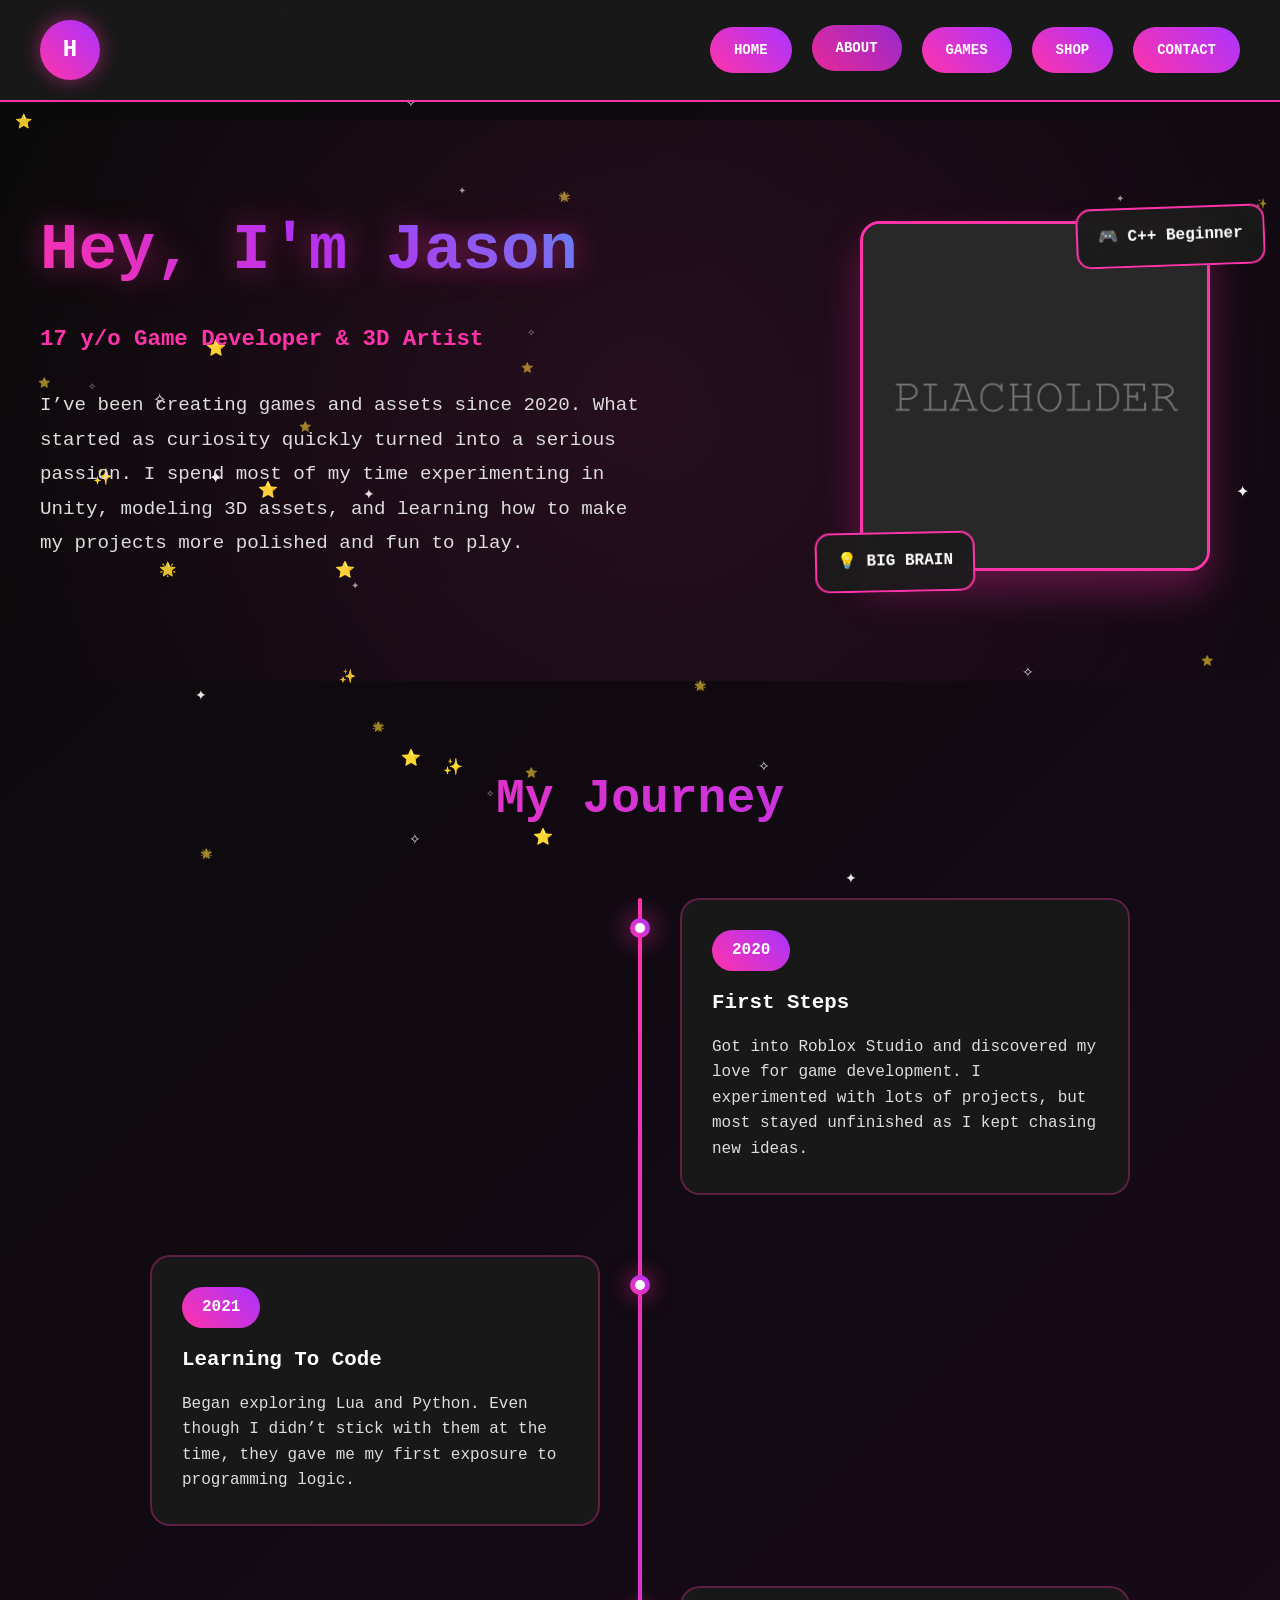
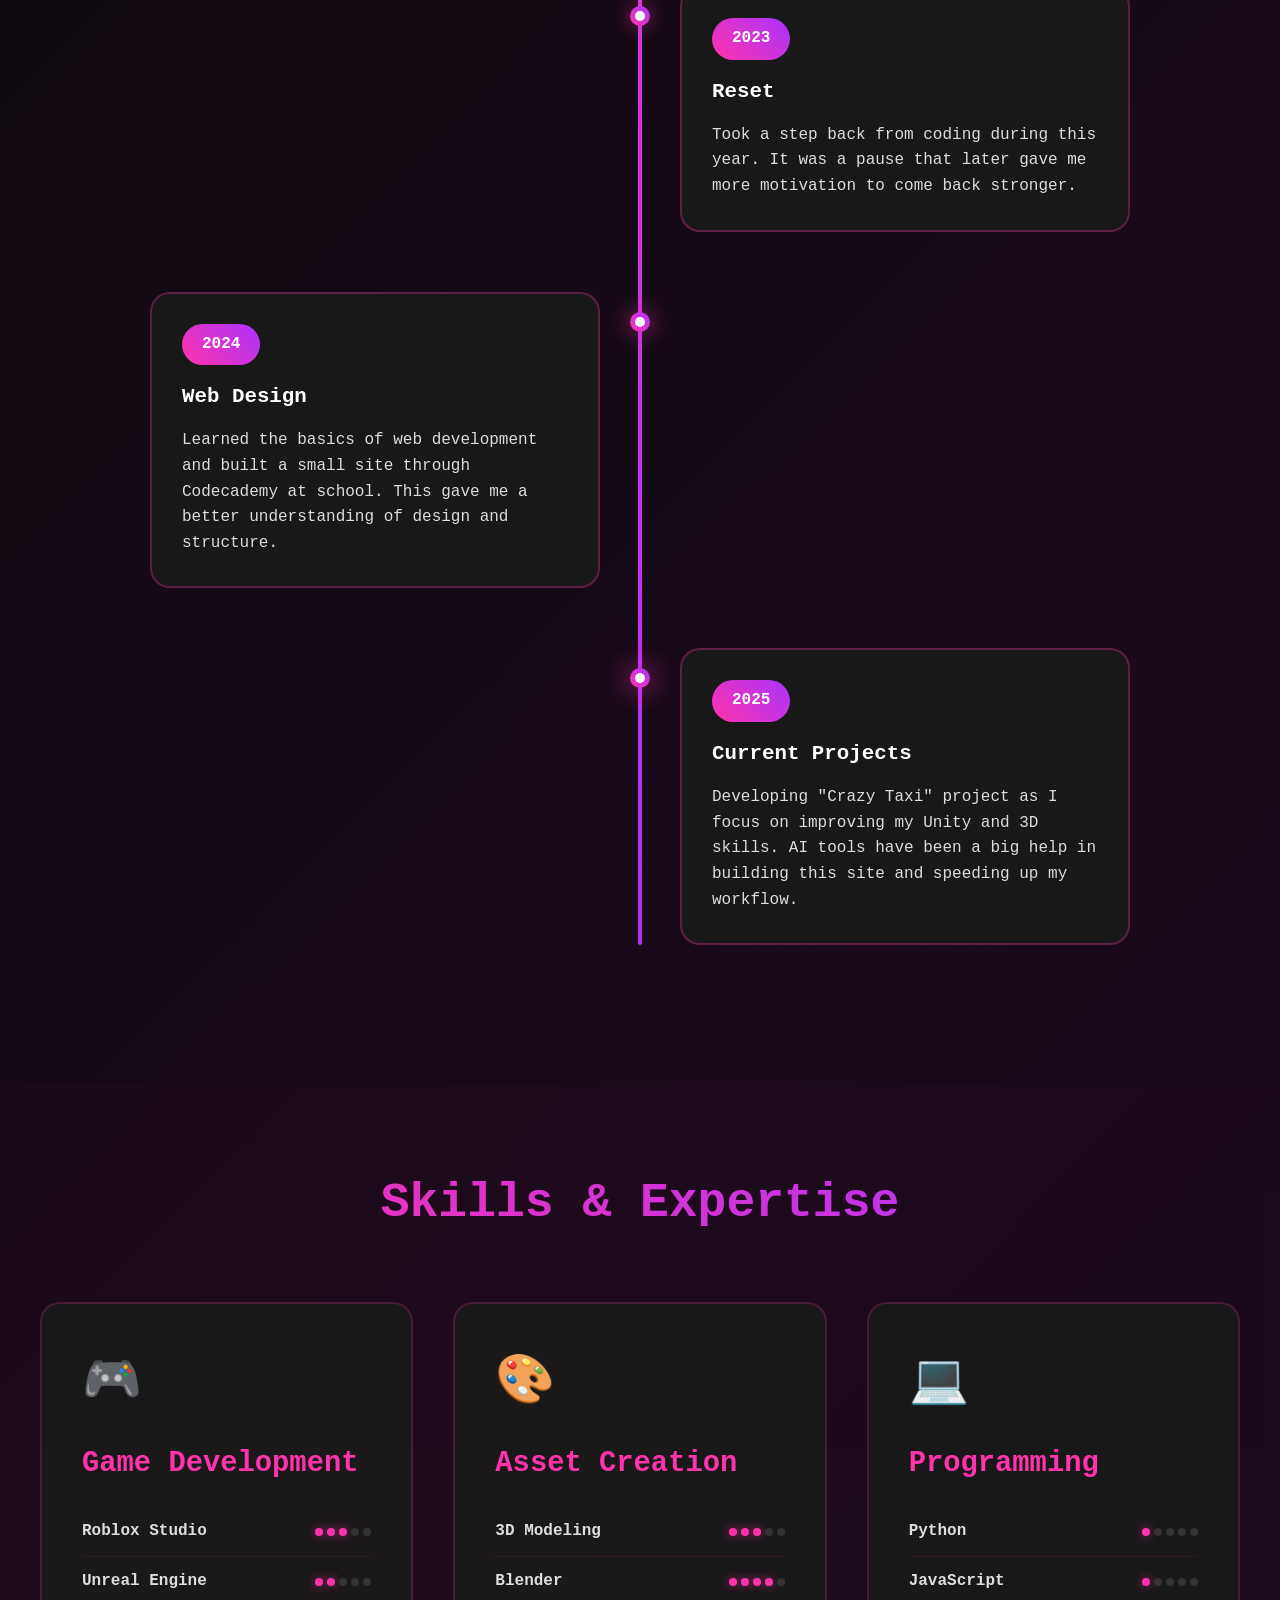
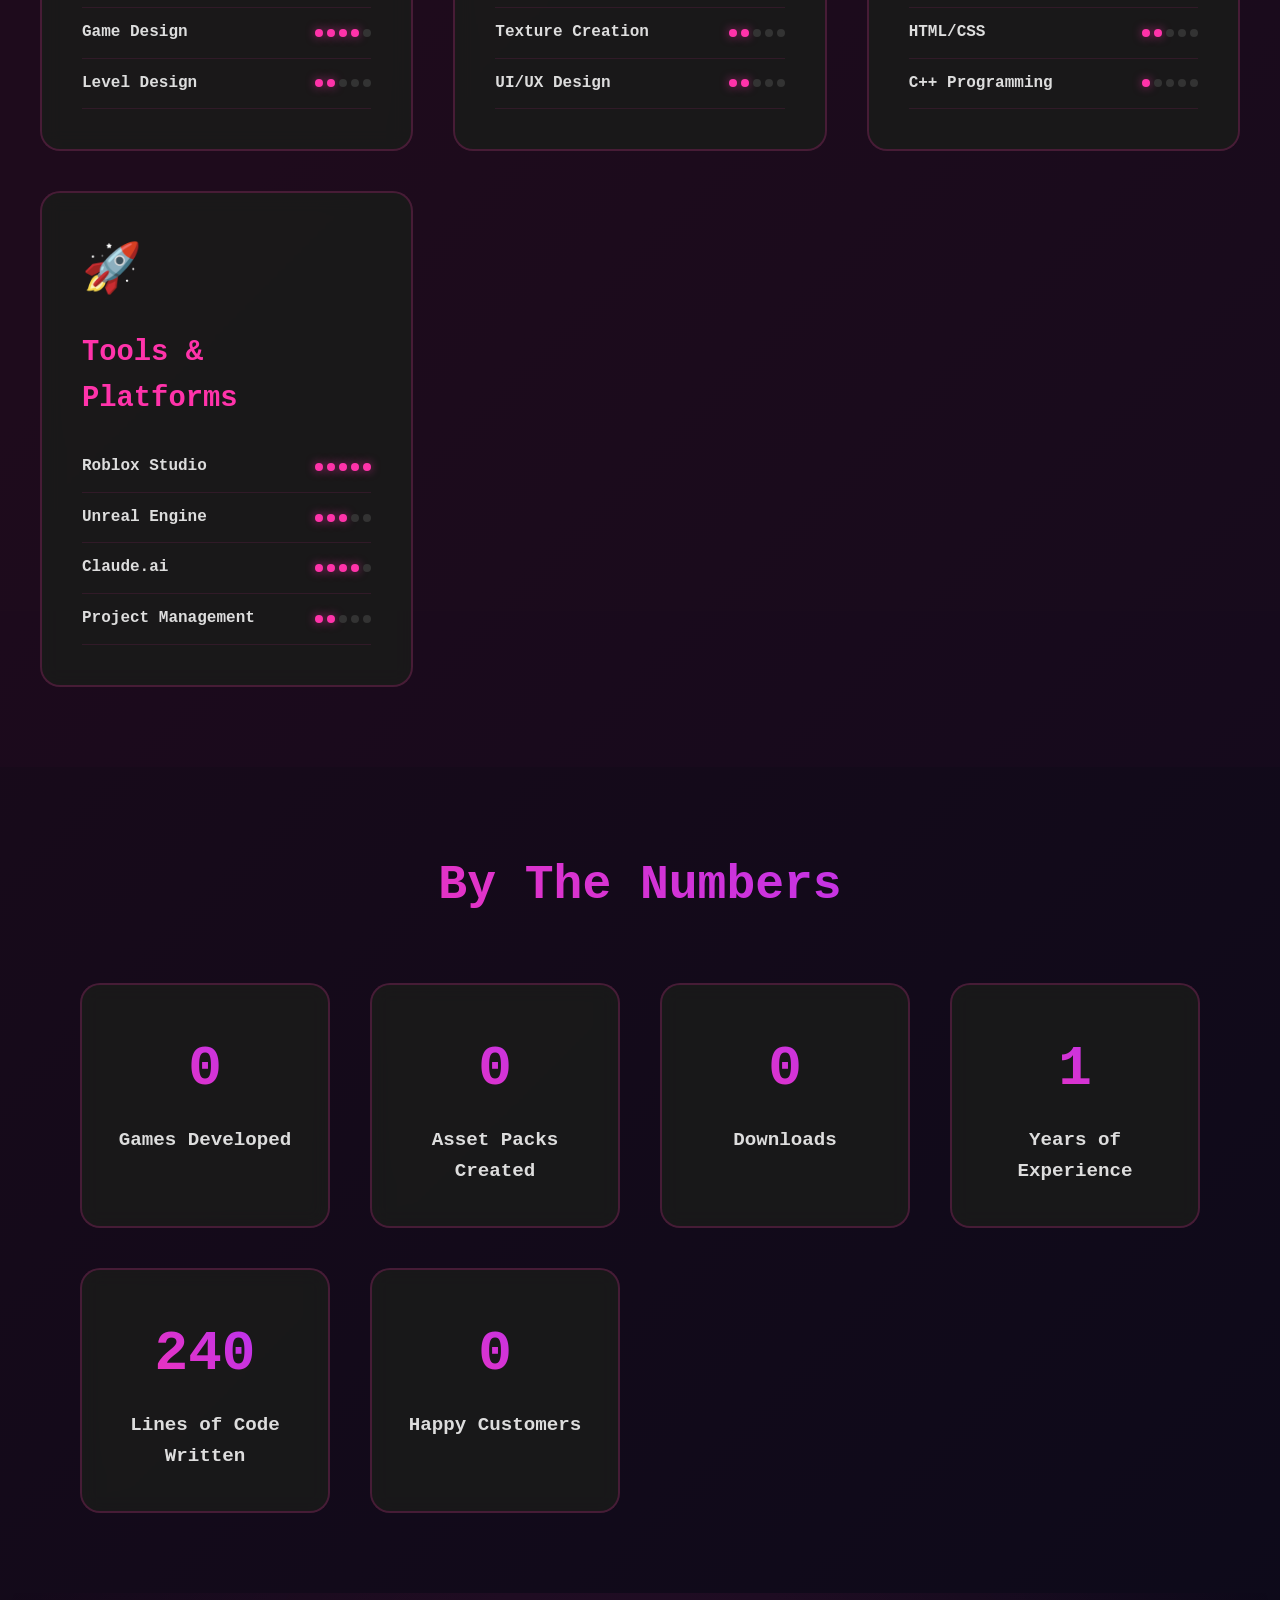
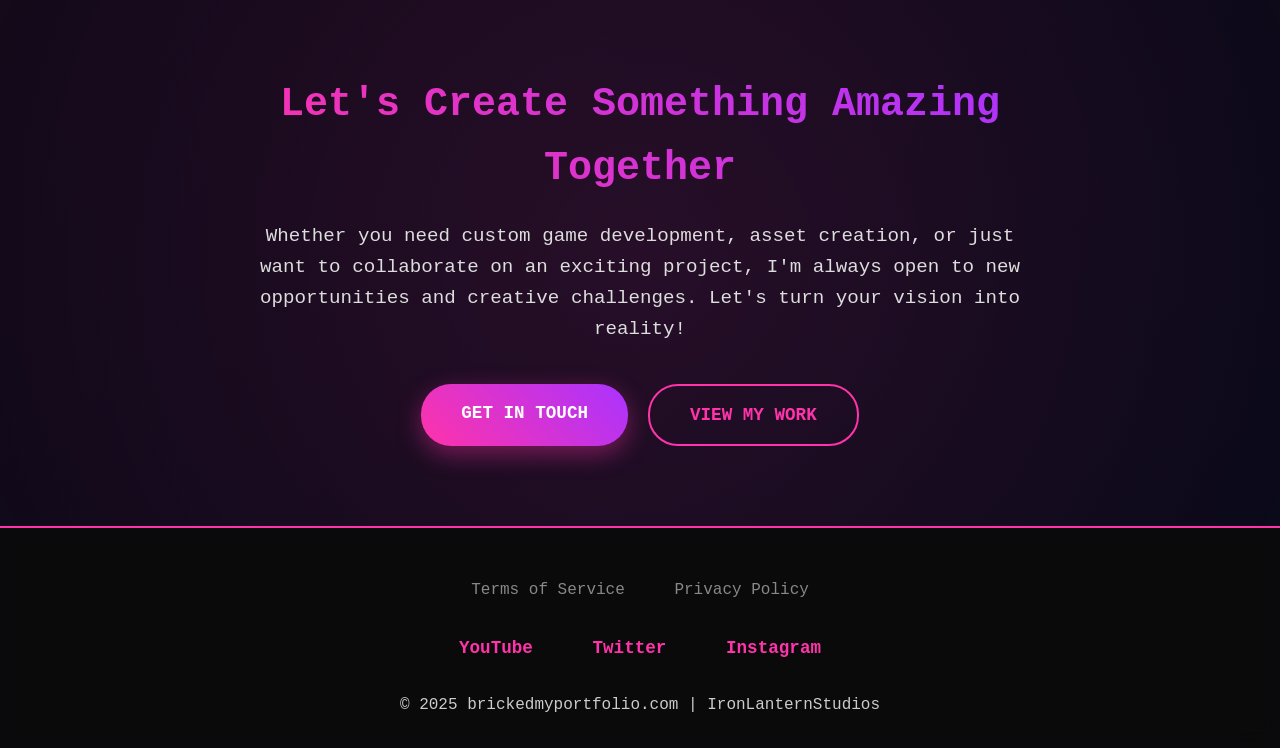
<file: about.html>
<!DOCTYPE html>
<html lang="en">
<head>
    <meta charset="UTF-8">
    <meta name="viewport" content="width=device-width, initial-scale=1.0">
    <title>About - brickedmyportfolio.com</title>
    <style>
        /* ===== BASE RESET & TYPOGRAPHY ===== */
        * {
            margin: 0;
            padding: 0;
            box-sizing: border-box;
        }

        body {
            background: linear-gradient(135deg, #0a0a0a 0%, #1a0a1a 50%, #0a0a1a 100%);
            color: #eee;
            font-family: "Courier New", monospace;
            line-height: 1.6;
            overflow-x: hidden;
            min-height: 100vh;
        }

        /* ===== ANIMATED STARFIELD BACKGROUND ===== */
        .bg-animation {
            position: fixed;
            top: 0;
            left: 0;
            width: 100%;
            height: 100%;
            z-index: -1;
            pointer-events: none;
        }

        .floating-star {
            position: absolute;
            color: #ffffff;
            font-size: 12px;
            opacity: 0.8;
            animation: float 10s infinite linear;
            pointer-events: none;
        }

        .floating-star.large {
            font-size: 16px;
            opacity: 1;
        }

        .floating-star.medium {
            font-size: 14px;
            opacity: 0.9;
        }

        .floating-star.small {
            font-size: 10px;
            opacity: 0.6;
        }

        @keyframes float {
            0% {
                transform: translateY(-10px) translateX(0) rotate(0deg);
                opacity: 0;
            }
            10% {
                opacity: 0.8;
            }
            90% {
                opacity: 0.8;
            }
            100% {
                transform: translateY(100vh) translateX(20px) rotate(360deg);
                opacity: 0;
            }
        }

        /* ===== HEADER & NAVIGATION ===== */
        header {
            display: flex;
            align-items: center;
            justify-content: space-between;
            padding: 20px 40px;
            background: rgba(26, 26, 26, 0.95);
            backdrop-filter: blur(15px);
            border-bottom: 2px solid #ff33aa;
            position: fixed;
            top: 0;
            left: 0;
            right: 0;
            z-index: 1000;
        }

        .logo-circle {
            width: 60px;
            height: 60px;
            border-radius: 50%;
            background: linear-gradient(45deg, #ff33aa, #aa33ff);
            display: flex;
            align-items: center;
            justify-content: center;
            text-decoration: none;
            color: white;
            font-weight: bold;
            font-size: 24px;
            transition: all 0.4s cubic-bezier(0.68, -0.55, 0.265, 1.55);
            box-shadow: 0 0 20px rgba(255, 51, 170, 0.5);
        }

        .logo-circle:hover {
            transform: scale(1.2) rotate(360deg);
            box-shadow: 0 0 30px rgba(255, 51, 170, 0.8);
        }

        nav {
            display: flex;
            gap: 20px;
        }

        nav a {
            background: linear-gradient(45deg, #ff33aa, #aa33ff);
            color: white;
            padding: 12px 24px;
            font-family: "Courier New", monospace;
            font-weight: bold;
            font-size: 14px;
            text-transform: uppercase;
            text-decoration: none;
            border-radius: 25px;
            transition: all 0.3s ease;
            position: relative;
            overflow: hidden;
        }

        nav a::before {
            content: '';
            position: absolute;
            top: 0;
            left: -100%;
            width: 100%;
            height: 100%;
            background: linear-gradient(90deg, transparent, rgba(255, 255, 255, 0.2), transparent);
            transition: left 0.5s;
        }

        nav a:hover::before {
            left: 100%;
        }

        nav a:hover {
            transform: translateY(-3px);
            box-shadow: 0 10px 20px rgba(255, 51, 170, 0.4);
        }

        nav a.current {
            background: linear-gradient(45deg, #e62999, #9929cc);
            transform: translateY(-2px);
        }

        /* ===== MAIN CONTENT WRAPPER ===== */
        .main-content {
            padding-top: 120px;
        }

        /* ===== HERO SECTION ===== */
        .about-hero {
            display: flex;
            align-items: center;
            justify-content: space-between;
            padding: 80px 40px;
            max-width: 1400px;
            margin: 0 auto;
            gap: 60px;
            background: radial-gradient(circle at center, rgba(255, 51, 170, 0.1), transparent);
        }

        .hero-text {
            flex: 1;
            max-width: 600px;
        }

        .hero-title {
            font-size: 4rem;
            font-weight: bold;
            margin-bottom: 20px;
            background: linear-gradient(45deg, #ff33aa, #aa33ff, #33aaff);
            -webkit-background-clip: text;
            -webkit-text-fill-color: transparent;
            background-clip: text;
            animation: glow 3s ease-in-out infinite alternate;
            text-shadow: 0 0 30px rgba(255, 51, 170, 0.5);
        }

        @keyframes glow {
            from { filter: brightness(1) hue-rotate(0deg); }
            to { filter: brightness(1.2) hue-rotate(10deg); }
        }

        .hero-subtitle {
            font-size: 1.4rem;
            color: #ff33aa;
            margin-bottom: 30px;
            font-weight: bold;
        }

        .hero-description {
            font-size: 1.2rem;
            color: #ddd;
            line-height: 1.8;
            margin-bottom: 40px;
        }

        .hero-image {
            flex: 0 0 400px;
            position: relative;
        }

        .profile-container {
            position: relative;
            width: 350px;
            height: 350px;
            margin: 0 auto;
        }

        .profile-image {
            width: 100%;
            height: 100%;
            border-radius: 20px;
            object-fit: cover;
            background: linear-gradient(45deg, #333, #555);
            border: 3px solid #ff33aa;
            transition: all 0.4s ease;
            box-shadow: 0 20px 40px rgba(255, 51, 170, 0.3);
        }

        .profile-image:hover {
            transform: scale(1.05) rotate(2deg);
            box-shadow: 0 25px 50px rgba(255, 51, 170, 0.5);
        }

        .floating-info {
            position: absolute;
            background: rgba(26, 26, 26, 0.9);
            backdrop-filter: blur(10px);
            border: 2px solid #ff33aa;
            border-radius: 15px;
            padding: 15px 20px;
            color: #fff;
            font-weight: bold;
            animation: floatInfo 4s ease-in-out infinite;
        }

        .floating-info.info1 {
            top: -20px;
            right: -50px;
            animation-delay: 0s;
        }

        .floating-info.info2 {
            bottom: -20px;
            left: -50px;
            animation-delay: 2s;
        }

        @keyframes floatInfo {
            0%, 100% { transform: translateY(0px) rotate(0deg); }
            50% { transform: translateY(-10px) rotate(1deg); }
        }

        /* ===== STORY SECTION ===== */
        .story-section {
            padding: 80px 40px;
            max-width: 1200px;
            margin: 0 auto;
        }

        .section-title {
            font-size: 3rem;
            text-align: center;
            margin-bottom: 60px;
            background: linear-gradient(45deg, #ff33aa, #aa33ff);
            -webkit-background-clip: text;
            -webkit-text-fill-color: transparent;
            background-clip: text;
        }

        .story-timeline {
            position: relative;
            margin: 60px 0;
        }

        .timeline-line {
            position: absolute;
            left: 50%;
            top: 0;
            bottom: 0;
            width: 4px;
            background: linear-gradient(to bottom, #ff33aa, #aa33ff);
            transform: translateX(-50%);
            border-radius: 2px;
        }

        .timeline-item {
            display: flex;
            justify-content: flex-end;
            padding-right: calc(50% + 40px);
            position: relative;
            margin-bottom: 60px;
            opacity: 0;
            animation: slideInLeft 0.8s ease-out forwards;
        }

        .timeline-item:nth-child(even) {
            justify-content: flex-start;
            padding-right: 0;
            padding-left: calc(50% + 40px);
        }

        .timeline-item:nth-child(1) { animation-delay: 0.2s; }
        .timeline-item:nth-child(2) { animation-delay: 0.4s; }
        .timeline-item:nth-child(3) { animation-delay: 0.6s; }
        .timeline-item:nth-child(4) { animation-delay: 0.8s; }
        .timeline-item:nth-child(5) { animation-delay: 1.0s; }

        @keyframes slideInLeft {
            from { opacity: 0; transform: translateX(-50px); }
            to { opacity: 1; transform: translateX(0); }
        }

        .timeline-content {
            background: rgba(26, 26, 26, 0.9);
            border: 2px solid rgba(255, 51, 170, 0.3);
            border-radius: 20px;
            padding: 30px;
            max-width: 450px;
            backdrop-filter: blur(10px);
            position: relative;
            transition: all 0.3s ease;
        }

        .timeline-content:hover {
            border-color: #ff33aa;
            transform: translateY(-5px);
            box-shadow: 0 20px 40px rgba(255, 51, 170, 0.3);
        }

        .timeline-year {
            background: linear-gradient(45deg, #ff33aa, #aa33ff);
            color: white;
            padding: 8px 20px;
            border-radius: 25px;
            font-weight: bold;
            display: inline-block;
            margin-bottom: 15px;
        }

        .timeline-title {
            color: #fff;
            font-size: 1.3rem;
            margin-bottom: 15px;
            font-weight: bold;
        }

        .timeline-description {
            color: #ddd;
            line-height: 1.6;
        }

        .timeline-dot {
            position: absolute;
            left: 50%;
            top: 20px;
            width: 20px;
            height: 20px;
            background: linear-gradient(45deg, #ff33aa, #aa33ff);
            border-radius: 50%;
            transform: translateX(-50%);
            box-shadow: 0 0 20px rgba(255, 51, 170, 0.6);
            z-index: 2;
        }

        .timeline-dot::after {
            content: '';
            position: absolute;
            top: 50%;
            left: 50%;
            width: 10px;
            height: 10px;
            background: white;
            border-radius: 50%;
            transform: translate(-50%, -50%);
        }

        /* ===== SKILLS SECTION ===== */
        .skills-section {
            padding: 80px 40px;
            background: rgba(255, 51, 170, 0.02);
        }

        .skills-container {
            max-width: 1200px;
            margin: 0 auto;
        }

        .skills-grid {
            display: grid;
            grid-template-columns: repeat(auto-fit, minmax(300px, 1fr));
            gap: 40px;
            margin-top: 60px;
        }

        .skill-category {
            background: rgba(26, 26, 26, 0.9);
            border-radius: 20px;
            padding: 40px;
            border: 2px solid rgba(255, 51, 170, 0.2);
            backdrop-filter: blur(10px);
            transition: all 0.4s ease;
            position: relative;
            overflow: hidden;
        }

        .skill-category:hover {
            border-color: #ff33aa;
            transform: translateY(-10px);
            box-shadow: 0 30px 60px rgba(255, 51, 170, 0.2);
        }

        .skill-category::before {
            content: '';
            position: absolute;
            top: 0;
            left: -100%;
            width: 100%;
            height: 100%;
            background: linear-gradient(90deg, transparent, rgba(255, 51, 170, 0.05), transparent);
            transition: left 0.6s;
        }

        .skill-category:hover::before {
            left: 100%;
        }

        .skill-icon {
            font-size: 3rem;
            margin-bottom: 20px;
            display: block;
        }

        .skill-title {
            font-size: 1.8rem;
            color: #ff33aa;
            margin-bottom: 20px;
            font-weight: bold;
        }

        .skill-list {
            list-style: none;
        }

        .skill-item {
            display: flex;
            justify-content: space-between;
            align-items: center;
            padding: 12px 0;
            border-bottom: 1px solid rgba(255, 51, 170, 0.1);
        }

        .skill-name {
            color: #ddd;
            font-weight: bold;
        }

        .skill-level {
            display: flex;
            gap: 4px;
        }

        .skill-dot {
            width: 8px;
            height: 8px;
            border-radius: 50%;
            background: #333;
            transition: all 0.3s ease;
        }

        .skill-dot.active {
            background: #ff33aa;
            box-shadow: 0 0 10px rgba(255, 51, 170, 0.6);
        }

        /* ===== STATS SECTION ===== */
        .stats-section {
            padding: 80px 40px;
            max-width: 1200px;
            margin: 0 auto;
        }

        .stats-grid {
            display: grid;
            grid-template-columns: repeat(auto-fit, minmax(250px, 1fr));
            gap: 40px;
            margin-top: 60px;
        }

        .stat-card {
            text-align: center;
            background: rgba(26, 26, 26, 0.9);
            border-radius: 20px;
            padding: 40px 30px;
            border: 2px solid rgba(255, 51, 170, 0.2);
            backdrop-filter: blur(10px);
            transition: all 0.3s ease;
            position: relative;
            overflow: hidden;
        }

        .stat-card:hover {
            border-color: #ff33aa;
            transform: translateY(-10px);
            box-shadow: 0 20px 40px rgba(255, 51, 170, 0.3);
        }

        .stat-number {
            font-size: 3.5rem;
            font-weight: bold;
            background: linear-gradient(45deg, #ff33aa, #aa33ff);
            -webkit-background-clip: text;
            -webkit-text-fill-color: transparent;
            background-clip: text;
            margin-bottom: 10px;
            display: block;
        }

        .stat-label {
            color: #ddd;
            font-size: 1.2rem;
            font-weight: bold;
        }

        /* ===== CONTACT CTA SECTION ===== */
        .contact-cta {
            padding: 80px 40px;
            text-align: center;
            background: radial-gradient(circle at center, rgba(255, 51, 170, 0.1), transparent);
        }

        .cta-content {
            max-width: 800px;
            margin: 0 auto;
        }

        .cta-title {
            font-size: 2.5rem;
            color: #fff;
            margin-bottom: 20px;
            background: linear-gradient(45deg, #ff33aa, #aa33ff);
            -webkit-background-clip: text;
            -webkit-text-fill-color: transparent;
            background-clip: text;
        }

        .cta-description {
            font-size: 1.2rem;
            color: #ddd;
            margin-bottom: 40px;
            line-height: 1.6;
        }

        .cta-buttons {
            display: flex;
            gap: 20px;
            justify-content: center;
            flex-wrap: wrap;
        }

        .cta-button {
            padding: 15px 40px;
            font-size: 1.1rem;
            font-weight: bold;
            text-transform: uppercase;
            text-decoration: none;
            border-radius: 30px;
            transition: all 0.4s ease;
            position: relative;
            overflow: hidden;
        }

        .cta-primary {
            background: linear-gradient(45deg, #ff33aa, #aa33ff);
            color: white;
            box-shadow: 0 8px 25px rgba(255, 51, 170, 0.4);
        }

        .cta-secondary {
            background: transparent;
            color: #ff33aa;
            border: 2px solid #ff33aa;
        }

        .cta-button:hover {
            transform: translateY(-5px) scale(1.05);
        }

        .cta-primary:hover {
            box-shadow: 0 15px 35px rgba(255, 51, 170, 0.6);
        }

        .cta-secondary:hover {
            background: rgba(255, 51, 170, 0.1);
        }

        /* ===== FOOTER ===== */
        footer {
            background: rgba(10, 10, 10, 0.9);
            padding: 50px 20px 30px;
            text-align: center;
            border-top: 2px solid #ff33aa;
            backdrop-filter: blur(10px);
        }

        .footer-content {
            max-width: 800px;
            margin: 0 auto;
        }

        .footer-links {
            margin-bottom: 30px;
        }

        .footer-links a {
            color: #888;
            text-decoration: none;
            margin: 0 20px;
            font-size: 1rem;
            transition: all 0.3s ease;
        }

        .footer-links a:hover {
            color: #ff33aa;
            transform: translateY(-2px);
        }

        .footer-social {
            margin-bottom: 30px;
        }

        .footer-social a {
            color: #ff33aa;
            text-decoration: none;
            margin: 0 25px;
            font-weight: bold;
            font-size: 1.1rem;
            transition: all 0.3s ease;
        }

        .footer-social a:hover {
            color: #aa33ff;
            transform: scale(1.1);
        }

        .copyright {
            color: #ccc;
            font-size: 1rem;
        }

        /* ===== RESPONSIVE DESIGN ===== */
        @media (max-width: 1024px) {
            .about-hero {
                flex-direction: column;
                text-align: center;
                gap: 40px;
            }

            .hero-image {
                flex: none;
            }

            .profile-container {
                width: 300px;
                height: 300px;
            }

            .floating-info {
                position: static;
                display: inline-block;
                margin: 10px;
            }
        }

        @media (max-width: 768px) {
            header {
                flex-direction: column;
                gap: 20px;
                padding: 20px;
            }

            .main-content {
                padding-top: 160px;
            }

            nav {
                flex-wrap: wrap;
                justify-content: center;
            }

            nav a {
                font-size: 12px;
                padding: 10px 16px;
            }

            .hero-title {
                font-size: 2.5rem;
            }

            .section-title {
                font-size: 2.2rem;
            }

            .about-hero {
                padding: 60px 20px;
            }

            .story-section,
            .skills-section,
            .stats-section,
            .contact-cta {
                padding: 60px 20px;
            }

            .timeline-line {
                left: 30px;
            }

            .timeline-item {
                padding-left: 80px;
                padding-right: 0;
                justify-content: flex-start;
            }

            .timeline-item:nth-child(even) {
                padding-left: 80px;
                padding-right: 0;
            }

            .timeline-dot {
                left: 30px;
            }

            .skills-grid {
                grid-template-columns: 1fr;
                gap: 30px;
            }

            .stats-grid {
                grid-template-columns: repeat(2, 1fr);
                gap: 30px;
            }

            .cta-buttons {
                flex-direction: column;
                align-items: center;
            }
        }

        @media (max-width: 480px) {
            .hero-title {
                font-size: 2rem;
            }

            .section-title {
                font-size: 1.8rem;
            }

            .about-hero {
                padding: 40px 15px;
            }

            .story-section,
            .skills-section,
            .stats-section,
            .contact-cta {
                padding: 50px 15px;
            }

            .profile-container {
                width: 250px;
                height: 250px;
            }

            .timeline-content {
                padding: 20px;
            }

            .skill-category {
                padding: 30px 20px;
            }

            .stats-grid {
                grid-template-columns: 1fr;
            }

            .stat-number {
                font-size: 2.5rem;
            }
        }
    </style>
</head>
<body>
    <!-- Animated Starfield Background -->
    <div class="bg-animation" id="bg-animation"></div>

    <!-- Header -->
    <header>
        <a href="index.html" class="logo-circle">
            H
        </a>
        <nav>
            <a href="index.html">Home</a>
            <a href="about.html" class="current">About</a>
            <a href="games.html">Games</a>
            <a href="shop.html">Shop</a>
            <a href="contact.html">Contact</a>
        </nav>
    </header>

    <!-- Main Content Wrapper -->
    <div class="main-content">
        <!-- Hero Section -->
        <section class="about-hero">
            <div class="hero-text">
                <h1 class="hero-title">Hey, I'm Jason</h1>
                <p class="hero-subtitle">17 y/o Game Developer & 3D Artist</p>
                <p class="hero-description">
                    I’ve been creating games and assets since 2020. What started as curiosity quickly turned 
                    into a serious passion. I spend most of my time experimenting in Unity, modeling 3D assets, 
                    and learning how to make my projects more polished and fun to play.
                </p>
            </div>
            <div class="hero-image">
                <div class="profile-container">
                    <img src="media/PLACEHOLDER.jpg" alt="Jason - Game Developer" class="profile-image">
                    <div class="floating-info info1">🎮 C++ Beginner</div>
                    <div class="floating-info info2">💡 BIG BRAIN</div>
                </div>
            </div>
        </section>

        <!-- My Story Timeline -->
        <section class="story-section">
            <h2 class="section-title">My Journey</h2>
            <div class="story-timeline">
                <div class="timeline-line"></div>
                
                <div class="timeline-item">
                    <div class="timeline-content">
                        <span class="timeline-year">2020</span>
                        <h3 class="timeline-title">First Steps</h3>
                        <p class="timeline-description">
                            Got into Roblox Studio and discovered my love for game development. I experimented 
                            with lots of projects, but most stayed unfinished as I kept chasing new ideas.
                        </p>
                    </div>
                    <div class="timeline-dot"></div>
                </div>

                <div class="timeline-item">
                    <div class="timeline-content">
                        <span class="timeline-year">2021</span>
                        <h3 class="timeline-title">Learning To Code</h3>
                        <p class="timeline-description">
                            Began exploring Lua and Python. Even though I didn’t stick with them at 
                            the time, they gave me my first exposure to programming logic.
                        </p>
                    </div>
                    <div class="timeline-dot"></div>
                </div>

                <div class="timeline-item">
                    <div class="timeline-content">
                        <span class="timeline-year">2023</span>
                        <h3 class="timeline-title">Reset</h3>
                        <p class="timeline-description">
                            Took a step back from coding during this year. It was a 
                            pause that later gave me more motivation to come back stronger.
                        </p>
                    </div>
                    <div class="timeline-dot"></div>
                </div>

                <div class="timeline-item">
                    <div class="timeline-content">
                        <span class="timeline-year">2024</span>
                        <h3 class="timeline-title">Web Design</h3>
                        <p class="timeline-description">
                            Learned the basics of web development and built a small site through Codecademy 
                            at school. This gave me a better understanding of design and structure.
                        </p>
                    </div>
                    <div class="timeline-dot"></div>
                </div>

                <div class="timeline-item">
                    <div class="timeline-content">
                        <span class="timeline-year">2025</span>
                        <h3 class="timeline-title">Current Projects</h3>
                        <p class="timeline-description">
                            Developing "Crazy Taxi" project as I focus on improving my Unity and 3D skills. 
                            AI tools have been a big help in building this site and speeding up my workflow.
                        </p>
                    </div>
                    <div class="timeline-dot"></div>
                </div>
            </div>
        </section>

        <!-- Skills Section -->
        <section class="skills-section">
            <div class="skills-container">
                <h2 class="section-title">Skills & Expertise</h2>
                <div class="skills-grid">
                    <div class="skill-category">
                        <span class="skill-icon">🎮</span>
                        <h3 class="skill-title">Game Development</h3>
                        <ul class="skill-list">
                            <li class="skill-item">
                                <span class="skill-name">Roblox Studio</span>
                                <div class="skill-level">
                                    <span class="skill-dot active"></span>
                                    <span class="skill-dot active"></span>
                                    <span class="skill-dot active"></span>
                                    <span class="skill-dot"></span>
                                    <span class="skill-dot"></span>
                                </div>
                            </li>
                            <li class="skill-item">
                                <span class="skill-name">Unreal Engine</span>
                                <div class="skill-level">
                                    <span class="skill-dot active"></span>
                                    <span class="skill-dot active"></span>
                                    <span class="skill-dot"></span>
                                    <span class="skill-dot"></span>
                                    <span class="skill-dot"></span>
                                </div>
                            </li>
                            <li class="skill-item">
                                <span class="skill-name">Game Design</span>
                                <div class="skill-level">
                                    <span class="skill-dot active"></span>
                                    <span class="skill-dot active"></span>
                                    <span class="skill-dot active"></span>
                                    <span class="skill-dot active"></span>
                                    <span class="skill-dot"></span>
                                </div>
                            </li>
                            <li class="skill-item">
                                <span class="skill-name">Level Design</span>
                                <div class="skill-level">
                                    <span class="skill-dot active"></span>
                                    <span class="skill-dot active"></span>
                                    <span class="skill-dot"></span>
                                    <span class="skill-dot"></span>
                                    <span class="skill-dot"></span>
                                </div>
                            </li>
                        </ul>
                    </div>

                    <div class="skill-category">
                        <span class="skill-icon">🎨</span>
                        <h3 class="skill-title">Asset Creation</h3>
                        <ul class="skill-list">
                            <li class="skill-item">
                                <span class="skill-name">3D Modeling</span>
                                <div class="skill-level">
                                    <span class="skill-dot active"></span>
                                    <span class="skill-dot active"></span>
                                    <span class="skill-dot active"></span>
                                    <span class="skill-dot"></span>
                                    <span class="skill-dot"></span>
                                </div>
                            </li>
                            <li class="skill-item">
                                <span class="skill-name">Blender</span>
                                <div class="skill-level">
                                    <span class="skill-dot active"></span>
                                    <span class="skill-dot active"></span>
                                    <span class="skill-dot active"></span>
                                    <span class="skill-dot active"></span>
                                    <span class="skill-dot"></span>
                                </div>
                            </li>
                            <li class="skill-item">
                                <span class="skill-name">Texture Creation</span>
                                <div class="skill-level">
                                    <span class="skill-dot active"></span>
                                    <span class="skill-dot active"></span>
                                    <span class="skill-dot"></span>
                                    <span class="skill-dot"></span>
                                    <span class="skill-dot"></span>
                                </div>
                            </li>
                            <li class="skill-item">
                                <span class="skill-name">UI/UX Design</span>
                                <div class="skill-level">
                                    <span class="skill-dot active"></span>
                                    <span class="skill-dot active"></span>
                                    <span class="skill-dot active"></span>
                                    <span class="skill-dot"></span>
                                    <span class="skill-dot"></span>
                                </div>
                            </li>
                        </ul>
                    </div>

                    <div class="skill-category">
                        <span class="skill-icon">💻</span>
                        <h3 class="skill-title">Programming</h3>
                        <ul class="skill-list">
                            <li class="skill-item">
                                <span class="skill-name">Python</span>
                                <div class="skill-level">
                                    <span class="skill-dot active"></span>
                                    <span class="skill-dot"></span>
                                    <span class="skill-dot"></span>
                                    <span class="skill-dot"></span>
                                    <span class="skill-dot"></span>
                                </div>
                            </li>
                            <li class="skill-item">
                                <span class="skill-name">JavaScript</span>
                                <div class="skill-level">
                                    <span class="skill-dot active"></span>
                                    <span class="skill-dot"></span>
                                    <span class="skill-dot"></span>
                                    <span class="skill-dot"></span>
                                    <span class="skill-dot"></span>
                                </div>
                            </li>
                            <li class="skill-item">
                                <span class="skill-name">HTML/CSS</span>
                                <div class="skill-level">
                                    <span class="skill-dot active"></span>
                                    <span class="skill-dot active"></span>
                                    <span class="skill-dot"></span>
                                    <span class="skill-dot"></span>
                                    <span class="skill-dot"></span>
                                </div>
                            </li>
                            <li class="skill-item">
                                <span class="skill-name">C++ Programming</span>
                                <div class="skill-level">
                                    <span class="skill-dot active"></span>
                                    <span class="skill-dot"></span>
                                    <span class="skill-dot"></span>
                                    <span class="skill-dot"></span>
                                    <span class="skill-dot"></span>
                                </div>
                            </li>
                        </ul>
                    </div>

                    <div class="skill-category">
                        <span class="skill-icon">🚀</span>
                        <h3 class="skill-title">Tools & Platforms</h3>
                        <ul class="skill-list">
                            <li class="skill-item">
                                <span class="skill-name">Roblox Studio</span>
                                <div class="skill-level">
                                    <span class="skill-dot active"></span>
                                    <span class="skill-dot active"></span>
                                    <span class="skill-dot active"></span>
                                    <span class="skill-dot active"></span>
                                    <span class="skill-dot active"></span>
                                </div>
                            </li>
                            <li class="skill-item">
                                <span class="skill-name">Unreal Engine</span>
                                <div class="skill-level">
                                    <span class="skill-dot active"></span>
                                    <span class="skill-dot active"></span>
                                    <span class="skill-dot active"></span>
                                    <span class="skill-dot"></span>
                                    <span class="skill-dot"></span>
                                </div>
                            </li>
                            <li class="skill-item">
                                <span class="skill-name">Claude.ai</span>
                                <div class="skill-level">
                                    <span class="skill-dot active"></span>
                                    <span class="skill-dot active"></span>
                                    <span class="skill-dot active"></span>
                                    <span class="skill-dot active"></span>
                                    <span class="skill-dot"></span>
                                </div>
                            </li>
                            <li class="skill-item">
                                <span class="skill-name">Project Management</span>
                                <div class="skill-level">
                                    <span class="skill-dot active"></span>
                                    <span class="skill-dot active"></span>
                                    <span class="skill-dot"></span>
                                    <span class="skill-dot"></span>
                                    <span class="skill-dot"></span>
                                </div>
                            </li>
                        </ul>
                    </div>
                </div>
            </div>
        </section>

        <!-- Stats Section -->
        <section class="stats-section">
            <h2 class="section-title">By The Numbers</h2>
            <div class="stats-grid">
                <div class="stat-card">
                    <span class="stat-number" data-target="0">0</span>
                    <div class="stat-label">Games Developed</div>
                </div>
                <div class="stat-card">
                    <span class="stat-number" data-target="0">0</span>
                    <div class="stat-label">Asset Packs Created</div>
                </div>
                <div class="stat-card">
                    <span class="stat-number" data-target="0">0</span>
                    <div class="stat-label">Downloads</div>
                </div>
                <div class="stat-card">
                    <span class="stat-number" data-target="5">0</span>
                    <div class="stat-label">Years of Experience</div>
                </div>
                <div class="stat-card">
                    <span class="stat-number" data-target="1200">0</span>
                    <div class="stat-label">Lines of Code Written</div>
                </div>
                <div class="stat-card">
                    <span class="stat-number" data-target="1">0</span>
                    <div class="stat-label">Happy Customers</div>
                </div>
            </div>
        </section>

        <!-- Contact CTA -->
        <section class="contact-cta">
            <div class="cta-content">
                <h2 class="cta-title">Let's Create Something Amazing Together</h2>
                <p class="cta-description">
                    Whether you need custom game development, asset creation, or just want to collaborate on 
                    an exciting project, I'm always open to new opportunities and creative challenges. 
                    Let's turn your vision into reality!
                </p>
                <div class="cta-buttons">
                    <a href="contact.html" class="cta-button cta-primary">Get In Touch</a>
                    <a href="games.html" class="cta-button cta-secondary">View My Work</a>
                </div>
            </div>
        </section>
    </div>

    <!-- Footer -->
    <footer>
        <div class="footer-content">
            <div class="footer-links">
                <a href="terms.html">Terms of Service</a>
                <a href="privacy.html">Privacy Policy</a>
            </div>
            <div class="footer-social">
                <a href="https://youtube.com" target="_blank">YouTube</a>
                <a href="#" target="_blank">Twitter</a>
                <a href="#" target="_blank">Instagram</a>
            </div>
            <div class="copyright">© 2025 brickedmyportfolio.com | IronLanternStudios</div>
        </div>
    </footer>

    <script>
        // ===== STARFIELD ANIMATION =====
        function createFloatingStars() {
            const bgAnimation = document.getElementById('bg-animation');
            const starCount = 50;
            const starTypes = ['⭐', '✨', '🌟', '⭐', '✦', '✧'];
            
            for (let i = 0; i < starCount; i++) {
                const star = document.createElement('div');
                star.className = 'floating-star';
                
                star.innerHTML = starTypes[Math.floor(Math.random() * starTypes.length)];
                
                const sizes = ['small', 'medium', 'large'];
                const randomSize = sizes[Math.floor(Math.random() * sizes.length)];
                star.classList.add(randomSize);
                
                star.style.left = Math.random() * 100 + '%';
                star.style.top = Math.random() * 100 + '%';
                star.style.animationDelay = Math.random() * 10 + 's';
                star.style.animationDuration = (8 + Math.random() * 6) + 's';
                
                bgAnimation.appendChild(star);
            }
        }

        // ===== COUNTER ANIMATION =====
        function animateCounters() {
            const statNumbers = document.querySelectorAll('.stat-number');
            const observerOptions = {
                threshold: 0.5,
                rootMargin: '0px 0px -100px 0px'
            };

            const observer = new IntersectionObserver((entries) => {
                entries.forEach(entry => {
                    if (entry.isIntersecting) {
                        const target = entry.target;
                        const finalValue = parseInt(target.getAttribute('data-target'));
                        
                        animateCounter(target, finalValue);
                        observer.unobserve(target);
                    }
                });
            }, observerOptions);

            statNumbers.forEach(stat => {
                observer.observe(stat);
            });
        }

        function animateCounter(element, target) {
            let current = 0;
            const increment = target / 100;
            const duration = 2000; // 2 seconds
            const stepTime = duration / 100;

            const timer = setInterval(() => {
                current += increment;
                if (current >= target) {
                    element.textContent = target >= 1000 ? (target / 1000) + 'k' : target;
                    clearInterval(timer);
                } else {
                    const displayValue = Math.floor(current);
                    element.textContent = displayValue >= 1000 ? Math.floor(displayValue / 1000) + 'k' : displayValue;
                }
            }, stepTime);
        }

        // ===== SKILL LEVEL ANIMATION =====
        function animateSkills() {
            const skillCategories = document.querySelectorAll('.skill-category');
            const observerOptions = {
                threshold: 0.3,
                rootMargin: '0px 0px -50px 0px'
            };

            const observer = new IntersectionObserver((entries) => {
                entries.forEach(entry => {
                    if (entry.isIntersecting) {
                        const skillItems = entry.target.querySelectorAll('.skill-item');
                        
                        skillItems.forEach((item, index) => {
                            setTimeout(() => {
                                const dots = item.querySelectorAll('.skill-dot');
                                const activeDots = item.querySelectorAll('.skill-dot.active');
                                
                                dots.forEach(dot => dot.classList.remove('active'));
                                
                                activeDots.forEach((dot, dotIndex) => {
                                    setTimeout(() => {
                                        dots[dotIndex].classList.add('active');
                                    }, dotIndex * 100);
                                });
                            }, index * 200);
                        });
                        
                        observer.unobserve(entry.target);
                    }
                });
            }, observerOptions);

            skillCategories.forEach(category => {
                observer.observe(category);
            });
        }

        // ===== TIMELINE ANIMATION =====
        function setupTimelineObserver() {
            const timelineItems = document.querySelectorAll('.timeline-item');
            const observerOptions = {
                threshold: 0.1,
                rootMargin: '0px 0px -50px 0px'
            };

            const observer = new IntersectionObserver((entries) => {
                entries.forEach(entry => {
                    if (entry.isIntersecting) {
                        entry.target.style.animationPlayState = 'running';
                    }
                });
            }, observerOptions);

            timelineItems.forEach(item => {
                observer.observe(item);
            });
        }

        // ===== PARALLAX SCROLLING =====
        function addParallaxEffect() {
            window.addEventListener('scroll', () => {
                const scrolled = window.pageYOffset;
                const heroSection = document.querySelector('.about-hero');
                const profileImage = document.querySelector('.profile-image');
                
                if (heroSection) {
                    heroSection.style.transform = `translateY(${scrolled * 0.3}px)`;
                }
                
                if (profileImage) {
                    profileImage.style.transform = `translateY(${scrolled * 0.1}px) scale(${1 + scrolled * 0.0001})`;
                }
                
                const stars = document.querySelectorAll('.floating-star');
                stars.forEach((star, index) => {
                    const speed = (index % 3 + 1) * 0.05;
                    star.style.transform = `translateY(${scrolled * speed}px) rotate(${scrolled * 0.02}deg)`;
                });
            });
        }

        // ===== FLOATING INFO ANIMATION =====
        function enhanceFloatingInfo() {
            const floatingInfos = document.querySelectorAll('.floating-info');
            
            floatingInfos.forEach((info, index) => {
                setInterval(() => {
                    info.style.transform = `translateY(${Math.sin(Date.now() * 0.001 + index) * 5}px) rotate(${Math.sin(Date.now() * 0.0005 + index) * 2}deg)`;
                }, 16); // ~60fps
            });
        }

        // ===== SKILL CATEGORY HOVER EFFECTS =====
        function addSkillCategoryEffects() {
            const skillCategories = document.querySelectorAll('.skill-category');
            
            skillCategories.forEach(category => {
                category.addEventListener('mouseenter', function() {
                    this.style.transform = 'translateY(-10px) rotateX(2deg) rotateY(1deg)';
                });
                
                category.addEventListener('mouseleave', function() {
                    this.style.transform = 'translateY(0) rotateX(0) rotateY(0)';
                });
            });
        }

        // ===== STAT CARD INTERACTIONS =====
        function addStatCardEffects() {
            const statCards = document.querySelectorAll('.stat-card');
            
            statCards.forEach(card => {
                card.addEventListener('mouseenter', function() {
                    this.style.transform = 'translateY(-10px) scale(1.02)';
                });
                
                card.addEventListener('mouseleave', function() {
                    this.style.transform = 'translateY(0) scale(1)';
                });
            });
        }

        // ===== TIMELINE DOT GLOW EFFECT =====
        function addTimelineDotEffects() {
            const timelineDots = document.querySelectorAll('.timeline-dot');
            
            timelineDots.forEach((dot, index) => {
                setInterval(() => {
                    const intensity = Math.sin(Date.now() * 0.003 + index) * 0.5 + 0.5;
                    dot.style.boxShadow = `0 0 ${20 + intensity * 10}px rgba(255, 51, 170, ${0.6 + intensity * 0.4})`;
                }, 50);
            });
        }

        // ===== EASTER EGG - KONAMI CODE =====
        let konamiCode = [];
        const konamiSequence = [38, 38, 40, 40, 37, 39, 37, 39, 66, 65]; // Up, Up, Down, Down, Left, Right, Left, Right, B, A
        
        function initKonamiCode() {
            document.addEventListener('keydown', function(e) {
                konamiCode.push(e.keyCode);
                if (konamiCode.length > konamiSequence.length) {
                    konamiCode.shift();
                }
                
                if (JSON.stringify(konamiCode) === JSON.stringify(konamiSequence)) {
                    // Activate special effect
                    document.body.style.filter = 'hue-rotate(180deg) brightness(1.3) saturate(1.5)';
                    
                    // Make all skill dots max level
                    const skillDots = document.querySelectorAll('.skill-dot');
                    skillDots.forEach(dot => {
                        dot.classList.add('active');
                        dot.style.background = 'linear-gradient(45deg, #ff33aa, #aa33ff)';
                        dot.style.boxShadow = '0 0 15px rgba(255, 51, 170, 0.8)';
                    });
                    
                    // Create temporary message
                    const message = document.createElement('div');
                    message.innerHTML = '🎉 DEVELOPER MODE ACTIVATED! 🎉';
                    message.style.cssText = `
                        position: fixed;
                        top: 50%;
                        left: 50%;
                        transform: translate(-50%, -50%);
                        background: linear-gradient(45deg, #ff33aa, #aa33ff);
                        color: white;
                        padding: 20px 40px;
                        border-radius: 20px;
                        font-size: 2rem;
                        font-weight: bold;
                        z-index: 10000;
                        animation: pulse 1s ease-in-out infinite alternate;
                        box-shadow: 0 20px 40px rgba(255, 51, 170, 0.5);
                    `;
                    document.body.appendChild(message);
                    
                    setTimeout(() => {
                        document.body.style.filter = 'none';
                        document.body.removeChild(message);
                        // Reset skill dots
                        skillDots.forEach(dot => {
                            if (!dot.classList.contains('active')) {
                                dot.style.background = '#333';
                                dot.style.boxShadow = 'none';
                            }
                        });
                    }, 5000);
                    
                    konamiCode = [];
                }
            });
        }

        // ===== PROFILE IMAGE INTERACTIONS =====
        function addProfileImageEffects() {
            const profileImage = document.querySelector('.profile-image');
            let mouseX = 0, mouseY = 0;
            
            document.addEventListener('mousemove', (e) => {
                mouseX = e.clientX / window.innerWidth;
                mouseY = e.clientY / window.innerHeight;
            });
            
            setInterval(() => {
                if (profileImage) {
                    const offsetX = (mouseX - 0.5) * 10;
                    const offsetY = (mouseY - 0.5) * 10;
                    profileImage.style.transform = `translateX(${offsetX}px) translateY(${offsetY}px)`;
                }
            }, 50);
        }

        // ===== INITIALIZATION =====
        document.addEventListener('DOMContentLoaded', function() {
            // Initialize all features
            createFloatingStars();
            animateCounters();
            animateSkills();
            setupTimelineObserver();
            addParallaxEffect();
            enhanceFloatingInfo();
            addSkillCategoryEffects();
            addStatCardEffects();
            addTimelineDotEffects();
            initKonamiCode();
            addProfileImageEffects();
            
            // Add loading animation
            document.body.style.opacity = '0';
            setTimeout(() => {
                document.body.style.transition = 'opacity 1s ease-in-out';
                document.body.style.opacity = '1';
            }, 100);

            // Smooth scrolling for internal links
            document.querySelectorAll('a[href^="#"]').forEach(anchor => {
                anchor.addEventListener('click', function (e) {
                    e.preventDefault();
                    const target = document.querySelector(this.getAttribute('href'));
                    if (target) {
                        target.scrollIntoView({
                            behavior: 'smooth',
                            block: 'start'
                        });
                    }
                });
            });
        });

        // ===== ADD PULSE ANIMATION =====
        const style = document.createElement('style');
        style.textContent = `
            @keyframes pulse {
                from { transform: translate(-50%, -50%) scale(1); }
                to { transform: translate(-50%, -50%) scale(1.05); }
            }
        `;
        document.head.appendChild(style);
    </script>
</body>
</html>
</file>
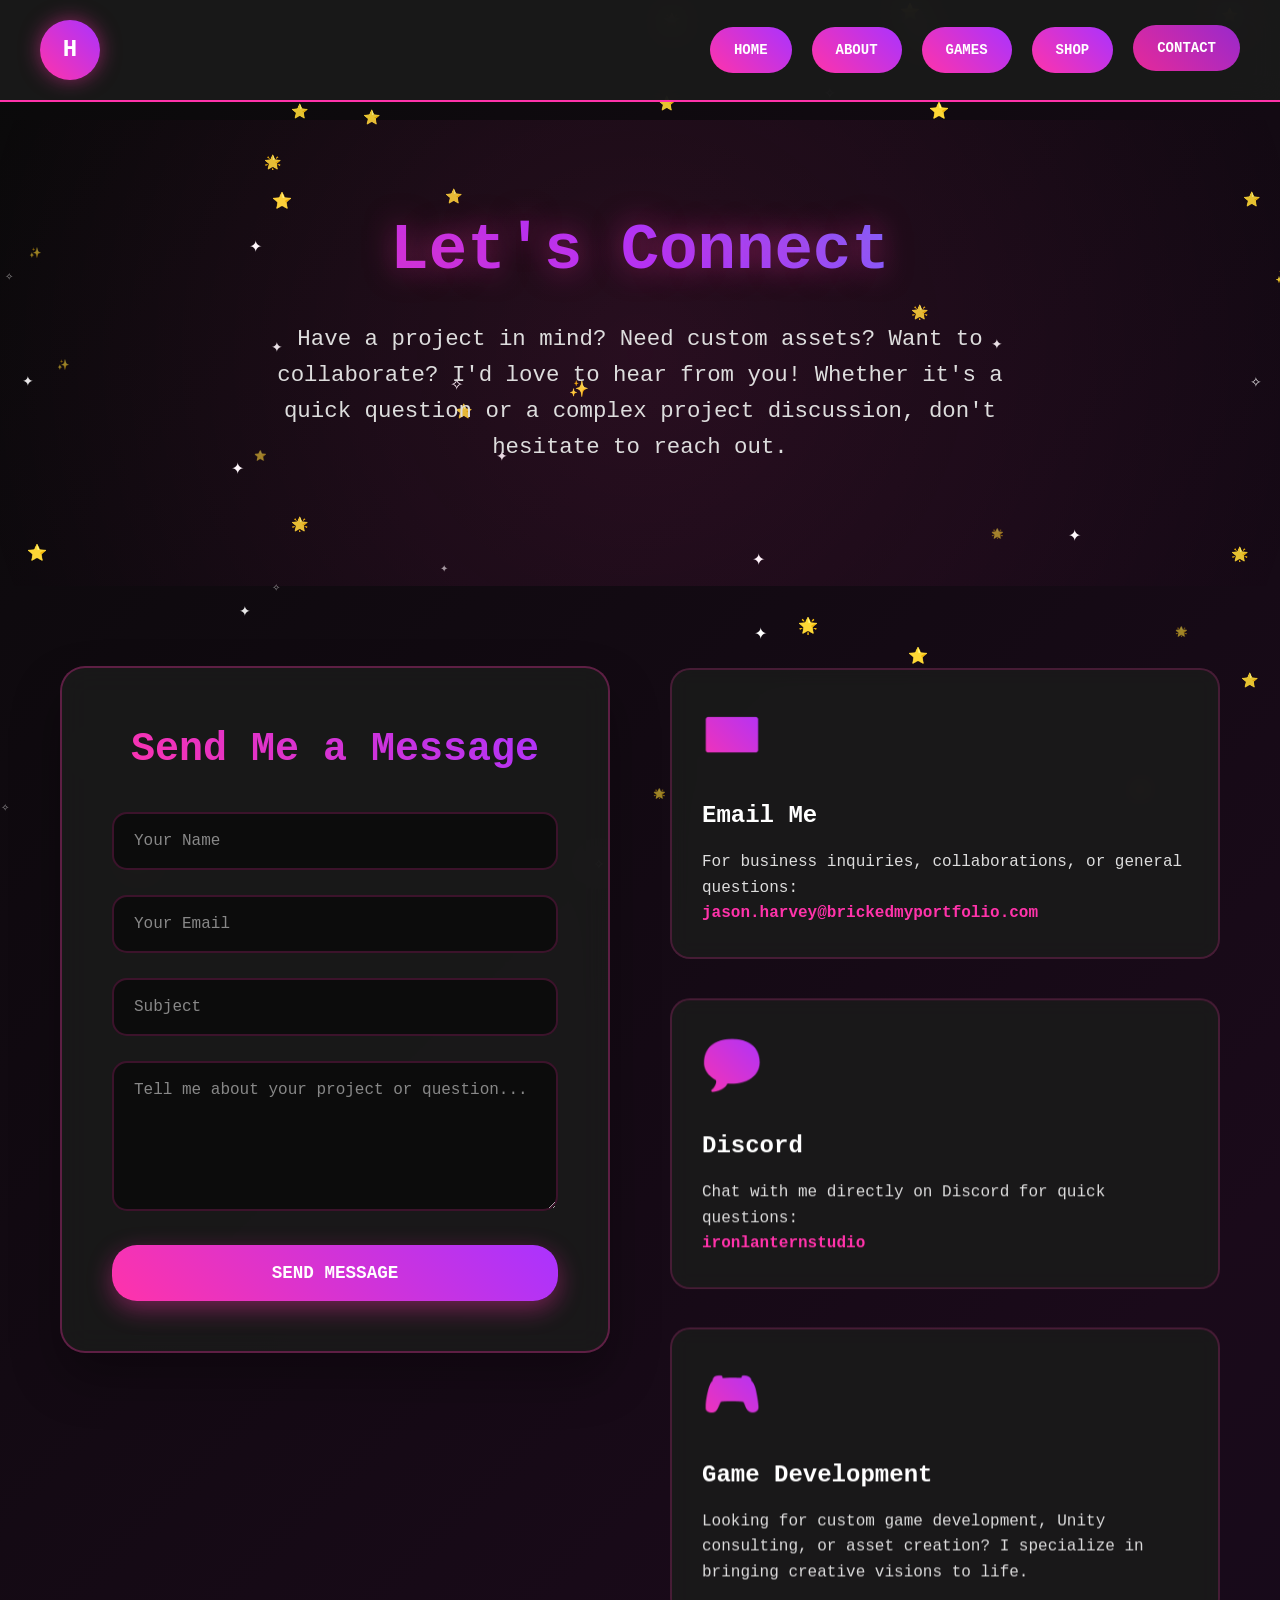
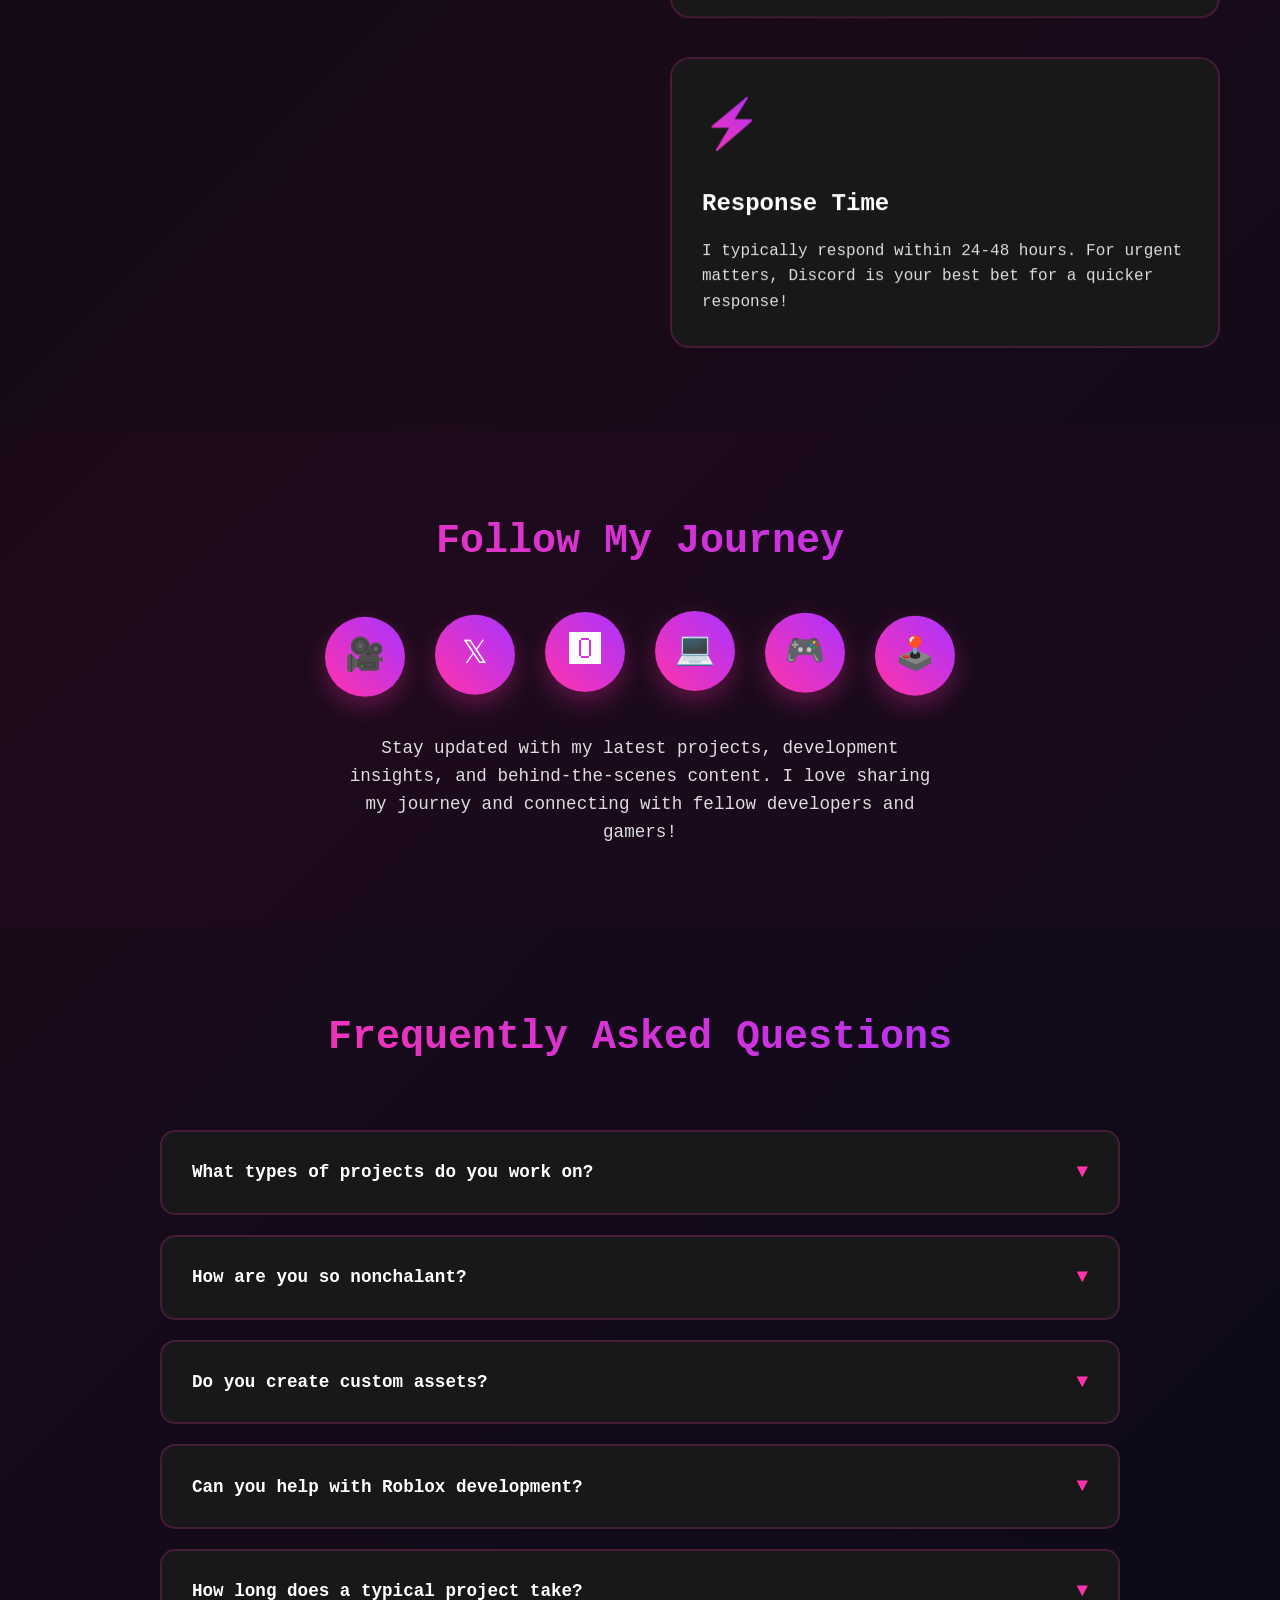
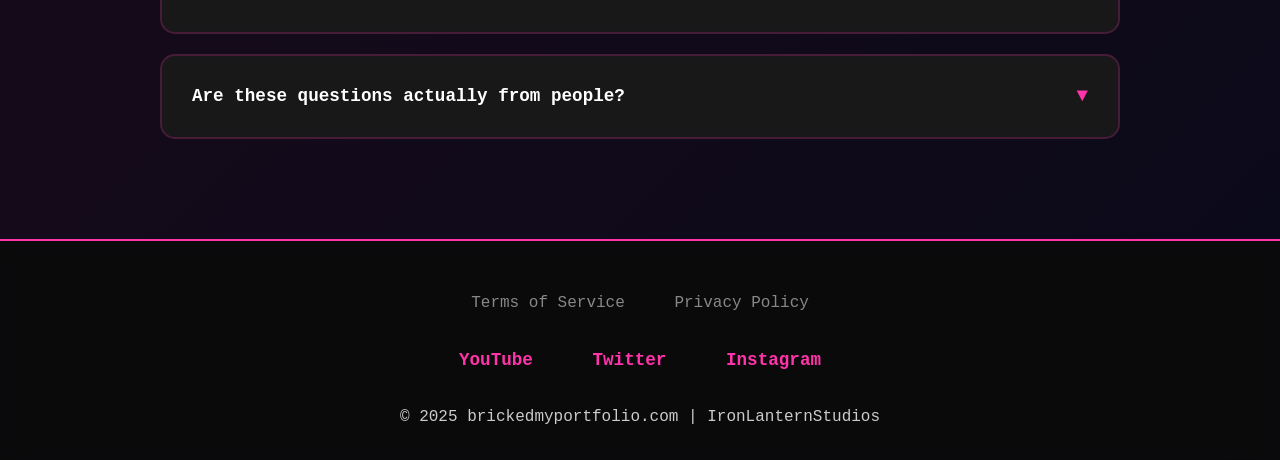
<file: contact.html>
<!DOCTYPE html>
<html lang="en">
<head>
    <meta charset="UTF-8">
    <meta name="viewport" content="width=device-width, initial-scale=1.0">
    <title>Contact - brickedmyportfolio.com</title>
    <style>
        /* ===== BASE RESET & TYPOGRAPHY ===== */
        * {
            margin: 0;
            padding: 0;
            box-sizing: border-box;
        }

        body {
            background: linear-gradient(135deg, #0a0a0a 0%, #1a0a1a 50%, #0a0a1a 100%);
            color: #eee;
            font-family: "Courier New", monospace;
            line-height: 1.6;
            overflow-x: hidden;
            min-height: 100vh;
        }

        /* ===== ANIMATED STARFIELD BACKGROUND ===== */
        .bg-animation {
            position: fixed;
            top: 0;
            left: 0;
            width: 100%;
            height: 100%;
            z-index: -1;
            pointer-events: none;
        }

        .floating-star {
            position: absolute;
            color: #ffffff;
            font-size: 12px;
            opacity: 0.8;
            animation: float 10s infinite linear;
            pointer-events: none;
        }

        .floating-star.large {
            font-size: 16px;
            opacity: 1;
        }

        .floating-star.medium {
            font-size: 14px;
            opacity: 0.9;
        }

        .floating-star.small {
            font-size: 10px;
            opacity: 0.6;
        }

        @keyframes float {
            0% {
                transform: translateY(-10px) translateX(0) rotate(0deg);
                opacity: 0;
            }
            10% {
                opacity: 0.8;
            }
            90% {
                opacity: 0.8;
            }
            100% {
                transform: translateY(100vh) translateX(20px) rotate(360deg);
                opacity: 0;
            }
        }

        /* ===== HEADER & NAVIGATION ===== */
        header {
            display: flex;
            align-items: center;
            justify-content: space-between;
            padding: 20px 40px;
            background: rgba(26, 26, 26, 0.95);
            backdrop-filter: blur(15px);
            border-bottom: 2px solid #ff33aa;
            position: fixed;
            top: 0;
            left: 0;
            right: 0;
            z-index: 1000;
        }

        .logo-circle {
            width: 60px;
            height: 60px;
            border-radius: 50%;
            background: linear-gradient(45deg, #ff33aa, #aa33ff);
            display: flex;
            align-items: center;
            justify-content: center;
            text-decoration: none;
            color: white;
            font-weight: bold;
            font-size: 24px;
            transition: all 0.4s cubic-bezier(0.68, -0.55, 0.265, 1.55);
            box-shadow: 0 0 20px rgba(255, 51, 170, 0.5);
        }

        .logo-circle:hover {
            transform: scale(1.2) rotate(360deg);
            box-shadow: 0 0 30px rgba(255, 51, 170, 0.8);
        }

        nav {
            display: flex;
            gap: 20px;
        }

        nav a {
            background: linear-gradient(45deg, #ff33aa, #aa33ff);
            color: white;
            padding: 12px 24px;
            font-family: "Courier New", monospace;
            font-weight: bold;
            font-size: 14px;
            text-transform: uppercase;
            text-decoration: none;
            border-radius: 25px;
            transition: all 0.3s ease;
            position: relative;
            overflow: hidden;
        }

        nav a::before {
            content: '';
            position: absolute;
            top: 0;
            left: -100%;
            width: 100%;
            height: 100%;
            background: linear-gradient(90deg, transparent, rgba(255, 255, 255, 0.2), transparent);
            transition: left 0.5s;
        }

        nav a:hover::before {
            left: 100%;
        }

        nav a:hover {
            transform: translateY(-3px);
            box-shadow: 0 10px 20px rgba(255, 51, 170, 0.4);
        }

        nav a.current {
            background: linear-gradient(45deg, #e62999, #9929cc);
            transform: translateY(-2px);
        }

        /* ===== MAIN CONTENT WRAPPER ===== */
        .main-content {
            padding-top: 120px;
        }

        /* ===== HERO SECTION ===== */
        .contact-hero {
            text-align: center;
            padding: 80px 20px;
            background: radial-gradient(circle at center, rgba(255, 51, 170, 0.1), transparent);
        }

        .hero-title {
            font-size: 4rem;
            font-weight: bold;
            margin-bottom: 20px;
            background: linear-gradient(45deg, #ff33aa, #aa33ff, #33aaff);
            -webkit-background-clip: text;
            -webkit-text-fill-color: transparent;
            background-clip: text;
            animation: glow 3s ease-in-out infinite alternate;
            text-shadow: 0 0 30px rgba(255, 51, 170, 0.5);
        }

        @keyframes glow {
            from { filter: brightness(1) hue-rotate(0deg); }
            to { filter: brightness(1.2) hue-rotate(10deg); }
        }

        .hero-subtitle {
            font-size: 1.4rem;
            color: #ddd;
            margin-bottom: 40px;
            max-width: 800px;
            margin-left: auto;
            margin-right: auto;
            line-height: 1.6;
        }

        /* ===== CONTACT FORM SECTION ===== */
        .contact-section {
            padding: 80px 20px;
            max-width: 1200px;
            margin: 0 auto;
        }

        .contact-container {
            display: grid;
            grid-template-columns: 1fr 1fr;
            gap: 60px;
            align-items: start;
        }

        .contact-form-wrapper {
            background: rgba(26, 26, 26, 0.9);
            border-radius: 25px;
            padding: 50px;
            border: 2px solid rgba(255, 51, 170, 0.3);
            backdrop-filter: blur(15px);
            box-shadow: 0 25px 50px rgba(0, 0, 0, 0.3);
            transition: all 0.3s ease;
        }

        .contact-form-wrapper:hover {
            border-color: rgba(255, 51, 170, 0.5);
            transform: translateY(-5px);
            box-shadow: 0 30px 60px rgba(255, 51, 170, 0.1);
        }

        .form-title {
            font-size: 2.5rem;
            color: #fff;
            margin-bottom: 30px;
            background: linear-gradient(45deg, #ff33aa, #aa33ff);
            -webkit-background-clip: text;
            -webkit-text-fill-color: transparent;
            background-clip: text;
            text-align: center;
        }

        .contact-form {
            display: flex;
            flex-direction: column;
            gap: 25px;
        }

        .form-group {
            position: relative;
        }

        .form-input,
        .form-textarea {
            width: 100%;
            padding: 18px 20px;
            background: rgba(10, 10, 10, 0.8);
            border: 2px solid rgba(255, 51, 170, 0.2);
            border-radius: 15px;
            color: #fff;
            font-family: "Courier New", monospace;
            font-size: 1rem;
            transition: all 0.3s ease;
            outline: none;
            resize: vertical;
        }

        .form-input:focus,
        .form-textarea:focus {
            border-color: #ff33aa;
            box-shadow: 0 0 20px rgba(255, 51, 170, 0.3);
            background: rgba(10, 10, 10, 0.9);
        }

        .form-input::placeholder,
        .form-textarea::placeholder {
            color: #888;
            transition: opacity 0.3s ease;
        }

        .form-input:focus::placeholder,
        .form-textarea:focus::placeholder {
            opacity: 0;
        }

        .form-textarea {
            min-height: 150px;
            max-height: 300px;
        }

        .form-submit {
            background: linear-gradient(45deg, #ff33aa, #aa33ff);
            color: white;
            border: none;
            padding: 18px 40px;
            border-radius: 25px;
            font-family: "Courier New", monospace;
            font-weight: bold;
            font-size: 1.1rem;
            text-transform: uppercase;
            cursor: pointer;
            transition: all 0.4s ease;
            position: relative;
            overflow: hidden;
            box-shadow: 0 8px 25px rgba(255, 51, 170, 0.4);
        }

        .form-submit::before {
            content: '';
            position: absolute;
            top: 0;
            left: -100%;
            width: 100%;
            height: 100%;
            background: linear-gradient(90deg, transparent, rgba(255, 255, 255, 0.2), transparent);
            transition: left 0.5s;
        }

        .form-submit:hover::before {
            left: 100%;
        }

        .form-submit:hover {
            transform: translateY(-3px) scale(1.02);
            box-shadow: 0 15px 35px rgba(255, 51, 170, 0.6);
        }

        .form-submit:active {
            transform: translateY(-1px) scale(0.98);
        }

        /* ===== CONTACT INFO SECTION ===== */
        .contact-info {
            display: flex;
            flex-direction: column;
            gap: 40px;
        }

        .contact-card {
            background: rgba(26, 26, 26, 0.9);
            border-radius: 20px;
            padding: 30px;
            border: 2px solid rgba(255, 51, 170, 0.2);
            backdrop-filter: blur(10px);
            transition: all 0.3s ease;
            position: relative;
            overflow: hidden;
        }

        .contact-card:hover {
            border-color: #ff33aa;
            transform: translateY(-5px);
            box-shadow: 0 20px 40px rgba(255, 51, 170, 0.2);
        }

        .contact-card::before {
            content: '';
            position: absolute;
            top: 0;
            left: -100%;
            width: 100%;
            height: 100%;
            background: linear-gradient(90deg, transparent, rgba(255, 51, 170, 0.05), transparent);
            transition: left 0.6s;
        }

        .contact-card:hover::before {
            left: 100%;
        }

        .contact-icon {
            font-size: 3rem;
            margin-bottom: 20px;
            display: inline-block;
            background: linear-gradient(45deg, #ff33aa, #aa33ff);
            -webkit-background-clip: text;
            -webkit-text-fill-color: transparent;
            background-clip: text;
        }

        .contact-card-title {
            font-size: 1.5rem;
            color: #fff;
            margin-bottom: 15px;
            font-weight: bold;
        }

        .contact-card-content {
            color: #ddd;
            line-height: 1.6;
        }

        .contact-card a {
            color: #ff33aa;
            text-decoration: none;
            transition: all 0.3s ease;
            font-weight: bold;
        }

        .contact-card a:hover {
            color: #aa33ff;
            transform: scale(1.05);
        }

        /* ===== SOCIAL LINKS SECTION ===== */
        .social-section {
            padding: 80px 20px;
            text-align: center;
            background: rgba(255, 51, 170, 0.02);
        }

        .social-title {
            font-size: 2.5rem;
            margin-bottom: 40px;
            background: linear-gradient(45deg, #ff33aa, #aa33ff);
            -webkit-background-clip: text;
            -webkit-text-fill-color: transparent;
            background-clip: text;
        }

        .social-links {
            display: flex;
            justify-content: center;
            gap: 30px;
            flex-wrap: wrap;
            margin-bottom: 40px;
        }

        .social-link {
            display: flex;
            align-items: center;
            justify-content: center;
            width: 80px;
            height: 80px;
            background: linear-gradient(45deg, #ff33aa, #aa33ff);
            border-radius: 50%;
            color: white;
            text-decoration: none;
            font-size: 2rem;
            transition: all 0.4s cubic-bezier(0.68, -0.55, 0.265, 1.55);
            box-shadow: 0 10px 25px rgba(255, 51, 170, 0.3);
            position: relative;
            overflow: hidden;
        }

        .social-link::before {
            content: '';
            position: absolute;
            top: 0;
            left: 0;
            width: 100%;
            height: 100%;
            background: linear-gradient(45deg, #aa33ff, #33aaff);
            opacity: 0;
            transition: opacity 0.3s ease;
        }

        .social-link:hover::before {
            opacity: 1;
        }

        .social-link:hover {
            transform: scale(1.2) rotate(10deg);
            box-shadow: 0 20px 40px rgba(255, 51, 170, 0.5);
        }

        .social-link span {
            position: relative;
            z-index: 1;
        }

        .social-description {
            color: #ddd;
            font-size: 1.1rem;
            max-width: 600px;
            margin: 0 auto;
        }

        /* ===== FAQ SECTION ===== */
        .faq-section {
            padding: 80px 20px;
            max-width: 1000px;
            margin: 0 auto;
        }

        .faq-title {
            font-size: 2.5rem;
            text-align: center;
            margin-bottom: 60px;
            background: linear-gradient(45deg, #ff33aa, #aa33ff);
            -webkit-background-clip: text;
            -webkit-text-fill-color: transparent;
            background-clip: text;
        }

        .faq-item {
            background: rgba(26, 26, 26, 0.9);
            border-radius: 15px;
            margin-bottom: 20px;
            border: 2px solid rgba(255, 51, 170, 0.2);
            backdrop-filter: blur(10px);
            overflow: hidden;
            transition: all 0.3s ease;
        }

        .faq-item:hover {
            border-color: rgba(255, 51, 170, 0.4);
            transform: translateY(-2px);
        }

        .faq-question {
            padding: 25px 30px;
            cursor: pointer;
            display: flex;
            justify-content: space-between;
            align-items: center;
            color: #fff;
            font-weight: bold;
            font-size: 1.1rem;
            transition: all 0.3s ease;
            user-select: none;
        }

        .faq-question:hover {
            color: #ff33aa;
        }

        .faq-icon {
            font-size: 1.2rem;
            transition: transform 0.3s ease;
            color: #ff33aa;
        }

        .faq-item.active .faq-icon {
            transform: rotate(180deg);
        }

        .faq-answer {
            max-height: 0;
            overflow: hidden;
            transition: max-height 0.3s ease, padding 0.3s ease;
            background: rgba(10, 10, 10, 0.3);
        }

        .faq-item.active .faq-answer {
            max-height: 300px;
            padding: 25px 30px;
        }

        .faq-answer-content {
            color: #ddd;
            line-height: 1.6;
        }

        /* ===== SUCCESS MESSAGE ===== */
        .success-message {
            position: fixed;
            top: 50%;
            left: 50%;
            transform: translate(-50%, -50%);
            background: linear-gradient(45deg, #00ff88, #00cc66);
            color: white;
            padding: 30px 50px;
            border-radius: 20px;
            font-size: 1.2rem;
            font-weight: bold;
            text-align: center;
            z-index: 10000;
            box-shadow: 0 20px 40px rgba(0, 255, 136, 0.3);
            opacity: 0;
            visibility: hidden;
            transition: all 0.3s ease;
        }

        .success-message.show {
            opacity: 1;
            visibility: visible;
            animation: successPulse 0.6s ease-out;
        }

        @keyframes successPulse {
            0% { transform: translate(-50%, -50%) scale(0.8); }
            50% { transform: translate(-50%, -50%) scale(1.1); }
            100% { transform: translate(-50%, -50%) scale(1); }
        }

        /* ===== FOOTER ===== */
        footer {
            background: rgba(10, 10, 10, 0.9);
            padding: 50px 20px 30px;
            text-align: center;
            border-top: 2px solid #ff33aa;
            backdrop-filter: blur(10px);
        }

        .footer-content {
            max-width: 800px;
            margin: 0 auto;
        }

        .footer-links {
            margin-bottom: 30px;
        }

        .footer-links a {
            color: #888;
            text-decoration: none;
            margin: 0 20px;
            font-size: 1rem;
            transition: all 0.3s ease;
        }

        .footer-links a:hover {
            color: #ff33aa;
            transform: translateY(-2px);
        }

        .footer-social {
            margin-bottom: 30px;
        }

        .footer-social a {
            color: #ff33aa;
            text-decoration: none;
            margin: 0 25px;
            font-weight: bold;
            font-size: 1.1rem;
            transition: all 0.3s ease;
        }

        .footer-social a:hover {
            color: #aa33ff;
            transform: scale(1.1);
        }

        .copyright {
            color: #ccc;
            font-size: 1rem;
        }

        /* ===== RESPONSIVE DESIGN ===== */
        @media (max-width: 1024px) {
            .contact-container {
                grid-template-columns: 1fr;
                gap: 40px;
            }

            .contact-form-wrapper {
                padding: 40px;
            }
        }

        @media (max-width: 768px) {
            header {
                flex-direction: column;
                gap: 20px;
                padding: 20px;
            }

            .main-content {
                padding-top: 160px;
            }

            nav {
                flex-wrap: wrap;
                justify-content: center;
            }

            nav a {
                font-size: 12px;
                padding: 10px 16px;
            }

            .hero-title {
                font-size: 2.5rem;
            }

            .contact-hero {
                padding: 60px 20px;
            }

            .contact-section,
            .social-section,
            .faq-section {
                padding: 60px 20px;
            }

            .contact-form-wrapper {
                padding: 30px 25px;
            }

            .form-title {
                font-size: 2rem;
            }

            .social-links {
                gap: 20px;
            }

            .social-link {
                width: 70px;
                height: 70px;
                font-size: 1.8rem;
            }

            .faq-question {
                padding: 20px 25px;
                font-size: 1rem;
            }

            .faq-item.active .faq-answer {
                padding: 20px 25px;
            }
        }

        @media (max-width: 480px) {
            .hero-title {
                font-size: 2rem;
            }

            .contact-hero {
                padding: 40px 15px;
            }

            .contact-section,
            .social-section,
            .faq-section {
                padding: 50px 15px;
            }

            .contact-form-wrapper {
                padding: 25px 20px;
            }

            .form-title {
                font-size: 1.8rem;
            }

            .contact-card {
                padding: 25px 20px;
            }

            .social-links {
                gap: 15px;
            }

            .social-link {
                width: 60px;
                height: 60px;
                font-size: 1.5rem;
            }
        }
    </style>
</head>
<body>
    <!-- Animated Starfield Background -->
    <div class="bg-animation" id="bg-animation"></div>

    <!-- Header -->
    <header>
        <a href="index.html" class="logo-circle">
            H
        </a>
        <nav>
            <a href="index.html">Home</a>
            <a href="about.html">About</a>
            <a href="games.html">Games</a>
            <a href="shop.html">Shop</a>
            <a href="contact.html" class="current">Contact</a>
        </nav>
    </header>

    <!-- Main Content Wrapper -->
    <div class="main-content">
        <!-- Hero Section -->
        <section class="contact-hero">
            <h1 class="hero-title">Let's Connect</h1>
            <p class="hero-subtitle">
                Have a project in mind? Need custom assets? Want to collaborate? I'd love to hear from you! 
                Whether it's a quick question or a complex project discussion, don't hesitate to reach out.
            </p>
        </section>

        <!-- Contact Form & Info -->
        <section class="contact-section">
            <div class="contact-container">
                <!-- Contact Form -->
                <div class="contact-form-wrapper">
                    <h2 class="form-title">Send Me a Message</h2>
                    <form class="contact-form" id="contact-form">
                        <div class="form-group">
                            <input 
                                type="text" 
                                class="form-input" 
                                name="name" 
                                placeholder="Your Name" 
                                required
                            >
                        </div>
                        <div class="form-group">
                            <input 
                                type="email" 
                                class="form-input" 
                                name="email" 
                                placeholder="Your Email" 
                                required
                            >
                        </div>
                        <div class="form-group">
                            <input 
                                type="text" 
                                class="form-input" 
                                name="subject" 
                                placeholder="Subject" 
                                required
                            >
                        </div>
                        <div class="form-group">
                            <textarea 
                                class="form-textarea" 
                                name="message" 
                                placeholder="Tell me about your project or question..." 
                                required
                            ></textarea>
                        </div>
                        <button type="submit" class="form-submit">
                            Send Message
                        </button>
                    </form>
                </div>

                <!-- Contact Info -->
                <div class="contact-info">
                    <div class="contact-card">
                        <div class="contact-icon">📧</div>
                        <h3 class="contact-card-title">Email Me</h3>
                        <div class="contact-card-content">
                            For business inquiries, collaborations, or general questions:<br>
                            <a href="mailto:jason.harvey@brickedmyportfolio.com">jason.harvey@brickedmyportfolio.com</a>
                        </div>
                    </div>

                    <div class="contact-card">
                        <div class="contact-icon">💬</div>
                        <h3 class="contact-card-title">Discord</h3>
                        <div class="contact-card-content">
                            Chat with me directly on Discord for quick questions:<br>
                            <a href="#" onclick="copyToClipboard('ironlanternstudio')">ironlanternstudio</a>
                        </div>
                    </div>

                    <div class="contact-card">
                        <div class="contact-icon">🎮</div>
                        <h3 class="contact-card-title">Game Development</h3>
                        <div class="contact-card-content">
                            Looking for custom game development, Unity consulting, or asset creation? 
                            I specialize in bringing creative visions to life.
                        </div>
                    </div>

                    <div class="contact-card">
                        <div class="contact-icon">⚡</div>
                        <h3 class="contact-card-title">Response Time</h3>
                        <div class="contact-card-content">
                            I typically respond within 24-48 hours. For urgent matters, 
                            Discord is your best bet for a quicker response!
                        </div>
                    </div>
                </div>
            </div>
        </section>

        <!-- Social Links -->
        <section class="social-section">
            <h2 class="social-title">Follow My Journey</h2>
            <div class="social-links">
                <a href="https://youtube.com" target="_blank" class="social-link" title="YouTube">
                    <span>🎥</span>
                </a>
                <a href="#" target="_blank" class="social-link" title="Twitter">
                    <span>𝕏</span>
                </a>
                <a href="#" target="_blank" class="social-link" title="Instagram">
                    <span>🅾</span>
                </a>
                <a href="#" target="_blank" class="social-link" title="GitHub">
                    <span>💻</span>
                </a>
                <a href="#" target="_blank" class="social-link" title="Steam">
                    <span>🎮</span>
                </a>
                <a href="#" target="_blank" class="social-link" title="Itch.io">
                    <span>🕹️</span>
                </a>
            </div>
            <p class="social-description">
                Stay updated with my latest projects, development insights, and behind-the-scenes content. 
                I love sharing my journey and connecting with fellow developers and gamers!
            </p>
        </section>

        <!-- FAQ Section -->
        <section class="faq-section">
            <h2 class="faq-title">Frequently Asked Questions</h2>
            
            <div class="faq-item">
                <div class="faq-question">
                    <span>What types of projects do you work on?</span>
                    <span class="faq-icon">▼</span>
                </div>
                <div class="faq-answer">
                    <div class="faq-answer-content">
                        I specialize in Unity game development, custom asset creation, Roblox development, 
                        and interactive experiences. From mobile games to PC titles, I love bringing 
                        creative ideas to life through code and design.
                    </div>
                </div>
            </div>

            <div class="faq-item">
                <div class="faq-question">
                    <span>How are you so nonchalant?</span>
                    <span class="faq-icon">▼</span>
                </div>
                <div class="faq-answer">
                    <div class="faq-answer-content">
                        Being 6'8" makes me nonchalant and my dreads 
                        are just amazing.
                    </div>
                </div>
            </div>

            <div class="faq-item">
                <div class="faq-question">
                    <span>Do you create custom assets?</span>
                    <span class="faq-icon">▼</span>
                </div>
                <div class="faq-answer">
                    <div class="faq-answer-content">
                        Probably, It depends on the type of assets you want
                        , I can only do Low Poly right now or some low tier
                        scripts.
                    </div>
                </div>
            </div>

            <div class="faq-item">
                <div class="faq-question">
                    <span>Can you help with Roblox development?</span>
                    <span class="faq-icon">▼</span>
                </div>
                <div class="faq-answer">
                    <div class="faq-answer-content">
                        Yes, If my schedule isn't filled up since I'm currently
                        starting my last year of High School.
                    </div>
                </div>
            </div>

            <div class="faq-item">
                <div class="faq-question">
                    <span>How long does a typical project take?</span>
                    <span class="faq-icon">▼</span>
                </div>
                <div class="faq-answer">
                    <div class="faq-answer-content">
                        I'm not sure as I havent completed a single project yet.
                    </div>
                </div>
            </div>

            <div class="faq-item">
                <div class="faq-question">
                    <span>Are these questions actually from people?</span>
                    <span class="faq-icon">▼</span>
                </div>
                <div class="faq-answer">
                    <div class="faq-answer-content">
                        100%🙄
                    </div>
                </div>
            </div>
        </section>
    </div>

    <!-- Success Message -->
    <div class="success-message" id="success-message">
        ✅ Message sent successfully! I'll get back to you soon.
    </div>

    <!-- Footer -->
    <footer>
        <div class="footer-content">
            <div class="footer-links">
                <a href="terms.html">Terms of Service</a>
                <a href="privacy.html">Privacy Policy</a>
            </div>
            <div class="footer-social">
                <a href="https://youtube.com" target="_blank">YouTube</a>
                <a href="#" target="_blank">Twitter</a>
                <a href="#" target="_blank">Instagram</a>
            </div>
            <div class="copyright">© 2025 brickedmyportfolio.com | IronLanternStudios</div>
        </div>
    </footer>

    <script>
        // ===== STARFIELD ANIMATION =====
        function createFloatingStars() {
            const bgAnimation = document.getElementById('bg-animation');
            const starCount = 50;
            const starTypes = ['⭐', '✨', '🌟', '⭐', '✦', '✧'];
            
            for (let i = 0; i < starCount; i++) {
                const star = document.createElement('div');
                star.className = 'floating-star';
                
                star.innerHTML = starTypes[Math.floor(Math.random() * starTypes.length)];
                
                const sizes = ['small', 'medium', 'large'];
                const randomSize = sizes[Math.floor(Math.random() * sizes.length)];
                star.classList.add(randomSize);
                
                star.style.left = Math.random() * 100 + '%';
                star.style.top = Math.random() * 100 + '%';
                star.style.animationDelay = Math.random() * 10 + 's';
                star.style.animationDuration = (8 + Math.random() * 6) + 's';
                
                bgAnimation.appendChild(star);
            }
        }

        // ===== FORM HANDLING =====
        function handleFormSubmission() {
            const form = document.getElementById('contact-form');
            const successMessage = document.getElementById('success-message');
            
            form.addEventListener('submit', function(e) {
                e.preventDefault();
                
                // Get form data
                const formData = new FormData(form);
                const name = formData.get('name');
                const email = formData.get('email');
                const subject = formData.get('subject');
                const message = formData.get('message');
                
                // Simulate form submission (replace with actual form handling)
                setTimeout(() => {
                    // Show success message
                    successMessage.classList.add('show');
                    
                    // Hide success message after 3 seconds
                    setTimeout(() => {
                        successMessage.classList.remove('show');
                    }, 3000);
                    
                    // Reset form
                    form.reset();
                }, 1000);
                
                // Add loading state to submit button
                const submitButton = form.querySelector('.form-submit');
                const originalText = submitButton.textContent;
                submitButton.textContent = 'Sending...';
                submitButton.disabled = true;
                
                setTimeout(() => {
                    submitButton.textContent = originalText;
                    submitButton.disabled = false;
                }, 1000);
            });
        }

        // ===== FAQ FUNCTIONALITY =====
        function initializeFAQ() {
            const faqItems = document.querySelectorAll('.faq-item');
            
            faqItems.forEach(item => {
                const question = item.querySelector('.faq-question');
                
                question.addEventListener('click', () => {
                    const isActive = item.classList.contains('active');
                    
                    // Close all other FAQ items
                    faqItems.forEach(otherItem => {
                        if (otherItem !== item) {
                            otherItem.classList.remove('active');
                        }
                    });
                    
                    // Toggle current item
                    item.classList.toggle('active', !isActive);
                });
            });
        }

        // ===== COPY TO CLIPBOARD =====
        function copyToClipboard(text) {
            navigator.clipboard.writeText(text).then(() => {
                // Show temporary success indicator
                const tempMessage = document.createElement('div');
                tempMessage.textContent = 'Copied to clipboard!';
                tempMessage.style.cssText = `
                    position: fixed;
                    top: 20px;
                    right: 20px;
                    background: linear-gradient(45deg, #00ff88, #00cc66);
                    color: white;
                    padding: 15px 25px;
                    border-radius: 10px;
                    font-weight: bold;
                    z-index: 10000;
                    animation: slideInRight 0.3s ease-out;
                `;
                
                document.body.appendChild(tempMessage);
                
                setTimeout(() => {
                    tempMessage.style.animation = 'slideOutRight 0.3s ease-in';
                    setTimeout(() => {
                        document.body.removeChild(tempMessage);
                    }, 300);
                }, 2000);
            }).catch(() => {
                // Fallback for older browsers
                const tempInput = document.createElement('input');
                tempInput.value = text;
                document.body.appendChild(tempInput);
                tempInput.select();
                document.execCommand('copy');
                document.body.removeChild(tempInput);
            });
        }

        // ===== FORM INPUT ANIMATIONS =====
        function addFormAnimations() {
            const formInputs = document.querySelectorAll('.form-input, .form-textarea');
            
            formInputs.forEach(input => {
                input.addEventListener('focus', function() {
                    this.style.transform = 'scale(1.02)';
                    this.parentElement.style.transform = 'translateY(-2px)';
                });
                
                input.addEventListener('blur', function() {
                    this.style.transform = 'scale(1)';
                    this.parentElement.style.transform = 'translateY(0)';
                });
                
                // Add typing effect
                input.addEventListener('input', function() {
                    if (this.value.length > 0) {
                        this.style.borderColor = '#ff33aa';
                        this.style.boxShadow = '0 0 15px rgba(255, 51, 170, 0.2)';
                    } else {
                        this.style.borderColor = 'rgba(255, 51, 170, 0.2)';
                        this.style.boxShadow = 'none';
                    }
                });
            });
        }

        // ===== SOCIAL LINK ANIMATIONS =====
        function addSocialAnimations() {
            const socialLinks = document.querySelectorAll('.social-link');
            
            socialLinks.forEach((link, index) => {
                // Staggered hover effect
                link.addEventListener('mouseenter', function() {
                    setTimeout(() => {
                        this.style.transform = 'scale(1.2) rotate(10deg) translateY(-5px)';
                    }, index * 50);
                });
                
                link.addEventListener('mouseleave', function() {
                    this.style.transform = 'scale(1) rotate(0deg) translateY(0)';
                });
                
                // Add floating animation
                setInterval(() => {
                    const offset = Math.sin(Date.now() * 0.001 + index) * 3;
                    if (!link.matches(':hover')) {
                        link.style.transform = `translateY(${offset}px)`;
                    }
                }, 50);
            });
        }

        // ===== CONTACT CARD ANIMATIONS =====
        function addContactCardAnimations() {
            const contactCards = document.querySelectorAll('.contact-card');
            
            contactCards.forEach((card, index) => {
                card.addEventListener('mouseenter', function() {
                    this.style.transform = 'translateY(-5px) rotateX(5deg)';
                });
                
                card.addEventListener('mouseleave', function() {
                    this.style.transform = 'translateY(0) rotateX(0)';
                });
                
                // Add subtle floating animation
                setInterval(() => {
                    const offset = Math.sin(Date.now() * 0.0008 + index) * 2;
                    if (!card.matches(':hover')) {
                        card.style.transform = `translateY(${offset}px)`;
                    }
                }, 100);
            });
        }

        // ===== PARALLAX SCROLLING =====
        function addParallaxEffect() {
            window.addEventListener('scroll', () => {
                const scrolled = window.pageYOffset;
                const hero = document.querySelector('.contact-hero');
                
                if (hero) {
                    hero.style.transform = `translateY(${scrolled * 0.3}px)`;
                }
                
                // Animate floating stars on scroll
                const stars = document.querySelectorAll('.floating-star');
                stars.forEach((star, index) => {
                    const speed = (index % 3 + 1) * 0.05;
                    star.style.transform = `translateY(${scrolled * speed}px) rotate(${scrolled * 0.02}deg)`;
                });
            });
        }

        // ===== SCROLL ANIMATIONS =====
        function addScrollAnimations() {
            const observerOptions = {
                threshold: 0.1,
                rootMargin: '0px 0px -50px 0px'
            };

            const observer = new IntersectionObserver((entries) => {
                entries.forEach(entry => {
                    if (entry.isIntersecting) {
                        entry.target.style.opacity = '1';
                        entry.target.style.transform = 'translateY(0)';
                    }
                });
            }, observerOptions);

            // Add initial hidden state and observe elements
            const animatedElements = document.querySelectorAll('.contact-card, .faq-item, .social-link');
            animatedElements.forEach((el, index) => {
                el.style.opacity = '0';
                el.style.transform = 'translateY(30px)';
                el.style.transition = `opacity 0.6s ease ${index * 0.1}s, transform 0.6s ease ${index * 0.1}s`;
                observer.observe(el);
            });
        }

        // ===== FORM VALIDATION =====
        function addFormValidation() {
            const form = document.getElementById('contact-form');
            const inputs = form.querySelectorAll('.form-input, .form-textarea');
            
            inputs.forEach(input => {
                input.addEventListener('blur', function() {
                    if (this.hasAttribute('required') && !this.value.trim()) {
                        this.style.borderColor = '#ff3333';
                        this.style.boxShadow = '0 0 15px rgba(255, 51, 51, 0.3)';
                    } else if (this.type === 'email' && this.value && !isValidEmail(this.value)) {
                        this.style.borderColor = '#ff3333';
                        this.style.boxShadow = '0 0 15px rgba(255, 51, 51, 0.3)';
                    } else {
                        this.style.borderColor = '#ff33aa';
                        this.style.boxShadow = '0 0 15px rgba(255, 51, 170, 0.2)';
                    }
                });
            });
        }

        function isValidEmail(email) {
            const emailRegex = /^[^\s@]+@[^\s@]+\.[^\s@]+$/;
            return emailRegex.test(email);
        }

        // ===== TYPING EFFECT FOR PLACEHOLDERS =====
        function addTypingEffect() {
            const textarea = document.querySelector('.form-textarea');
            const originalPlaceholder = textarea.placeholder;
            const typingText = "Tell me about your project or question...";
            
            textarea.addEventListener('focus', function() {
                if (this.value === '') {
                    this.placeholder = '';
                    let i = 0;
                    const typeInterval = setInterval(() => {
                        this.placeholder = typingText.slice(0, i);
                        i++;
                        if (i > typingText.length) {
                            clearInterval(typeInterval);
                        }
                    }, 50);
                }
            });
            
            textarea.addEventListener('blur', function() {
                if (this.value === '') {
                    this.placeholder = originalPlaceholder;
                }
            });
        }

        // ===== EASTER EGG - KONAMI CODE =====
        let konamiCode = [];
        const konamiSequence = [38, 38, 40, 40, 37, 39, 37, 39, 66, 65]; // Up, Up, Down, Down, Left, Right, Left, Right, B, A
        
        function initKonamiCode() {
            document.addEventListener('keydown', function(e) {
                konamiCode.push(e.keyCode);
                if (konamiCode.length > konamiSequence.length) {
                    konamiCode.shift();
                }
                
                if (JSON.stringify(konamiCode) === JSON.stringify(konamiSequence)) {
                    // Activate rainbow mode
                    document.body.style.filter = 'hue-rotate(0deg)';
                    
                    let hue = 0;
                    const rainbowInterval = setInterval(() => {
                        document.body.style.filter = `hue-rotate(${hue}deg) brightness(1.1)`;
                        hue += 5;
                        if (hue >= 360) hue = 0;
                    }, 50);
                    
                    // Show rainbow message
                    const message = document.createElement('div');
                    message.innerHTML = '🌈 RAINBOW MODE ACTIVATED! 🌈';
                    message.style.cssText = `
                        position: fixed;
                        top: 50%;
                        left: 50%;
                        transform: translate(-50%, -50%);
                        background: linear-gradient(45deg, #ff0080, #00ff80, #8000ff);
                        color: white;
                        padding: 25px 50px;
                        border-radius: 20px;
                        font-size: 2rem;
                        font-weight: bold;
                        z-index: 10000;
                        animation: rainbowPulse 1s ease-in-out infinite alternate;
                        box-shadow: 0 20px 40px rgba(255, 0, 128, 0.5);
                        text-shadow: 2px 2px 4px rgba(0,0,0,0.5);
                    `;
                    document.body.appendChild(message);
                    
                    setTimeout(() => {
                        clearInterval(rainbowInterval);
                        document.body.style.filter = 'none';
                        document.body.removeChild(message);
                    }, 8000);
                    
                    konamiCode = [];
                }
            });
        }

        // ===== INITIALIZATION =====
        document.addEventListener('DOMContentLoaded', function() {
            // Initialize all features
            createFloatingStars();
            handleFormSubmission();
            initializeFAQ();
            addFormAnimations();
            addSocialAnimations();
            addContactCardAnimations();
            addParallaxEffect();
            addScrollAnimations();
            addFormValidation();
            addTypingEffect();
            initKonamiCode();
            
            // Add loading animation
            document.body.style.opacity = '0';
            setTimeout(() => {
                document.body.style.transition = 'opacity 1s ease-in-out';
                document.body.style.opacity = '1';
            }, 100);

            // Smooth scrolling for internal links
            document.querySelectorAll('a[href^="#"]').forEach(anchor => {
                anchor.addEventListener('click', function (e) {
                    e.preventDefault();
                    const target = document.querySelector(this.getAttribute('href'));
                    if (target) {
                        target.scrollIntoView({
                            behavior: 'smooth',
                            block: 'start'
                        });
                    }
                });
            });
        });

        // ===== ADD RAINBOW PULSE ANIMATION =====
        const style = document.createElement('style');
        style.textContent = `
            @keyframes rainbowPulse {
                from { transform: translate(-50%, -50%) scale(1); }
                to { transform: translate(-50%, -50%) scale(1.05); }
            }
            
            @keyframes slideInRight {
                from { transform: translateX(100%); }
                to { transform: translateX(0); }
            }
            
            @keyframes slideOutRight {
                from { transform: translateX(0); }
                to { transform: translateX(100%); }
            }
        `;
        document.head.appendChild(style);

        // Make copyToClipboard function globally accessible
        window.copyToClipboard = copyToClipboard;
    </script>
</body>
</html>
</file>
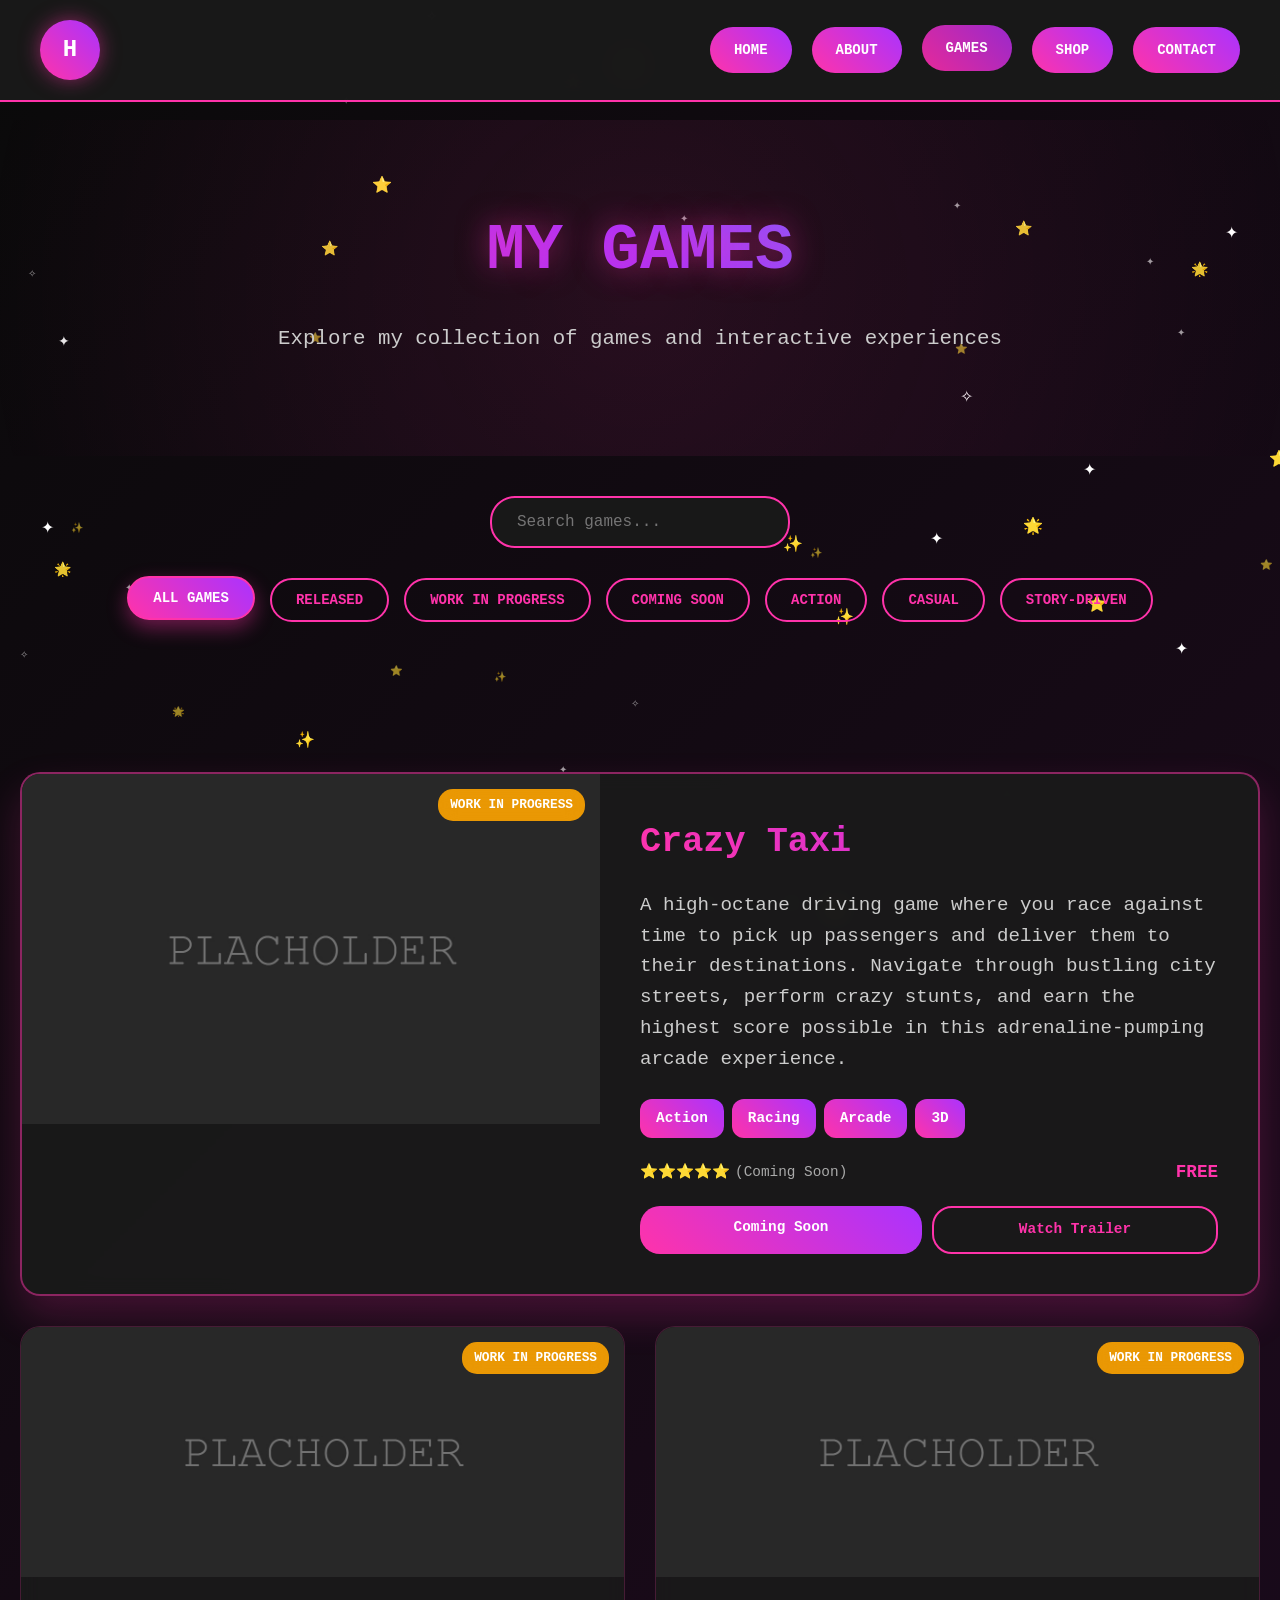
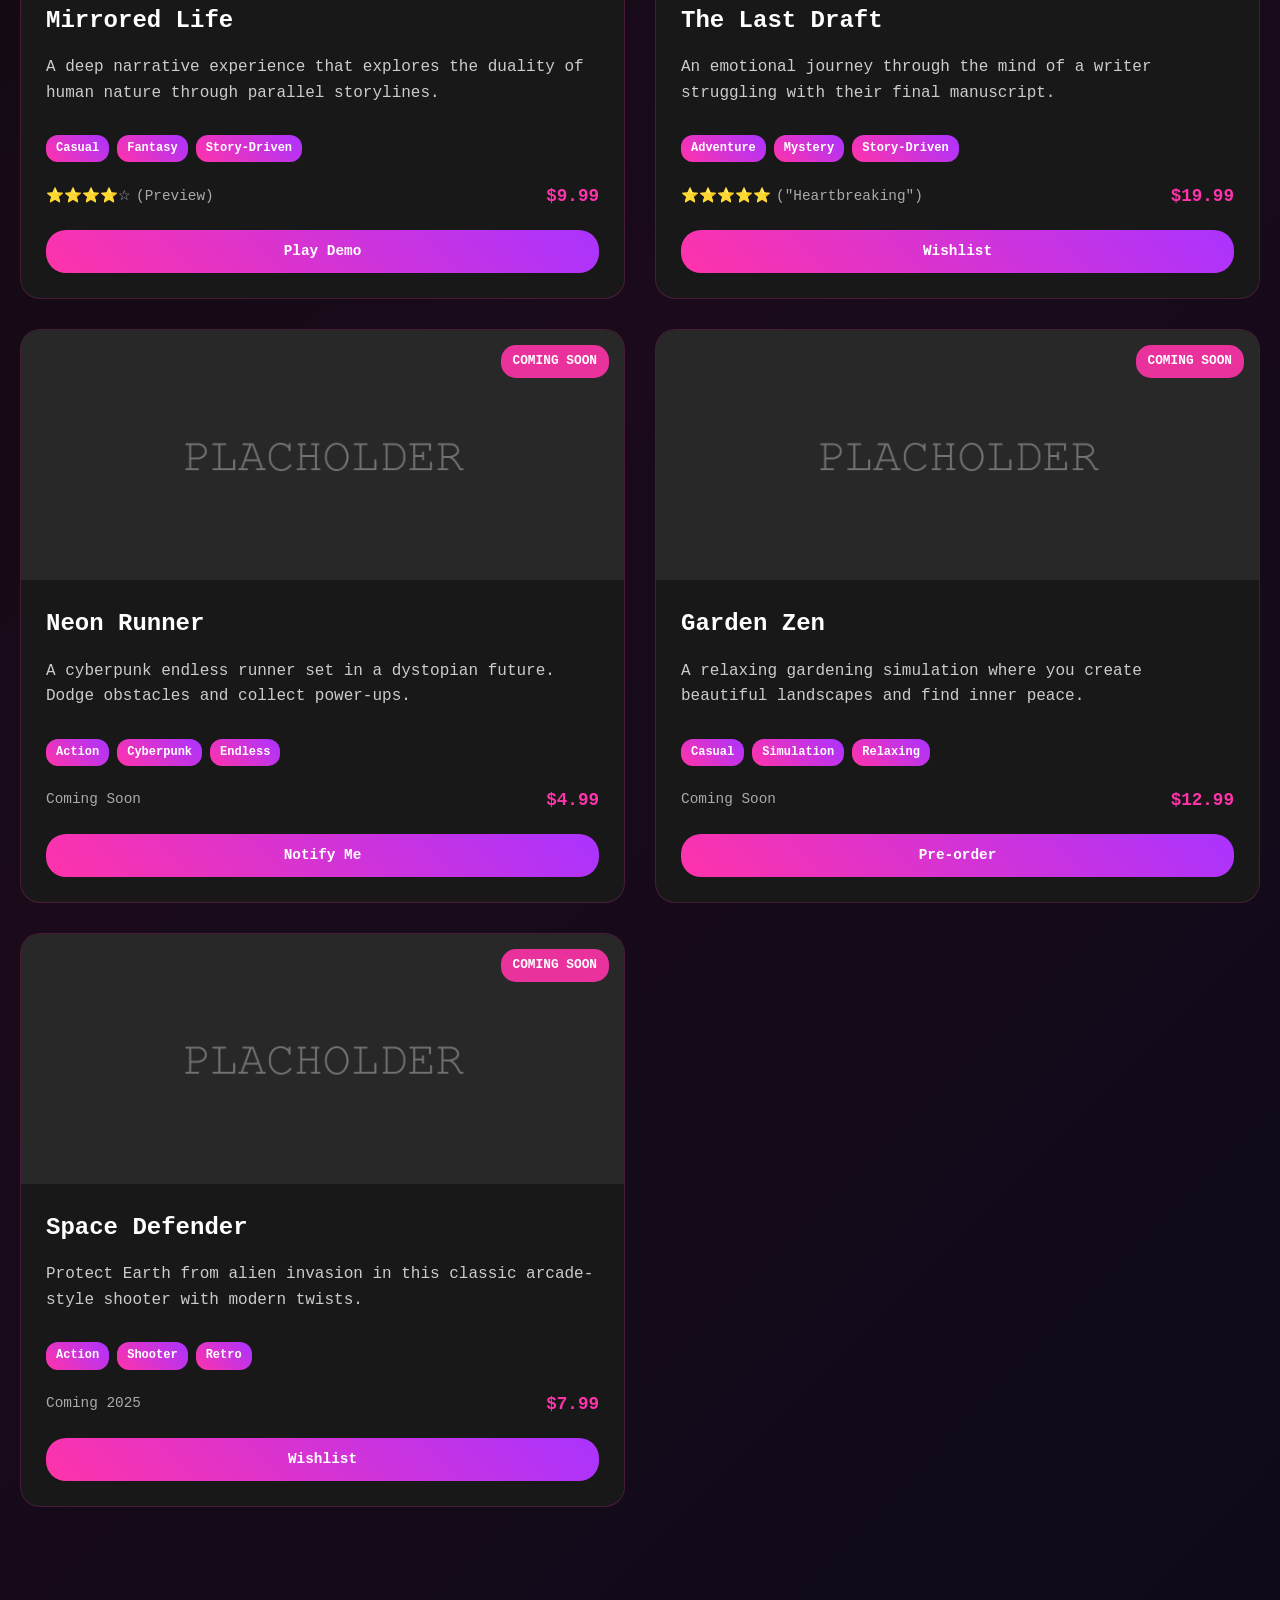
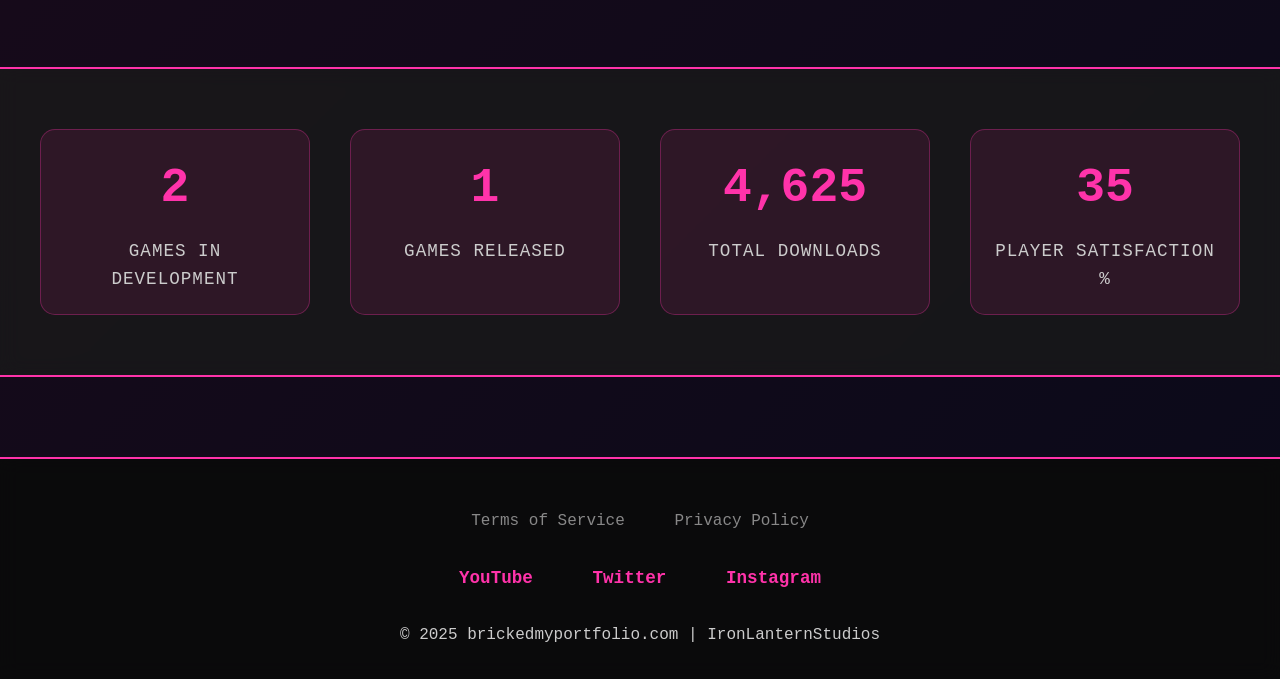
<file: games.html>
<!DOCTYPE html>
<html lang="en">
<head>
    <meta charset="UTF-8">
    <meta name="viewport" content="width=device-width, initial-scale=1.0">
    <title>Games - brickedmyportfolio.com</title>
    <style>
        /* ===== BASE RESET & TYPOGRAPHY ===== */
        * {
            margin: 0;
            padding: 0;
            box-sizing: border-box;
        }

        body {
            background: linear-gradient(135deg, #0a0a0a 0%, #1a0a1a 50%, #0a0a1a 100%);
            color: #eee;
            font-family: "Courier New", monospace;
            line-height: 1.6;
            overflow-x: hidden;
            min-height: 100vh;
        }

        /* ===== ANIMATED STARFIELD BACKGROUND ===== */
        .bg-animation {
            position: fixed;
            top: 0;
            left: 0;
            width: 100%;
            height: 100%;
            z-index: -1;
            pointer-events: none;
        }

        .floating-star {
            position: absolute;
            color: #ffffff;
            font-size: 12px;
            opacity: 0.8;
            animation: float 10s infinite linear;
            pointer-events: none;
        }

        .floating-star.large {
            font-size: 16px;
            opacity: 1;
        }

        .floating-star.medium {
            font-size: 14px;
            opacity: 0.9;
        }

        .floating-star.small {
            font-size: 10px;
            opacity: 0.6;
        }

        @keyframes float {
            0% {
                transform: translateY(-10px) translateX(0) rotate(0deg);
                opacity: 0;
            }
            10% {
                opacity: 0.8;
            }
            90% {
                opacity: 0.8;
            }
            100% {
                transform: translateY(100vh) translateX(20px) rotate(360deg);
                opacity: 0;
            }
        }

        /* ===== HEADER & NAVIGATION ===== */
        header {
            display: flex;
            align-items: center;
            justify-content: space-between;
            padding: 20px 40px;
            background: rgba(26, 26, 26, 0.95);
            backdrop-filter: blur(15px);
            border-bottom: 2px solid #ff33aa;
            position: fixed;
            top: 0;
            left: 0;
            right: 0;
            z-index: 1000;
        }

        .logo-circle {
            width: 60px;
            height: 60px;
            border-radius: 50%;
            background: linear-gradient(45deg, #ff33aa, #aa33ff);
            display: flex;
            align-items: center;
            justify-content: center;
            text-decoration: none;
            color: white;
            font-weight: bold;
            font-size: 24px;
            transition: all 0.4s cubic-bezier(0.68, -0.55, 0.265, 1.55);
            box-shadow: 0 0 20px rgba(255, 51, 170, 0.5);
        }

        .logo-circle:hover {
            transform: scale(1.2) rotate(360deg);
            box-shadow: 0 0 30px rgba(255, 51, 170, 0.8);
        }

        nav {
            display: flex;
            gap: 20px;
        }

        nav a {
            background: linear-gradient(45deg, #ff33aa, #aa33ff);
            color: white;
            padding: 12px 24px;
            font-family: "Courier New", monospace;
            font-weight: bold;
            font-size: 14px;
            text-transform: uppercase;
            text-decoration: none;
            border-radius: 25px;
            transition: all 0.3s ease;
            position: relative;
            overflow: hidden;
        }

        nav a::before {
            content: '';
            position: absolute;
            top: 0;
            left: -100%;
            width: 100%;
            height: 100%;
            background: linear-gradient(90deg, transparent, rgba(255, 255, 255, 0.2), transparent);
            transition: left 0.5s;
        }

        nav a:hover::before {
            left: 100%;
        }

        nav a:hover {
            transform: translateY(-3px);
            box-shadow: 0 10px 20px rgba(255, 51, 170, 0.4);
        }

        nav a.current {
            background: linear-gradient(45deg, #e62999, #9929cc);
            transform: translateY(-2px);
        }

        /* ===== MAIN CONTENT WRAPPER ===== */
        .main-content {
            padding-top: 120px;
        }

        /* ===== HERO SECTION ===== */
        .games-hero {
            text-align: center;
            padding: 80px 20px 60px;
            background: radial-gradient(circle at center, rgba(255, 51, 170, 0.1), transparent);
        }

        .games-title {
            font-size: 4rem;
            font-weight: bold;
            margin-bottom: 20px;
            background: linear-gradient(45deg, #ff33aa, #aa33ff, #33aaff);
            -webkit-background-clip: text;
            -webkit-text-fill-color: transparent;
            background-clip: text;
            animation: glow 3s ease-in-out infinite alternate;
            text-shadow: 0 0 30px rgba(255, 51, 170, 0.5);
        }

        @keyframes glow {
            from { filter: brightness(1) hue-rotate(0deg); }
            to { filter: brightness(1.2) hue-rotate(10deg); }
        }

        .games-subtitle {
            font-size: 1.3rem;
            color: #ccc;
            margin-bottom: 40px;
        }

        /* ===== FILTER BUTTONS ===== */
        .filter-section {
            padding: 40px 20px;
            max-width: 1200px;
            margin: 0 auto;
            text-align: center;
        }

        .filter-buttons {
            display: flex;
            flex-wrap: wrap;
            gap: 15px;
            justify-content: center;
            margin-bottom: 40px;
        }

        .filter-btn {
            background: transparent;
            border: 2px solid #ff33aa;
            color: #ff33aa;
            padding: 12px 24px;
            border-radius: 25px;
            font-family: "Courier New", monospace;
            font-weight: bold;
            font-size: 14px;
            text-transform: uppercase;
            cursor: pointer;
            transition: all 0.3s ease;
            position: relative;
            overflow: hidden;
        }

        .filter-btn.active,
        .filter-btn:hover {
            background: linear-gradient(45deg, #ff33aa, #aa33ff);
            color: white;
            transform: translateY(-2px);
            box-shadow: 0 8px 20px rgba(255, 51, 170, 0.4);
        }

        .filter-btn::before {
            content: '';
            position: absolute;
            top: 0;
            left: -100%;
            width: 100%;
            height: 100%;
            background: linear-gradient(90deg, transparent, rgba(255, 255, 255, 0.1), transparent);
            transition: left 0.5s;
        }

        .filter-btn:hover::before {
            left: 100%;
        }

        /* ===== GAMES GRID ===== */
        .games-section {
            padding: 40px 20px 80px;
            max-width: 1400px;
            margin: 0 auto;
        }

        .games-grid {
            display: grid;
            grid-template-columns: repeat(auto-fill, minmax(400px, 1fr));
            gap: 30px;
            margin-top: 30px;
        }

        .game-card {
            background: rgba(26, 26, 26, 0.9);
            border-radius: 20px;
            overflow: hidden;
            transition: all 0.5s cubic-bezier(0.175, 0.885, 0.32, 1.275);
            cursor: pointer;
            border: 1px solid rgba(255, 51, 170, 0.2);
            backdrop-filter: blur(10px);
            position: relative;
        }

        .game-card:hover {
            transform: translateY(-20px) rotateX(5deg);
            box-shadow: 0 30px 60px rgba(255, 51, 170, 0.3);
            border-color: rgba(255, 51, 170, 0.5);
        }

        .game-card.hidden {
            display: none;
        }

        .game-image-container {
            position: relative;
            height: 250px;
            overflow: hidden;
        }

        .game-image {
            width: 100%;
            height: 100%;
            object-fit: cover;
            background: linear-gradient(45deg, #333, #555);
            transition: all 0.3s ease;
        }

        .game-card:hover .game-image {
            transform: scale(1.05);
        }

        .game-status {
            position: absolute;
            top: 15px;
            right: 15px;
            padding: 6px 12px;
            border-radius: 15px;
            font-size: 0.8rem;
            font-weight: bold;
            text-transform: uppercase;
            backdrop-filter: blur(10px);
        }

        .status-wip {
            background: rgba(255, 165, 0, 0.9);
            color: white;
        }

        .status-released {
            background: rgba(0, 255, 0, 0.9);
            color: black;
        }

        .status-coming-soon {
            background: rgba(255, 51, 170, 0.9);
            color: white;
        }

        .play-overlay {
            position: absolute;
            top: 0;
            left: 0;
            right: 0;
            bottom: 0;
            background: rgba(0, 0, 0, 0.8);
            display: flex;
            align-items: center;
            justify-content: center;
            opacity: 0;
            transition: all 0.3s ease;
            backdrop-filter: blur(5px);
        }

        .game-card:hover .play-overlay {
            opacity: 1;
        }

        .play-button {
            background: linear-gradient(45deg, #ff33aa, #aa33ff);
            border: none;
            color: white;
            font-size: 3rem;
            width: 80px;
            height: 80px;
            border-radius: 50%;
            cursor: pointer;
            transition: all 0.3s ease;
            display: flex;
            align-items: center;
            justify-content: center;
            box-shadow: 0 10px 30px rgba(255, 51, 170, 0.5);
        }

        .play-button:hover {
            transform: scale(1.2);
            box-shadow: 0 15px 40px rgba(255, 51, 170, 0.7);
        }

        .game-content {
            padding: 25px;
        }

        .game-title {
            font-size: 1.5rem;
            margin-bottom: 15px;
            color: #fff;
            font-weight: bold;
        }

        .game-description {
            color: #ccc;
            margin-bottom: 20px;
            font-size: 1rem;
            line-height: 1.6;
            height: 60px;
            overflow: hidden;
        }

        .game-tags {
            display: flex;
            flex-wrap: wrap;
            gap: 8px;
            margin-bottom: 20px;
        }

        .tag {
            background: linear-gradient(45deg, #ff33aa, #aa33ff);
            color: white;
            padding: 4px 10px;
            border-radius: 12px;
            font-size: 0.75rem;
            font-weight: bold;
        }

        .game-meta {
            display: flex;
            justify-content: space-between;
            align-items: center;
            margin-bottom: 20px;
            color: #aaa;
            font-size: 0.9rem;
        }

        .game-rating {
            display: flex;
            align-items: center;
            gap: 5px;
        }

        .game-price {
            color: #ff33aa;
            font-weight: bold;
            font-size: 1.1rem;
        }

        .game-actions {
            display: flex;
            gap: 10px;
        }

        .game-button {
            background: linear-gradient(45deg, #ff33aa, #aa33ff);
            color: white;
            border: none;
            padding: 10px 20px;
            border-radius: 20px;
            font-weight: bold;
            cursor: pointer;
            transition: all 0.3s ease;
            text-decoration: none;
            display: inline-block;
            font-size: 0.9rem;
            flex: 1;
            text-align: center;
        }

        .game-button:hover {
            transform: translateY(-2px);
            box-shadow: 0 8px 20px rgba(255, 51, 170, 0.4);
        }

        .game-button.secondary {
            background: transparent;
            border: 2px solid #ff33aa;
            color: #ff33aa;
        }

        .game-button.secondary:hover {
            background: rgba(255, 51, 170, 0.1);
        }

        /* ===== GAME SHOWCASE CARDS (SPECIAL) ===== */
        .featured-game {
            grid-column: span 2;
            display: flex;
            background: rgba(26, 26, 26, 0.95);
            border: 2px solid rgba(255, 51, 170, 0.5);
            box-shadow: 0 20px 40px rgba(255, 51, 170, 0.2);
        }

        .featured-game .game-image-container {
            flex: 1;
            height: 350px;
        }

        .featured-game .game-content {
            flex: 1;
            padding: 40px;
            display: flex;
            flex-direction: column;
            justify-content: center;
        }

        .featured-game .game-title {
            font-size: 2.2rem;
            margin-bottom: 20px;
            background: linear-gradient(45deg, #ff33aa, #aa33ff);
            -webkit-background-clip: text;
            -webkit-text-fill-color: transparent;
            background-clip: text;
        }

        .featured-game .game-description {
            font-size: 1.2rem;
            height: auto;
            margin-bottom: 25px;
        }

        .featured-game .game-tags .tag {
            font-size: 0.9rem;
            padding: 8px 16px;
        }

        /* ===== STATS SECTION ===== */
        .stats-section {
            background: rgba(26, 26, 26, 0.8);
            padding: 60px 20px;
            margin: 80px 0;
            backdrop-filter: blur(10px);
            border-top: 2px solid #ff33aa;
            border-bottom: 2px solid #ff33aa;
        }

        .stats-container {
            max-width: 1200px;
            margin: 0 auto;
            display: grid;
            grid-template-columns: repeat(auto-fit, minmax(200px, 1fr));
            gap: 40px;
            text-align: center;
        }

        .stat-item {
            padding: 20px;
            background: rgba(255, 51, 170, 0.1);
            border-radius: 15px;
            border: 1px solid rgba(255, 51, 170, 0.3);
            transition: all 0.3s ease;
        }

        .stat-item:hover {
            transform: translateY(-5px);
            box-shadow: 0 15px 30px rgba(255, 51, 170, 0.2);
        }

        .stat-number {
            font-size: 3rem;
            font-weight: bold;
            color: #ff33aa;
            display: block;
            margin-bottom: 10px;
        }

        .stat-label {
            font-size: 1.1rem;
            color: #ccc;
            text-transform: uppercase;
            letter-spacing: 1px;
        }

        /* ===== FOOTER ===== */
        footer {
            background: rgba(10, 10, 10, 0.9);
            padding: 50px 20px 30px;
            text-align: center;
            border-top: 2px solid #ff33aa;
            backdrop-filter: blur(10px);
        }

        .footer-content {
            max-width: 800px;
            margin: 0 auto;
        }

        .footer-links {
            margin-bottom: 30px;
        }

        .footer-links a {
            color: #888;
            text-decoration: none;
            margin: 0 20px;
            font-size: 1rem;
            transition: all 0.3s ease;
        }

        .footer-links a:hover {
            color: #ff33aa;
            transform: translateY(-2px);
        }

        .footer-social {
            margin-bottom: 30px;
        }

        .footer-social a {
            color: #ff33aa;
            text-decoration: none;
            margin: 0 25px;
            font-weight: bold;
            font-size: 1.1rem;
            transition: all 0.3s ease;
        }

        .footer-social a:hover {
            color: #aa33ff;
            transform: scale(1.1);
        }

        .copyright {
            color: #ccc;
            font-size: 1rem;
        }

        /* ===== RESPONSIVE DESIGN ===== */
        @media (max-width: 1024px) {
            .games-grid {
                grid-template-columns: repeat(auto-fill, minmax(350px, 1fr));
            }

            .featured-game {
                grid-column: span 1;
                flex-direction: column;
            }
        }

        @media (max-width: 768px) {
            header {
                flex-direction: column;
                gap: 20px;
                padding: 20px;
            }

            .main-content {
                padding-top: 160px;
            }

            nav {
                flex-wrap: wrap;
                justify-content: center;
            }

            nav a {
                font-size: 12px;
                padding: 10px 16px;
            }

            .games-title {
                font-size: 2.5rem;
            }

            .games-grid {
                grid-template-columns: 1fr;
                gap: 20px;
            }

            .filter-buttons {
                gap: 10px;
            }

            .filter-btn {
                font-size: 12px;
                padding: 10px 16px;
            }

            .featured-game .game-content {
                padding: 30px 20px;
            }

            .featured-game .game-title {
                font-size: 1.8rem;
            }

            .stats-container {
                grid-template-columns: repeat(2, 1fr);
                gap: 20px;
            }
        }

        @media (max-width: 480px) {
            .games-title {
                font-size: 2rem;
            }

            .games-hero {
                padding: 60px 15px 40px;
            }

            .games-section, .filter-section {
                padding-left: 15px;
                padding-right: 15px;
            }

            .game-content {
                padding: 20px;
            }

            .stats-container {
                grid-template-columns: 1fr;
            }

            .stat-number {
                font-size: 2.5rem;
            }
        }

        /* ===== LOADING ANIMATIONS ===== */
        @keyframes fadeInUp {
            from { opacity: 0; transform: translateY(30px); }
            to { opacity: 1; transform: translateY(0); }
        }

        .game-card {
            animation: fadeInUp 0.6s ease-out forwards;
        }

        .game-card:nth-child(1) { animation-delay: 0.1s; }
        .game-card:nth-child(2) { animation-delay: 0.2s; }
        .game-card:nth-child(3) { animation-delay: 0.3s; }
        .game-card:nth-child(4) { animation-delay: 0.4s; }
        .game-card:nth-child(5) { animation-delay: 0.5s; }
        .game-card:nth-child(6) { animation-delay: 0.6s; }
    </style>
</head>
<body>
    <!-- Animated Starfield Background -->
    <div class="bg-animation" id="bg-animation"></div>

    <!-- Header -->
    <header>
        <a href="index.html" class="logo-circle">
            H
        </a>
        <nav>
            <a href="index.html">Home</a>
            <a href="about.html">About</a>
            <a href="games.html" class="current">Games</a>
            <a href="shop.html">Shop</a>
            <a href="contact.html">Contact</a>
        </nav>
    </header>

    <!-- Main Content Wrapper -->
    <div class="main-content">
        <!-- Hero Section -->
        <section class="games-hero">
            <h1 class="games-title">MY GAMES</h1>
            <p class="games-subtitle">Explore my collection of games and interactive experiences</p>
        </section>

        <!-- Filter Section -->
        <section class="filter-section">
            <div class="filter-buttons">
                <button class="filter-btn active" data-filter="all">All Games</button>
                <button class="filter-btn" data-filter="released">Released</button>
                <button class="filter-btn" data-filter="wip">Work in Progress</button>
                <button class="filter-btn" data-filter="coming-soon">Coming Soon</button>
                <button class="filter-btn" data-filter="action">Action</button>
                <button class="filter-btn" data-filter="casual">Casual</button>
                <button class="filter-btn" data-filter="story">Story-Driven</button>
            </div>
        </section>

        <!-- Games Grid -->
        <section class="games-section">
            <div class="games-grid">
                <!-- Featured Game -->
                <div class="game-card featured-game" data-category="wip action">
                    <div class="game-image-container">
                        <img src="media/PLACEHOLDER.jpg" alt="Crazy Taxi" class="game-image">
                        <div class="game-status status-wip">Work in Progress</div>
                        <div class="play-overlay">
                            <button class="play-button">▶</button>
                        </div>
                    </div>
                    <div class="game-content">
                        <h3 class="game-title">Crazy Taxi</h3>
                        <p class="game-description">A high-octane driving game where you race against time to pick up passengers and deliver them to their destinations. Navigate through bustling city streets, perform crazy stunts, and earn the highest score possible in this adrenaline-pumping arcade experience.</p>
                        <div class="game-tags">
                            <span class="tag">Action</span>
                            <span class="tag">Racing</span>
                            <span class="tag">Arcade</span>
                            <span class="tag">3D</span>
                        </div>
                        <div class="game-meta">
                            <div class="game-rating">
                                <span>⭐⭐⭐⭐⭐</span>
                                <span>(Coming Soon)</span>
                            </div>
                            <div class="game-price">FREE</div>
                        </div>
                        <div class="game-actions">
                            <a href="#" class="game-button">Coming Soon</a>
                            <a href="#" class="game-button secondary">Watch Trailer</a>
                        </div>
                    </div>
                </div>

                <!-- Regular Game Cards -->
                <div class="game-card" data-category="wip story casual">
                    <div class="game-image-container">
                        <img src="media/PLACEHOLDER.jpg" alt="Mirrored Life" class="game-image">
                        <div class="game-status status-wip">Work in Progress</div>
                        <div class="play-overlay">
                            <button class="play-button">▶</button>
                        </div>
                    </div>
                    <div class="game-content">
                        <h3 class="game-title">Mirrored Life</h3>
                        <p class="game-description">A deep narrative experience that explores the duality of human nature through parallel storylines.</p>
                        <div class="game-tags">
                            <span class="tag">Casual</span>
                            <span class="tag">Fantasy</span>
                            <span class="tag">Story-Driven</span>
                        </div>
                        <div class="game-meta">
                            <div class="game-rating">
                                <span>⭐⭐⭐⭐☆</span>
                                <span>(Preview)</span>
                            </div>
                            <div class="game-price">$9.99</div>
                        </div>
                        <div class="game-actions">
                            <a href="#" class="game-button">Play Demo</a>
                        </div>
                    </div>
                </div>

                <div class="game-card" data-category="wip story">
                    <div class="game-image-container">
                        <img src="media/PLACEHOLDER.jpg" alt="The Last Draft" class="game-image">
                        <div class="game-status status-wip">Work in Progress</div>
                        <div class="play-overlay">
                            <button class="play-button">▶</button>
                        </div>
                    </div>
                    <div class="game-content">
                        <h3 class="game-title">The Last Draft</h3>
                        <p class="game-description">An emotional journey through the mind of a writer struggling with their final manuscript.</p>
                        <div class="game-tags">
                            <span class="tag">Adventure</span>
                            <span class="tag">Mystery</span>
                            <span class="tag">Story-Driven</span>
                        </div>
                        <div class="game-meta">
                            <div class="game-rating">
                                <span>⭐⭐⭐⭐⭐</span>
                                <span>("Heartbreaking")</span>
                            </div>
                            <div class="game-price">$19.99</div>
                        </div>
                        <div class="game-actions">
                            <a href="#" class="game-button">Wishlist</a>
                        </div>
                    </div>
                </div>

                <div class="game-card" data-category="coming-soon action">
                    <div class="game-image-container">
                        <img src="media/PLACEHOLDER.jpg" alt="Neon Runner" class="game-image">
                        <div class="game-status status-coming-soon">Coming Soon</div>
                        <div class="play-overlay">
                            <button class="play-button">▶</button>
                        </div>
                    </div>
                    <div class="game-content">
                        <h3 class="game-title">Neon Runner</h3>
                        <p class="game-description">A cyberpunk endless runner set in a dystopian future. Dodge obstacles and collect power-ups.</p>
                        <div class="game-tags">
                            <span class="tag">Action</span>
                            <span class="tag">Cyberpunk</span>
                            <span class="tag">Endless</span>
                        </div>
                        <div class="game-meta">
                            <div class="game-rating">
                                <span>Coming Soon</span>
                            </div>
                            <div class="game-price">$4.99</div>
                        </div>
                        <div class="game-actions">
                            <a href="#" class="game-button">Notify Me</a>
                        </div>
                    </div>
                </div>

                <div class="game-card" data-category="coming-soon casual">
                    <div class="game-image-container">
                        <img src="media/PLACEHOLDER.jpg" alt="Garden Zen" class="game-image">
                        <div class="game-status status-coming-soon">Coming Soon</div>
                        <div class="play-overlay">
                            <button class="play-button">▶</button>
                        </div>
                    </div>
                    <div class="game-content">
                        <h3 class="game-title">Garden Zen</h3>
                        <p class="game-description">A relaxing gardening simulation where you create beautiful landscapes and find inner peace.</p>
                        <div class="game-tags">
                            <span class="tag">Casual</span>
                            <span class="tag">Simulation</span>
                            <span class="tag">Relaxing</span>
                        </div>
                        <div class="game-meta">
                            <div class="game-rating">
                                <span>Coming Soon</span>
                            </div>
                            <div class="game-price">$12.99</div>
                        </div>
                        <div class="game-actions">
                            <a href="#" class="game-button">Pre-order</a>
                        </div>
                    </div>
                </div>

                <div class="game-card" data-category="coming-soon action">
                    <div class="game-image-container">
                        <img src="media/PLACEHOLDER.jpg" alt="Space Defender" class="game-image">
                        <div class="game-status status-coming-soon">Coming Soon</div>
                        <div class="play-overlay">
                            <button class="play-button">▶</button>
                        </div>
                    </div>
                    <div class="game-content">
                        <h3 class="game-title">Space Defender</h3>
                        <p class="game-description">Protect Earth from alien invasion in this classic arcade-style shooter with modern twists.</p>
                        <div class="game-tags">
                            <span class="tag">Action</span>
                            <span class="tag">Shooter</span>
                            <span class="tag">Retro</span>
                        </div>
                        <div class="game-meta">
                            <div class="game-rating">
                                <span>Coming 2025</span>
                            </div>
                            <div class="game-price">$7.99</div>
                        </div>
                        <div class="game-actions">
                            <a href="#" class="game-button">Wishlist</a>
                        </div>
                    </div>
                </div>
            </div>
        </section>

        <!-- Stats Section -->
        <section class="stats-section">
            <div class="stats-container">
                <div class="stat-item">
                    <span class="stat-number" data-target="6">0</span>
                    <span class="stat-label">Games in Development</span>
                </div>
                <div class="stat-item">
                    <span class="stat-number" data-target="3">0</span>
                    <span class="stat-label">Games Released</span>
                </div>
                <div class="stat-item">
                    <span class="stat-number" data-target="12500">0</span>
                    <span class="stat-label">Total Downloads</span>
                </div>
                <div class="stat-item">
                    <span class="stat-number" data-target="98">0</span>
                    <span class="stat-label">Player Satisfaction %</span>
                </div>
            </div>
        </section>
    </div>

    <!-- Footer -->
    <footer>
        <div class="footer-content">
            <div class="footer-links">
                <a href="terms.html">Terms of Service</a>
                <a href="privacy.html">Privacy Policy</a>
            </div>
            <div class="footer-social">
                <a href="https://youtube.com" target="_blank">YouTube</a>
                <a href="#" target="_blank">Twitter</a>
                <a href="#" target="_blank">Instagram</a>
            </div>
            <div class="copyright">© 2025 brickedmyportfolio.com | IronLanternStudios</div>
        </div>
    </footer>

    <script>
        // ===== STARFIELD ANIMATION =====
        function createFloatingStars() {
            const bgAnimation = document.getElementById('bg-animation');
            const starCount = 50;
            const starTypes = ['⭐', '✨', '🌟', '⭐', '✦', '✧'];
            
            for (let i = 0; i < starCount; i++) {
                const star = document.createElement('div');
                star.className = 'floating-star';
                
                // Random star type
                star.innerHTML = starTypes[Math.floor(Math.random() * starTypes.length)];
                
                // Random size class
                const sizes = ['small', 'medium', 'large'];
                const randomSize = sizes[Math.floor(Math.random() * sizes.length)];
                star.classList.add(randomSize);
                
                // Random position
                star.style.left = Math.random() * 100 + '%';
                star.style.top = Math.random() * 100 + '%';
                
                // Random animation timing
                star.style.animationDelay = Math.random() * 10 + 's';
                star.style.animationDuration = (8 + Math.random() * 6) + 's';
                
                bgAnimation.appendChild(star);
            }
        }

        // ===== FILTER FUNCTIONALITY =====
        function initializeFilters() {
            const filterButtons = document.querySelectorAll('.filter-btn');
            const gameCards = document.querySelectorAll('.game-card');
            
            filterButtons.forEach(button => {
                button.addEventListener('click', () => {
                    // Remove active class from all buttons
                    filterButtons.forEach(btn => btn.classList.remove('active'));
                    // Add active class to clicked button
                    button.classList.add('active');
                    
                    const filter = button.getAttribute('data-filter');
                    
                    gameCards.forEach(card => {
                        const categories = card.getAttribute('data-category');
                        
                        if (filter === 'all' || categories.includes(filter)) {
                            card.classList.remove('hidden');
                            card.style.animation = 'fadeInUp 0.6s ease-out forwards';
                        } else {
                            card.classList.add('hidden');
                        }
                    });
                });
            });
        }

        // ===== ANIMATED COUNTERS =====
        function animateCounters() {
            const counters = document.querySelectorAll('.stat-number');
            
            const animateCounter = (counter) => {
                const target = parseInt(counter.getAttribute('data-target'));
                const increment = target / 100;
                let current = 0;
                
                const timer = setInterval(() => {
                    current += increment;
                    if (current >= target) {
                        counter.textContent = target.toLocaleString();
                        clearInterval(timer);
                    } else {
                        counter.textContent = Math.floor(current).toLocaleString();
                    }
                }, 20);
            };
            
            // Create intersection observer to trigger animation when in view
            const observer = new IntersectionObserver((entries) => {
                entries.forEach(entry => {
                    if (entry.isIntersecting) {
                        animateCounter(entry.target);
                        observer.unobserve(entry.target);
                    }
                });
            });
            
            counters.forEach(counter => {
                observer.observe(counter);
            });
        }

        // ===== CARD INTERACTIONS =====
        function addCardInteractions() {
            const gameCards = document.querySelectorAll('.game-card');
            
            gameCards.forEach(card => {
                const playButton = card.querySelector('.play-button');
                const gameButton = card.querySelector('.game-button');
                
                // Play button click
                if (playButton) {
                    playButton.addEventListener('click', (e) => {
                        e.stopPropagation();
                        
                        // Add ripple effect
                        playButton.style.transform = 'scale(1.3)';
                        setTimeout(() => {
                            playButton.style.transform = 'scale(1.2)';
                        }, 150);
                        
                        // Simulate game launch
                        const gameTitle = card.querySelector('.game-title').textContent;
                        console.log(`Launching ${gameTitle}...`);
                    });
                }
                
                // Enhanced hover effects
                card.addEventListener('mouseenter', () => {
                    card.style.transform = 'translateY(-20px) rotateX(5deg) rotateY(2deg)';
                });
                
                card.addEventListener('mouseleave', () => {
                    card.style.transform = 'translateY(0) rotateX(0) rotateY(0)';
                });
            });
        }

        // ===== PARALLAX SCROLLING =====
        function addParallaxEffect() {
            window.addEventListener('scroll', () => {
                const scrolled = window.pageYOffset;
                const heroSection = document.querySelector('.games-hero');
                
                if (heroSection) {
                    heroSection.style.transform = `translateY(${scrolled * 0.3}px)`;
                }
                
                // Animate floating stars on scroll
                const stars = document.querySelectorAll('.floating-star');
                stars.forEach((star, index) => {
                    const speed = (index % 3 + 1) * 0.05;
                    star.style.transform = `translateY(${scrolled * speed}px) rotate(${scrolled * 0.02}deg)`;
                });
            });
        }

        // ===== SEARCH FUNCTIONALITY =====
        function addSearchFunctionality() {
            // Create search input
            const filterSection = document.querySelector('.filter-section');
            const searchContainer = document.createElement('div');
            searchContainer.style.cssText = `
                margin-bottom: 30px;
                display: flex;
                justify-content: center;
            `;
            
            const searchInput = document.createElement('input');
            searchInput.type = 'text';
            searchInput.placeholder = 'Search games...';
            searchInput.style.cssText = `
                padding: 15px 25px;
                border: 2px solid #ff33aa;
                border-radius: 25px;
                background: rgba(26, 26, 26, 0.9);
                color: #fff;
                font-family: "Courier New", monospace;
                font-size: 16px;
                width: 300px;
                outline: none;
                transition: all 0.3s ease;
            `;
            
            searchInput.addEventListener('focus', () => {
                searchInput.style.boxShadow = '0 0 20px rgba(255, 51, 170, 0.5)';
                searchInput.style.transform = 'scale(1.05)';
            });
            
            searchInput.addEventListener('blur', () => {
                searchInput.style.boxShadow = 'none';
                searchInput.style.transform = 'scale(1)';
            });
            
            searchInput.addEventListener('input', (e) => {
                const searchTerm = e.target.value.toLowerCase();
                const gameCards = document.querySelectorAll('.game-card');
                
                gameCards.forEach(card => {
                    const title = card.querySelector('.game-title').textContent.toLowerCase();
                    const description = card.querySelector('.game-description').textContent.toLowerCase();
                    const tags = Array.from(card.querySelectorAll('.tag')).map(tag => tag.textContent.toLowerCase()).join(' ');
                    
                    if (title.includes(searchTerm) || description.includes(searchTerm) || tags.includes(searchTerm)) {
                        card.classList.remove('hidden');
                        card.style.animation = 'fadeInUp 0.6s ease-out forwards';
                    } else {
                        card.classList.add('hidden');
                    }
                });
            });
            
            searchContainer.appendChild(searchInput);
            filterSection.insertBefore(searchContainer, filterSection.firstChild);
        }

        // ===== GAME LAUNCH SIMULATION =====
        function simulateGameLaunch(gameTitle) {
            // Create loading overlay
            const overlay = document.createElement('div');
            overlay.style.cssText = `
                position: fixed;
                top: 0;
                left: 0;
                width: 100%;
                height: 100%;
                background: rgba(0, 0, 0, 0.9);
                display: flex;
                flex-direction: column;
                align-items: center;
                justify-content: center;
                z-index: 10000;
                backdrop-filter: blur(10px);
            `;
            
            const loadingText = document.createElement('div');
            loadingText.textContent = `Launching ${gameTitle}...`;
            loadingText.style.cssText = `
                color: #ff33aa;
                font-size: 2rem;
                font-weight: bold;
                margin-bottom: 30px;
                text-align: center;
            `;
            
            const progressBar = document.createElement('div');
            progressBar.style.cssText = `
                width: 300px;
                height: 10px;
                background: #333;
                border-radius: 5px;
                overflow: hidden;
            `;
            
            const progress = document.createElement('div');
            progress.style.cssText = `
                width: 0%;
                height: 100%;
                background: linear-gradient(45deg, #ff33aa, #aa33ff);
                transition: width 0.1s ease;
            `;
            
            progressBar.appendChild(progress);
            overlay.appendChild(loadingText);
            overlay.appendChild(progressBar);
            document.body.appendChild(overlay);
            
            // Animate progress bar
            let width = 0;
            const interval = setInterval(() => {
                width += Math.random() * 10;
                if (width >= 100) {
                    width = 100;
                    clearInterval(interval);
                    
                    setTimeout(() => {
                        loadingText.textContent = 'Game would launch here!';
                        setTimeout(() => {
                            document.body.removeChild(overlay);
                        }, 2000);
                    }, 500);
                }
                progress.style.width = width + '%';
            }, 100);
        }

        // ===== EASTER EGG - KONAMI CODE =====
        let konamiCode = [];
        const konamiSequence = [38, 38, 40, 40, 37, 39, 37, 39, 66, 65];
        
        function initKonamiCode() {
            document.addEventListener('keydown', function(e) {
                konamiCode.push(e.keyCode);
                if (konamiCode.length > konamiSequence.length) {
                    konamiCode.shift();
                }
                
                if (JSON.stringify(konamiCode) === JSON.stringify(konamiSequence)) {
                    // Unlock secret game
                    const secretGame = document.createElement('div');
                    secretGame.className = 'game-card';
                    secretGame.setAttribute('data-category', 'released action');
                    secretGame.innerHTML = `
                        <div class="game-image-container">
                            <img src="media/PLACEHOLDER.jpg" alt="Secret Game" class="game-image">
                            <div class="game-status status-released">SECRET</div>
                            <div class="play-overlay">
                                <button class="play-button">▶</button>
                            </div>
                        </div>
                        <div class="game-content">
                            <h3 class="game-title">🎮 KONAMI GAME</h3>
                            <p class="game-description">You found the secret! A special retro game unlocked by the Konami Code.</p>
                            <div class="game-tags">
                                <span class="tag">Secret</span>
                                <span class="tag">Retro</span>
                                <span class="tag">Easter Egg</span>
                            </div>
                            <div class="game-meta">
                                <div class="game-rating">
                                    <span>⭐⭐⭐⭐⭐</span>
                                    <span>("Hidden Gem!")</span>
                                </div>
                                <div class="game-price">FREE</div>
                            </div>
                            <div class="game-actions">
                                <a href="#" class="game-button">Play Secret Game</a>
                            </div>
                        </div>
                    `;
                    
                    const gamesGrid = document.querySelector('.games-grid');
                    gamesGrid.appendChild(secretGame);
                    
                    // Add sparkle effect
                    secretGame.style.animation = 'fadeInUp 0.6s ease-out forwards';
                    secretGame.style.border = '2px solid gold';
                    secretGame.style.boxShadow = '0 0 30px rgba(255, 215, 0, 0.5)';
                    
                    // Add interaction to secret game
                    addCardInteractions();
                    
                    konamiCode = [];
                }
            });
        }

        // ===== INITIALIZATION =====
        document.addEventListener('DOMContentLoaded', function() {
            // Initialize all features
            createFloatingStars();
            initializeFilters();
            animateCounters();
            addCardInteractions();
            addParallaxEffect();
            addSearchFunctionality();
            initKonamiCode();
            
            // Add game launch functionality to all play buttons
            const playButtons = document.querySelectorAll('.play-button');
            playButtons.forEach(button => {
                button.addEventListener('click', (e) => {
                    e.stopPropagation();
                    const gameTitle = button.closest('.game-card').querySelector('.game-title').textContent;
                    simulateGameLaunch(gameTitle);
                });
            });
            
            // Add loading animation
            document.body.style.opacity = '0';
            setTimeout(() => {
                document.body.style.transition = 'opacity 1s ease-in-out';
                document.body.style.opacity = '1';
            }, 100);
        });
    </script>
</body>
</html>
</file>
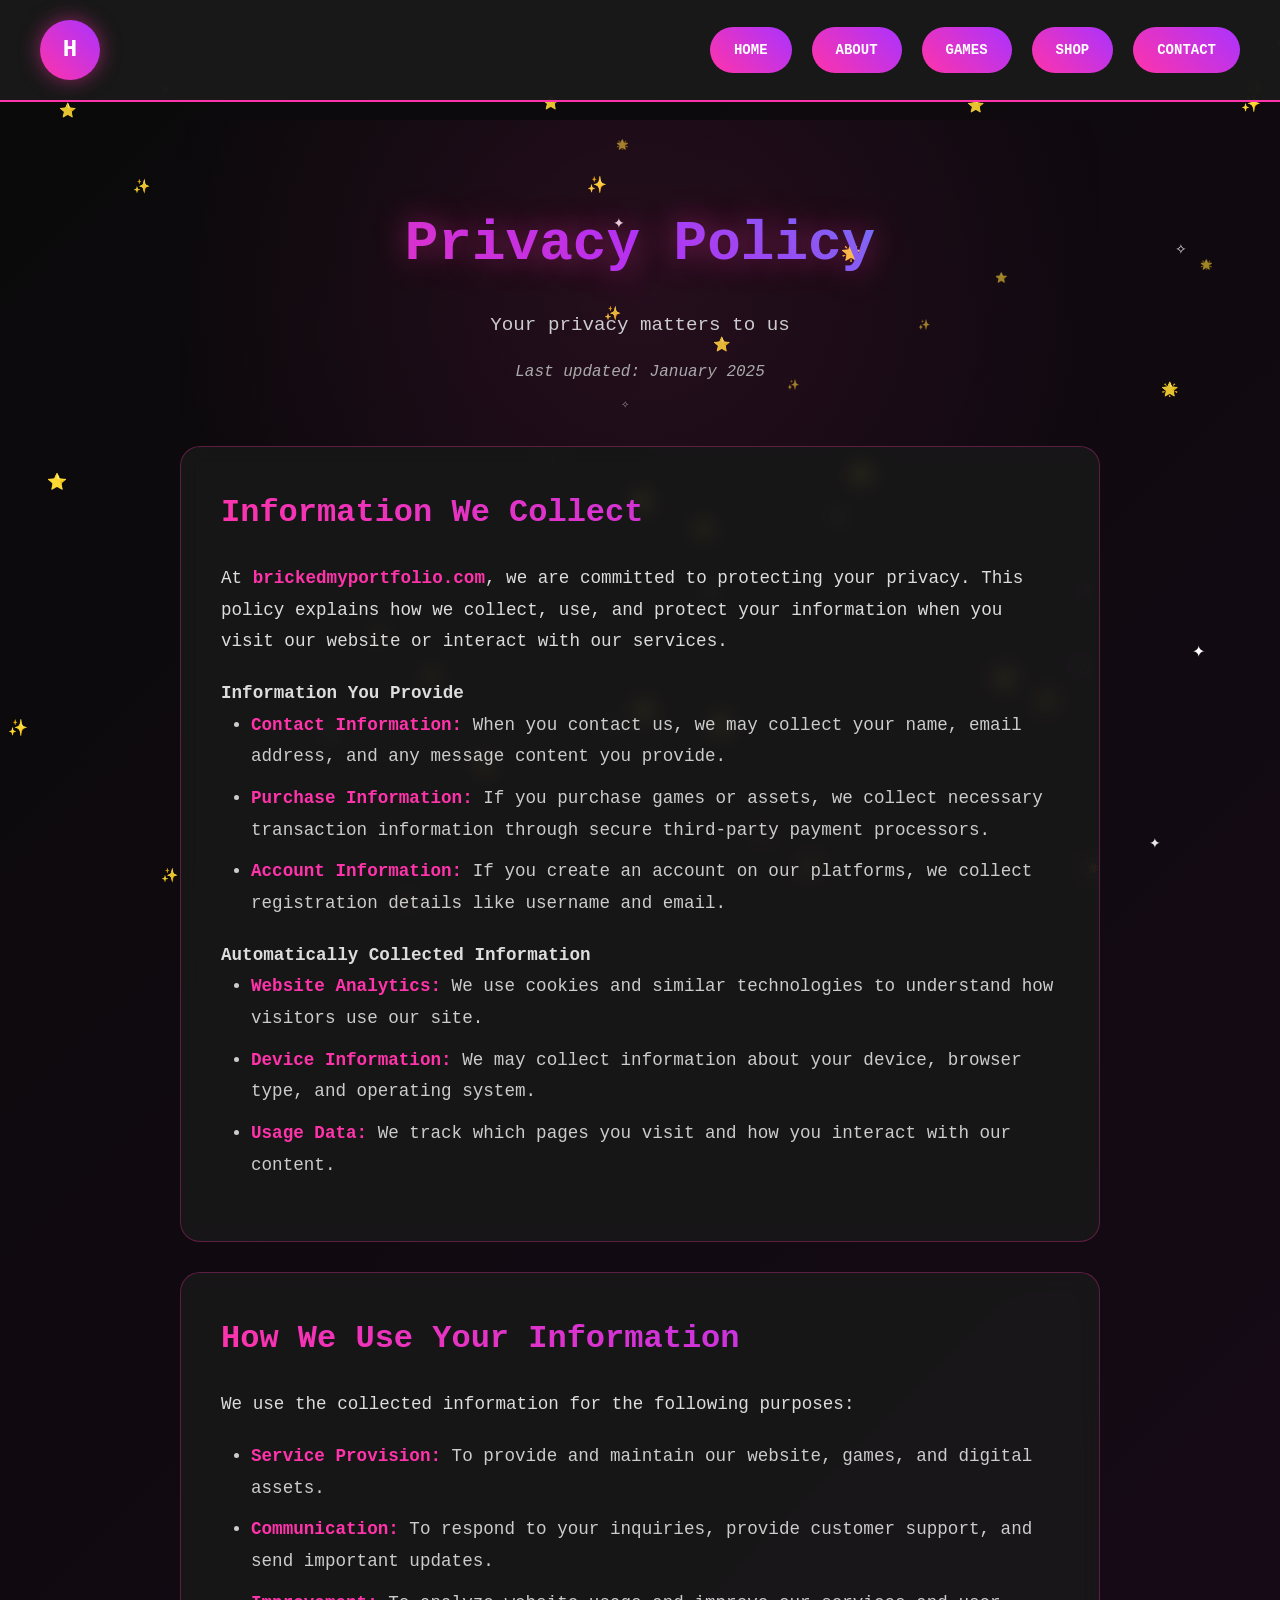
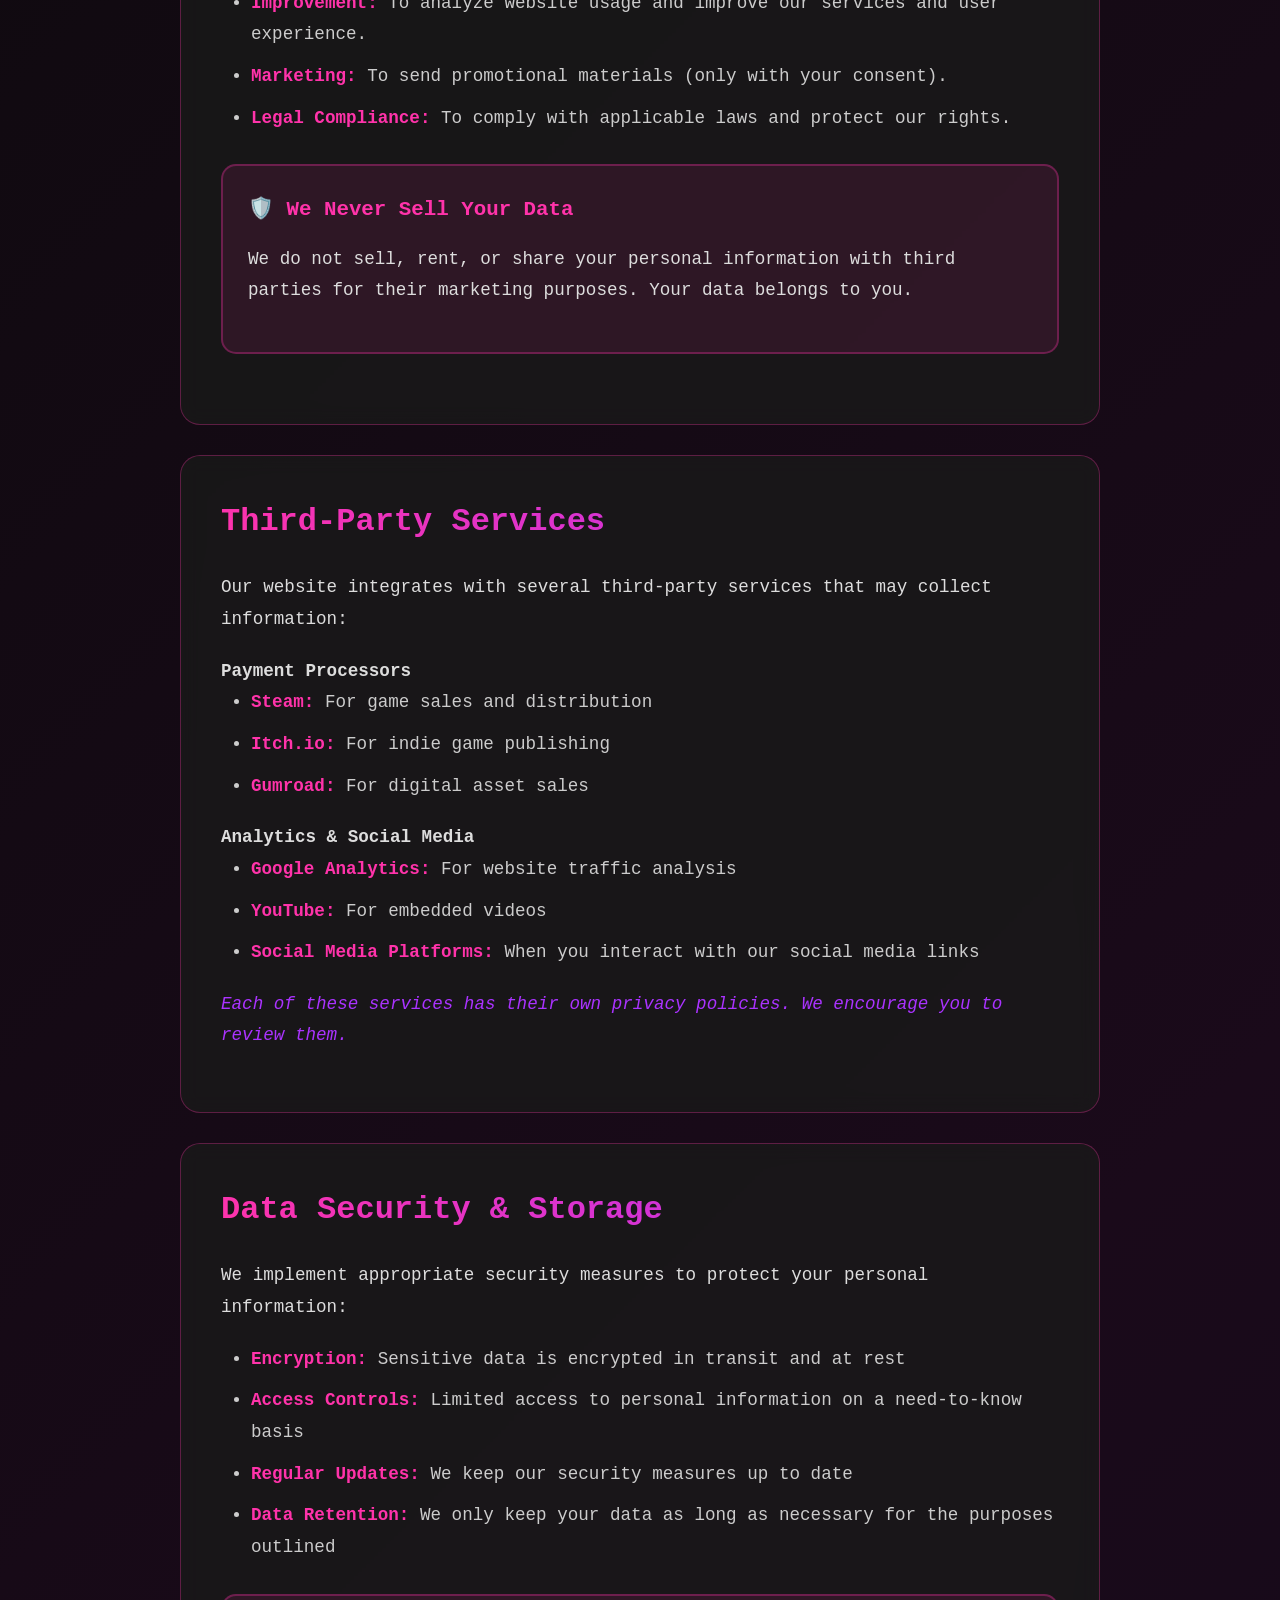
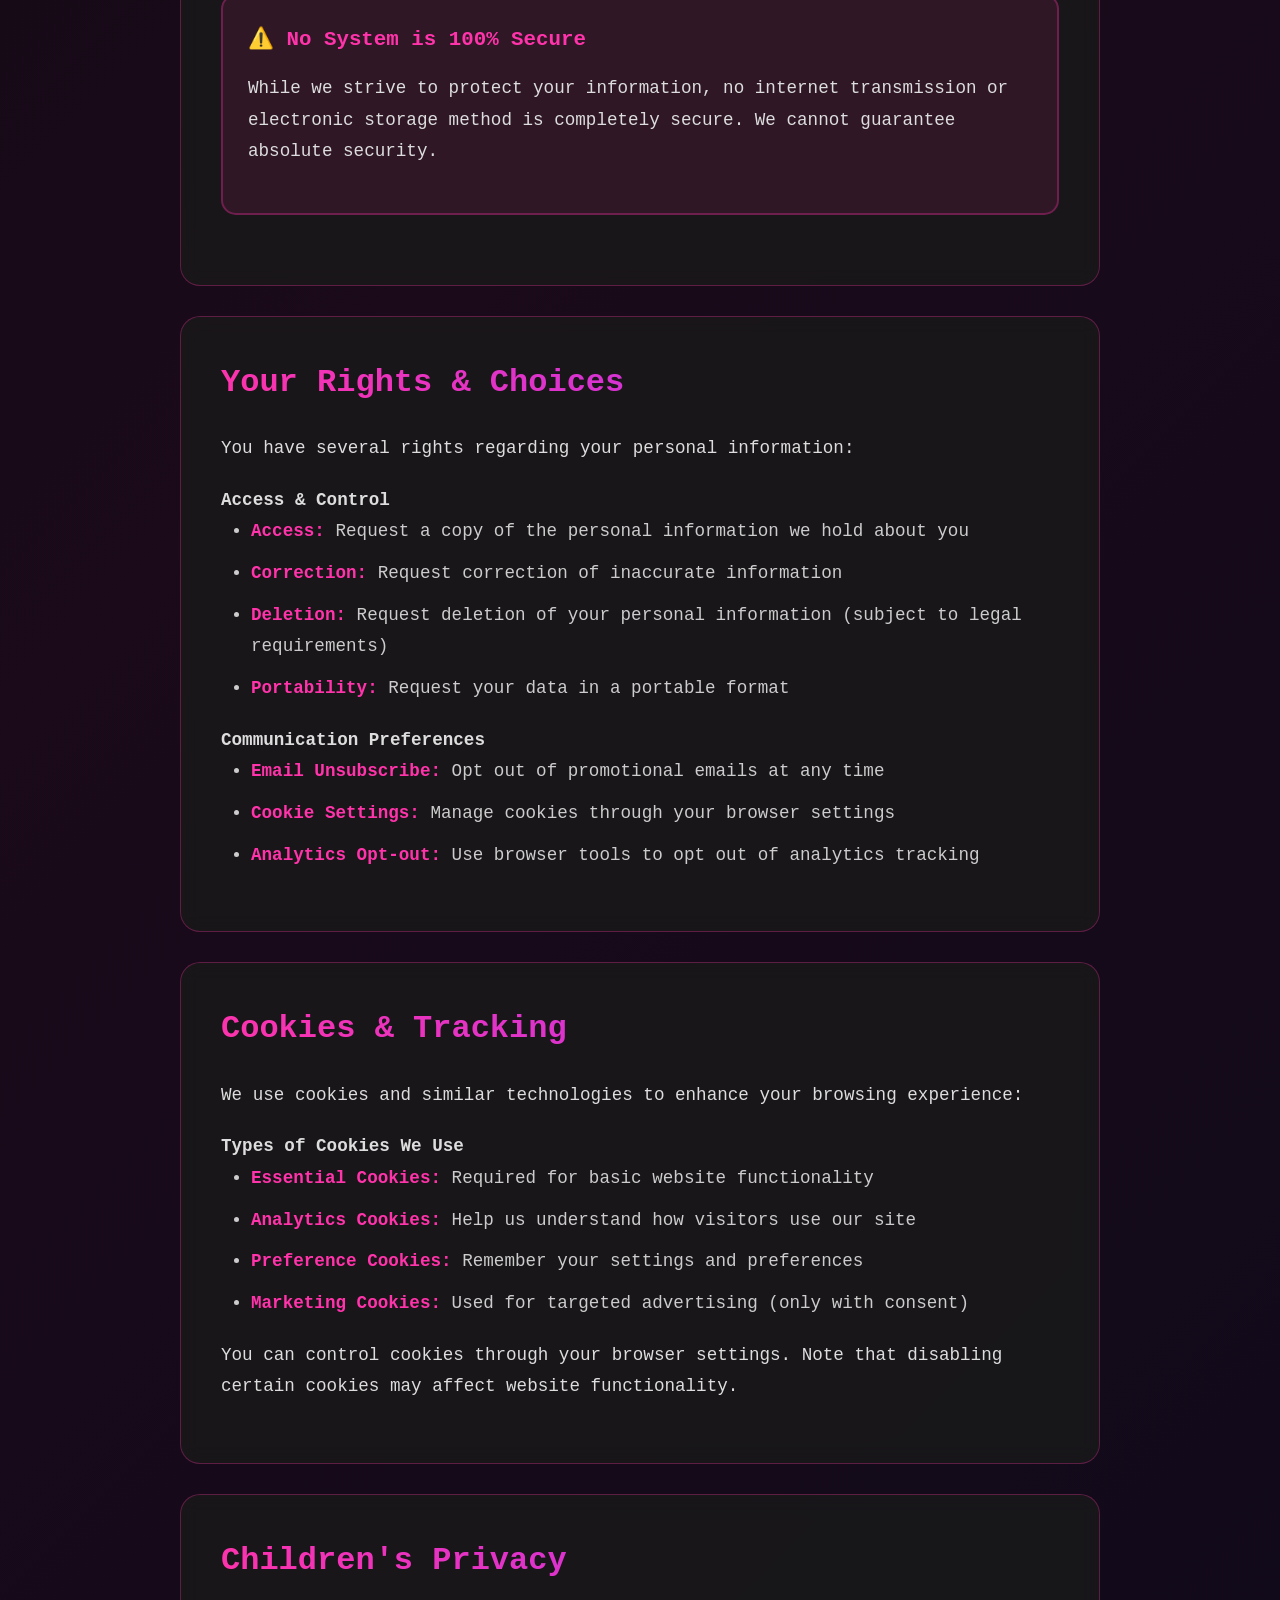
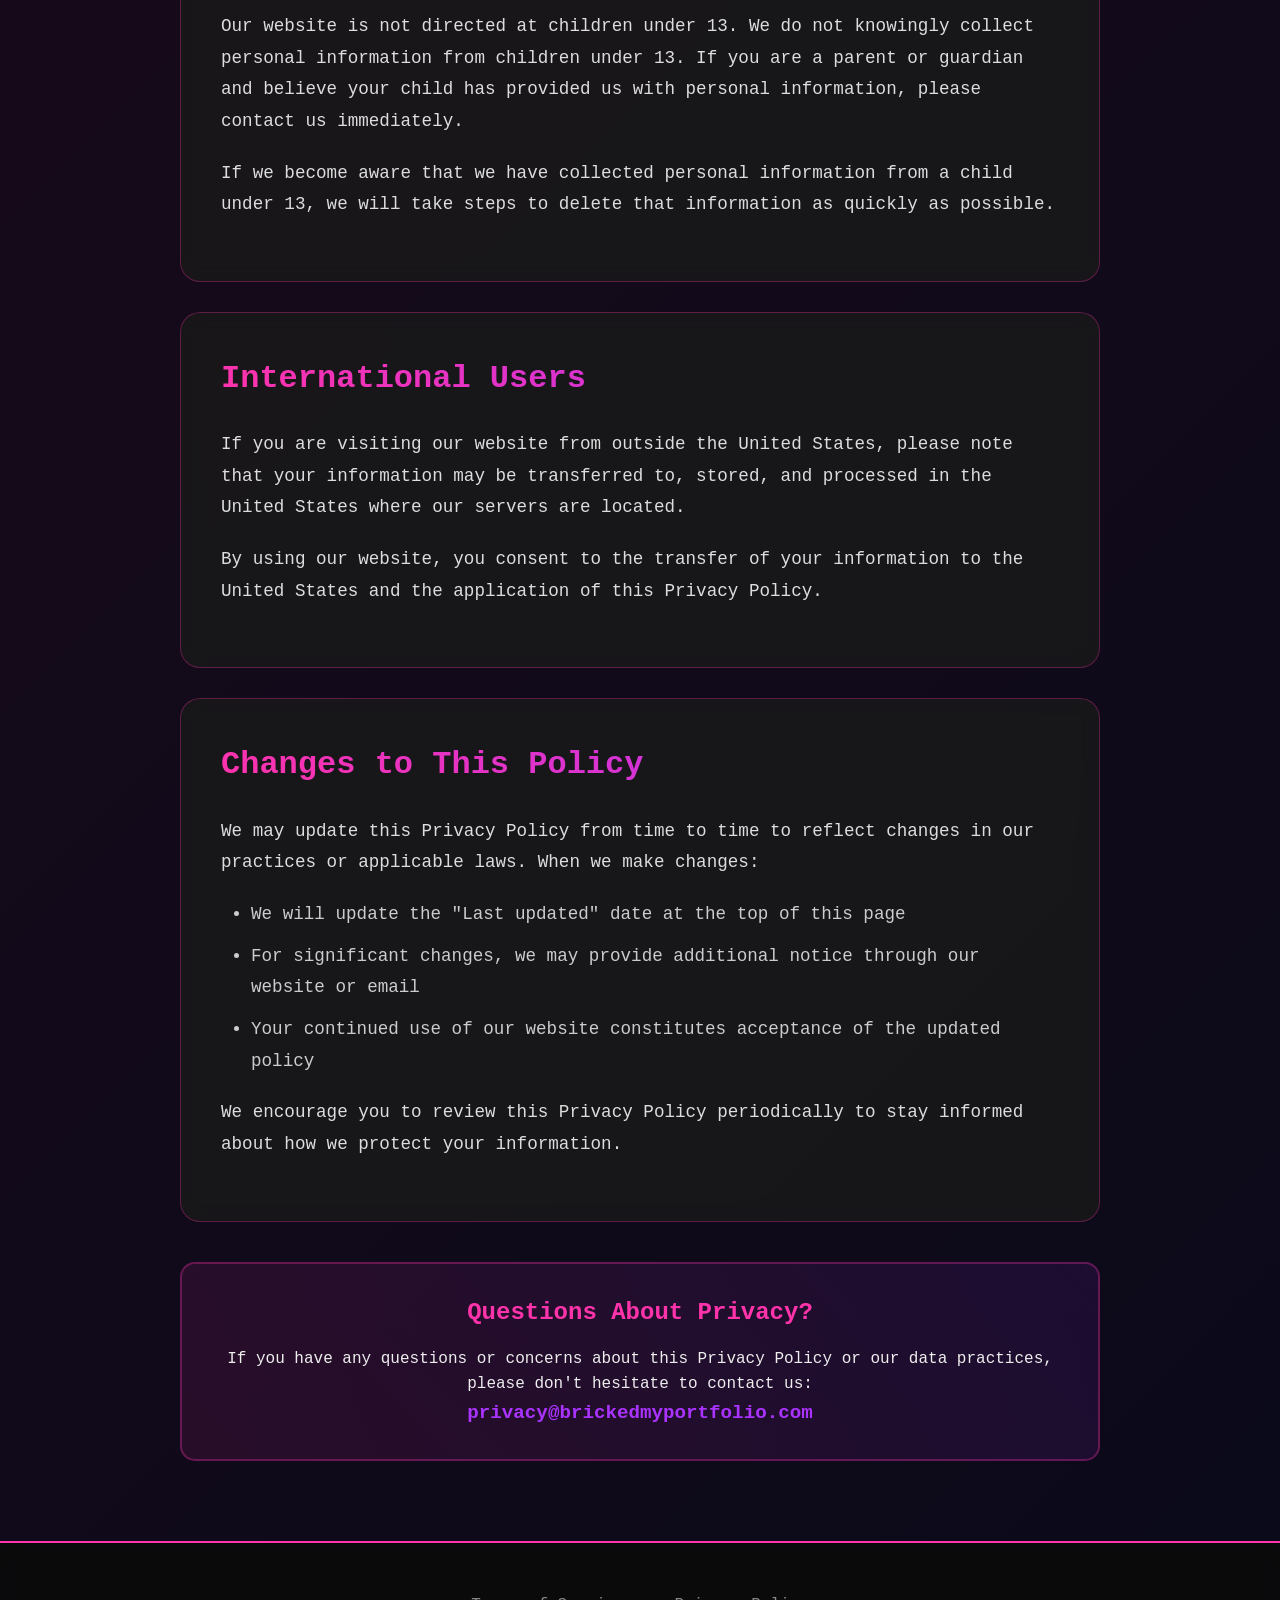
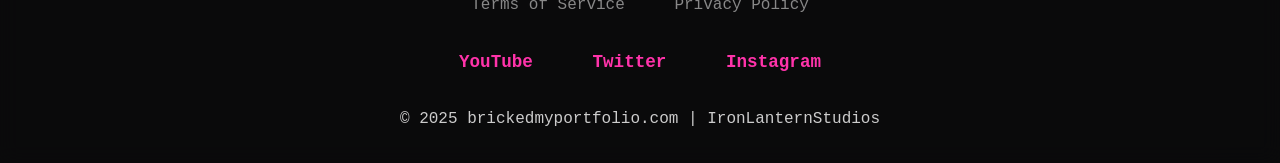
<file: privacy.html>
<!DOCTYPE html>
<html lang="en">
<head>
    <meta charset="UTF-8">
    <meta name="viewport" content="width=device-width, initial-scale=1.0">
    <title>Privacy Policy - brickedmyportfolio.com</title>
    <style>
        /* ===== BASE RESET & TYPOGRAPHY ===== */
        * {
            margin: 0;
            padding: 0;
            box-sizing: border-box;
        }

        body {
            background: linear-gradient(135deg, #0a0a0a 0%, #1a0a1a 50%, #0a0a1a 100%);
            color: #eee;
            font-family: "Courier New", monospace;
            line-height: 1.6;
            overflow-x: hidden;
            min-height: 100vh;
        }

        /* ===== ANIMATED STARFIELD BACKGROUND ===== */
        .bg-animation {
            position: fixed;
            top: 0;
            left: 0;
            width: 100%;
            height: 100%;
            z-index: -1;
            pointer-events: none;
        }

        .floating-star {
            position: absolute;
            color: #ffffff;
            font-size: 12px;
            opacity: 0.8;
            animation: float 10s infinite linear;
            pointer-events: none;
        }

        .floating-star.large {
            font-size: 16px;
            opacity: 1;
        }

        .floating-star.medium {
            font-size: 14px;
            opacity: 0.9;
        }

        .floating-star.small {
            font-size: 10px;
            opacity: 0.6;
        }

        @keyframes float {
            0% {
                transform: translateY(-10px) translateX(0) rotate(0deg);
                opacity: 0;
            }
            10% {
                opacity: 0.8;
            }
            90% {
                opacity: 0.8;
            }
            100% {
                transform: translateY(100vh) translateX(20px) rotate(360deg);
                opacity: 0;
            }
        }

        /* ===== HEADER & NAVIGATION ===== */
        header {
            display: flex;
            align-items: center;
            justify-content: space-between;
            padding: 20px 40px;
            background: rgba(26, 26, 26, 0.95);
            backdrop-filter: blur(15px);
            border-bottom: 2px solid #ff33aa;
            position: fixed;
            top: 0;
            left: 0;
            right: 0;
            z-index: 1000;
        }

        .logo-circle {
            width: 60px;
            height: 60px;
            border-radius: 50%;
            background: linear-gradient(45deg, #ff33aa, #aa33ff);
            display: flex;
            align-items: center;
            justify-content: center;
            text-decoration: none;
            color: white;
            font-weight: bold;
            font-size: 24px;
            transition: all 0.4s cubic-bezier(0.68, -0.55, 0.265, 1.55);
            box-shadow: 0 0 20px rgba(255, 51, 170, 0.5);
        }

        .logo-circle:hover {
            transform: scale(1.2) rotate(360deg);
            box-shadow: 0 0 30px rgba(255, 51, 170, 0.8);
        }

        nav {
            display: flex;
            gap: 20px;
        }

        nav a {
            background: linear-gradient(45deg, #ff33aa, #aa33ff);
            color: white;
            padding: 12px 24px;
            font-family: "Courier New", monospace;
            font-weight: bold;
            font-size: 14px;
            text-transform: uppercase;
            text-decoration: none;
            border-radius: 25px;
            transition: all 0.3s ease;
            position: relative;
            overflow: hidden;
        }

        nav a::before {
            content: '';
            position: absolute;
            top: 0;
            left: -100%;
            width: 100%;
            height: 100%;
            background: linear-gradient(90deg, transparent, rgba(255, 255, 255, 0.2), transparent);
            transition: left 0.5s;
        }

        nav a:hover::before {
            left: 100%;
        }

        nav a:hover {
            transform: translateY(-3px);
            box-shadow: 0 10px 20px rgba(255, 51, 170, 0.4);
        }

        /* ===== MAIN CONTENT ===== */
        .main-content {
            padding-top: 120px;
            max-width: 1000px;
            margin: 0 auto;
            padding-left: 40px;
            padding-right: 40px;
        }

        .page-header {
            text-align: center;
            padding: 80px 20px 60px;
            background: radial-gradient(circle at center, rgba(255, 51, 170, 0.1), transparent);
        }

        .page-title {
            font-size: 3.5rem;
            font-weight: bold;
            margin-bottom: 20px;
            background: linear-gradient(45deg, #ff33aa, #aa33ff, #33aaff);
            -webkit-background-clip: text;
            -webkit-text-fill-color: transparent;
            background-clip: text;
            animation: glow 3s ease-in-out infinite alternate;
            text-shadow: 0 0 30px rgba(255, 51, 170, 0.5);
        }

        @keyframes glow {
            from { filter: brightness(1) hue-rotate(0deg); }
            to { filter: brightness(1.2) hue-rotate(10deg); }
        }

        .page-subtitle {
            font-size: 1.2rem;
            color: #ccc;
            margin-bottom: 20px;
        }

        .last-updated {
            color: #aaa;
            font-style: italic;
            font-size: 1rem;
        }

        /* ===== CONTENT SECTIONS ===== */
        .content-section {
            background: rgba(26, 26, 26, 0.8);
            border-radius: 20px;
            padding: 40px;
            margin-bottom: 30px;
            backdrop-filter: blur(10px);
            border: 1px solid rgba(255, 51, 170, 0.3);
            transition: all 0.3s ease;
        }

        .content-section:hover {
            border-color: rgba(255, 51, 170, 0.5);
            box-shadow: 0 10px 30px rgba(255, 51, 170, 0.2);
        }

        .section-title {
            font-size: 2rem;
            color: #ff33aa;
            margin-bottom: 25px;
            background: linear-gradient(45deg, #ff33aa, #aa33ff);
            -webkit-background-clip: text;
            -webkit-text-fill-color: transparent;
            background-clip: text;
        }

        .section-content {
            font-size: 1.1rem;
            line-height: 1.8;
            color: #ddd;
        }

        .section-content p {
            margin-bottom: 20px;
        }

        .section-content ul {
            margin-left: 30px;
            margin-bottom: 20px;
        }

        .section-content li {
            margin-bottom: 10px;
            color: #ccc;
        }

        .section-content strong {
            color: #ff33aa;
        }

        .section-content em {
            color: #aa33ff;
        }

        .highlight-box {
            background: rgba(255, 51, 170, 0.1);
            border: 2px solid rgba(255, 51, 170, 0.3);
            border-radius: 15px;
            padding: 25px;
            margin: 30px 0;
        }

        .highlight-box h4 {
            color: #ff33aa;
            font-size: 1.3rem;
            margin-bottom: 15px;
        }

        .contact-info {
            background: linear-gradient(45deg, rgba(255, 51, 170, 0.1), rgba(170, 51, 255, 0.1));
            border-radius: 15px;
            padding: 30px;
            text-align: center;
            margin: 40px 0;
            border: 2px solid rgba(255, 51, 170, 0.3);
        }

        .contact-info h3 {
            color: #ff33aa;
            font-size: 1.5rem;
            margin-bottom: 15px;
        }

        .contact-email {
            color: #aa33ff;
            text-decoration: none;
            font-size: 1.2rem;
            font-weight: bold;
            transition: all 0.3s ease;
        }

        .contact-email:hover {
            color: #ff33aa;
            transform: scale(1.05);
        }

        /* ===== BACK TO TOP BUTTON ===== */
        .back-to-top {
            position: fixed;
            bottom: 40px;
            right: 40px;
            width: 60px;
            height: 60px;
            background: linear-gradient(45deg, #ff33aa, #aa33ff);
            border: none;
            border-radius: 50%;
            color: white;
            font-size: 24px;
            cursor: pointer;
            transition: all 0.3s ease;
            z-index: 100;
            box-shadow: 0 8px 25px rgba(255, 51, 170, 0.4);
            opacity: 0;
            visibility: hidden;
        }

        .back-to-top.show {
            opacity: 1;
            visibility: visible;
        }

        .back-to-top:hover {
            transform: scale(1.1) rotate(360deg);
            box-shadow: 0 12px 35px rgba(255, 51, 170, 0.6);
        }

        /* ===== FOOTER ===== */
        footer {
            background: rgba(10, 10, 10, 0.9);
            padding: 50px 20px 30px;
            text-align: center;
            border-top: 2px solid #ff33aa;
            backdrop-filter: blur(10px);
            margin-top: 80px;
        }

        .footer-content {
            max-width: 800px;
            margin: 0 auto;
        }

        .footer-links {
            margin-bottom: 30px;
        }

        .footer-links a {
            color: #888;
            text-decoration: none;
            margin: 0 20px;
            font-size: 1rem;
            transition: all 0.3s ease;
        }

        .footer-links a:hover {
            color: #ff33aa;
            transform: translateY(-2px);
        }

        .footer-social {
            margin-bottom: 30px;
        }

        .footer-social a {
            color: #ff33aa;
            text-decoration: none;
            margin: 0 25px;
            font-weight: bold;
            font-size: 1.1rem;
            transition: all 0.3s ease;
        }

        .footer-social a:hover {
            color: #aa33ff;
            transform: scale(1.1);
        }

        .copyright {
            color: #ccc;
            font-size: 1rem;
        }

        /* ===== RESPONSIVE DESIGN ===== */
        @media (max-width: 768px) {
            header {
                flex-direction: column;
                gap: 20px;
                padding: 20px;
            }

            .main-content {
                padding-top: 160px;
                padding-left: 20px;
                padding-right: 20px;
            }

            nav {
                flex-wrap: wrap;
                justify-content: center;
            }

            nav a {
                font-size: 12px;
                padding: 10px 16px;
            }

            .page-title {
                font-size: 2.5rem;
            }

            .content-section {
                padding: 30px 25px;
            }

            .section-title {
                font-size: 1.6rem;
            }

            .section-content {
                font-size: 1rem;
            }

            .back-to-top {
                bottom: 20px;
                right: 20px;
                width: 50px;
                height: 50px;
                font-size: 20px;
            }
        }

        @media (max-width: 480px) {
            .page-title {
                font-size: 2rem;
            }

            .page-header {
                padding: 60px 15px 40px;
            }

            .content-section {
                padding: 25px 20px;
                margin-bottom: 20px;
            }

            .section-title {
                font-size: 1.4rem;
            }

            .section-content {
                font-size: 0.95rem;
            }

            .highlight-box, .contact-info {
                padding: 20px;
                margin: 20px 0;
            }
        }
    </style>
</head>
<body>
    <!-- Animated Starfield Background -->
    <div class="bg-animation" id="bg-animation"></div>

    <!-- Header -->
    <header>
        <a href="index.html" class="logo-circle">
            H
        </a>
        <nav>
            <a href="index.html">Home</a>
            <a href="about.html">About</a>
            <a href="games.html">Games</a>
            <a href="shop.html">Shop</a>
            <a href="contact.html">Contact</a>
        </nav>
    </header>

    <!-- Main Content -->
    <div class="main-content">
        <!-- Page Header -->
        <section class="page-header">
            <h1 class="page-title">Privacy Policy</h1>
            <p class="page-subtitle">Your privacy matters to us</p>
            <p class="last-updated">Last updated: January 2025</p>
        </section>

        <!-- Privacy Policy Content -->
        <div class="content-section">
            <h2 class="section-title">Information We Collect</h2>
            <div class="section-content">
                <p>At <strong>brickedmyportfolio.com</strong>, we are committed to protecting your privacy. This policy explains how we collect, use, and protect your information when you visit our website or interact with our services.</p>
                
                <h4>Information You Provide</h4>
                <ul>
                    <li><strong>Contact Information:</strong> When you contact us, we may collect your name, email address, and any message content you provide.</li>
                    <li><strong>Purchase Information:</strong> If you purchase games or assets, we collect necessary transaction information through secure third-party payment processors.</li>
                    <li><strong>Account Information:</strong> If you create an account on our platforms, we collect registration details like username and email.</li>
                </ul>

                <h4>Automatically Collected Information</h4>
                <ul>
                    <li><strong>Website Analytics:</strong> We use cookies and similar technologies to understand how visitors use our site.</li>
                    <li><strong>Device Information:</strong> We may collect information about your device, browser type, and operating system.</li>
                    <li><strong>Usage Data:</strong> We track which pages you visit and how you interact with our content.</li>
                </ul>
            </div>
        </div>

        <div class="content-section">
            <h2 class="section-title">How We Use Your Information</h2>
            <div class="section-content">
                <p>We use the collected information for the following purposes:</p>
                <ul>
                    <li><strong>Service Provision:</strong> To provide and maintain our website, games, and digital assets.</li>
                    <li><strong>Communication:</strong> To respond to your inquiries, provide customer support, and send important updates.</li>
                    <li><strong>Improvement:</strong> To analyze website usage and improve our services and user experience.</li>
                    <li><strong>Marketing:</strong> To send promotional materials (only with your consent).</li>
                    <li><strong>Legal Compliance:</strong> To comply with applicable laws and protect our rights.</li>
                </ul>

                <div class="highlight-box">
                    <h4>🛡️ We Never Sell Your Data</h4>
                    <p>We do not sell, rent, or share your personal information with third parties for their marketing purposes. Your data belongs to you.</p>
                </div>
            </div>
        </div>

        <div class="content-section">
            <h2 class="section-title">Third-Party Services</h2>
            <div class="section-content">
                <p>Our website integrates with several third-party services that may collect information:</p>
                
                <h4>Payment Processors</h4>
                <ul>
                    <li><strong>Steam:</strong> For game sales and distribution</li>
                    <li><strong>Itch.io:</strong> For indie game publishing</li>
                    <li><strong>Gumroad:</strong> For digital asset sales</li>
                </ul>

                <h4>Analytics & Social Media</h4>
                <ul>
                    <li><strong>Google Analytics:</strong> For website traffic analysis</li>
                    <li><strong>YouTube:</strong> For embedded videos</li>
                    <li><strong>Social Media Platforms:</strong> When you interact with our social media links</li>
                </ul>

                <p><em>Each of these services has their own privacy policies. We encourage you to review them.</em></p>
            </div>
        </div>

        <div class="content-section">
            <h2 class="section-title">Data Security & Storage</h2>
            <div class="section-content">
                <p>We implement appropriate security measures to protect your personal information:</p>
                <ul>
                    <li><strong>Encryption:</strong> Sensitive data is encrypted in transit and at rest</li>
                    <li><strong>Access Controls:</strong> Limited access to personal information on a need-to-know basis</li>
                    <li><strong>Regular Updates:</strong> We keep our security measures up to date</li>
                    <li><strong>Data Retention:</strong> We only keep your data as long as necessary for the purposes outlined</li>
                </ul>

                <div class="highlight-box">
                    <h4>⚠️ No System is 100% Secure</h4>
                    <p>While we strive to protect your information, no internet transmission or electronic storage method is completely secure. We cannot guarantee absolute security.</p>
                </div>
            </div>
        </div>

        <div class="content-section">
            <h2 class="section-title">Your Rights & Choices</h2>
            <div class="section-content">
                <p>You have several rights regarding your personal information:</p>
                
                <h4>Access & Control</h4>
                <ul>
                    <li><strong>Access:</strong> Request a copy of the personal information we hold about you</li>
                    <li><strong>Correction:</strong> Request correction of inaccurate information</li>
                    <li><strong>Deletion:</strong> Request deletion of your personal information (subject to legal requirements)</li>
                    <li><strong>Portability:</strong> Request your data in a portable format</li>
                </ul>

                <h4>Communication Preferences</h4>
                <ul>
                    <li><strong>Email Unsubscribe:</strong> Opt out of promotional emails at any time</li>
                    <li><strong>Cookie Settings:</strong> Manage cookies through your browser settings</li>
                    <li><strong>Analytics Opt-out:</strong> Use browser tools to opt out of analytics tracking</li>
                </ul>
            </div>
        </div>

        <div class="content-section">
            <h2 class="section-title">Cookies & Tracking</h2>
            <div class="section-content">
                <p>We use cookies and similar technologies to enhance your browsing experience:</p>
                
                <h4>Types of Cookies We Use</h4>
                <ul>
                    <li><strong>Essential Cookies:</strong> Required for basic website functionality</li>
                    <li><strong>Analytics Cookies:</strong> Help us understand how visitors use our site</li>
                    <li><strong>Preference Cookies:</strong> Remember your settings and preferences</li>
                    <li><strong>Marketing Cookies:</strong> Used for targeted advertising (only with consent)</li>
                </ul>

                <p>You can control cookies through your browser settings. Note that disabling certain cookies may affect website functionality.</p>
            </div>
        </div>

        <div class="content-section">
            <h2 class="section-title">Children's Privacy</h2>
            <div class="section-content">
                <p>Our website is not directed at children under 13. We do not knowingly collect personal information from children under 13. If you are a parent or guardian and believe your child has provided us with personal information, please contact us immediately.</p>
                
                <p>If we become aware that we have collected personal information from a child under 13, we will take steps to delete that information as quickly as possible.</p>
            </div>
        </div>

        <div class="content-section">
            <h2 class="section-title">International Users</h2>
            <div class="section-content">
                <p>If you are visiting our website from outside the United States, please note that your information may be transferred to, stored, and processed in the United States where our servers are located.</p>
                
                <p>By using our website, you consent to the transfer of your information to the United States and the application of this Privacy Policy.</p>
            </div>
        </div>

        <div class="content-section">
            <h2 class="section-title">Changes to This Policy</h2>
            <div class="section-content">
                <p>We may update this Privacy Policy from time to time to reflect changes in our practices or applicable laws. When we make changes:</p>
                <ul>
                    <li>We will update the "Last updated" date at the top of this page</li>
                    <li>For significant changes, we may provide additional notice through our website or email</li>
                    <li>Your continued use of our website constitutes acceptance of the updated policy</li>
                </ul>
                
                <p>We encourage you to review this Privacy Policy periodically to stay informed about how we protect your information.</p>
            </div>
        </div>

        <!-- Contact Section -->
        <div class="contact-info">
            <h3>Questions About Privacy?</h3>
            <p>If you have any questions or concerns about this Privacy Policy or our data practices, please don't hesitate to contact us:</p>
            <a href="mailto:privacy@brickedmyportfolio.com" class="contact-email">privacy@brickedmyportfolio.com</a>
        </div>
    </div>

    <!-- Back to Top Button -->
    <button class="back-to-top" id="back-to-top">↑</button>

    <!-- Footer -->
    <footer>
        <div class="footer-content">
            <div class="footer-links">
                <a href="terms.html">Terms of Service</a>
                <a href="privacy.html">Privacy Policy</a>
            </div>
            <div class="footer-social">
                <a href="https://youtube.com" target="_blank">YouTube</a>
                <a href="#" target="_blank">Twitter</a>
                <a href="#" target="_blank">Instagram</a>
            </div>
            <div class="copyright">© 2025 brickedmyportfolio.com | IronLanternStudios</div>
        </div>
    </footer>

    <script>
        // ===== STARFIELD ANIMATION =====
        function createFloatingStars() {
            const bgAnimation = document.getElementById('bg-animation');
            const starCount = 50;
            const starTypes = ['⭐', '✨', '🌟', '⭐', '✦', '✧'];
            
            for (let i = 0; i < starCount; i++) {
                const star = document.createElement('div');
                star.className = 'floating-star';
                
                // Random star type
                star.innerHTML = starTypes[Math.floor(Math.random() * starTypes.length)];
                
                // Random size class
                const sizes = ['small', 'medium', 'large'];
                const randomSize = sizes[Math.floor(Math.random() * sizes.length)];
                star.classList.add(randomSize);
                
                // Random position
                star.style.left = Math.random() * 100 + '%';
                star.style.top = Math.random() * 100 + '%';
                
                // Random animation timing
                star.style.animationDelay = Math.random() * 10 + 's';
                star.style.animationDuration = (8 + Math.random() * 6) + 's';
                
                bgAnimation.appendChild(star);
            }
        }

        // ===== BACK TO TOP FUNCTIONALITY =====
        function initBackToTop() {
            const backToTopBtn = document.getElementById('back-to-top');
            
            window.addEventListener('scroll', () => {
                if (window.pageYOffset > 300) {
                    backToTopBtn.classList.add('show');
                } else {
                    backToTopBtn.classList.remove('show');
                }
            });
            
            backToTopBtn.addEventListener('click', () => {
                window.scrollTo({
                    top: 0,
                    behavior: 'smooth'
                });
            });
        }

        // ===== SMOOTH SCROLLING FOR ANCHOR LINKS =====
        function initSmoothScrolling() {
            const links = document.querySelectorAll('a[href^="#"]');
            links.forEach(link => {
                link.addEventListener('click', (e) => {
                    e.preventDefault();
                    const target = document.querySelector(link.getAttribute('href'));
                    if (target) {
                        target.scrollIntoView({
                            behavior: 'smooth',
                            block: 'start'
                        });
                    }
                });
            });
        }

        // ===== PARALLAX EFFECT =====
        function addParallaxEffect() {
            window.addEventListener('scroll', () => {
                const scrolled = window.pageYOffset;
                const parallax = document.querySelector('.page-header');
                if (parallax) {
                    parallax.style.transform = `translateY(${scrolled * 0.3}px)`;
                }
                
                // Animate floating stars on scroll
                const stars = document.querySelectorAll('.floating-star');
                stars.forEach((star, index) => {
                    const speed = (index % 3 + 1) * 0.05;
                    star.style.transform = `translateY(${scrolled * speed}px) rotate(${scrolled * 0.02}deg)`;
                });
            });
        }

        // ===== SECTION FADE IN ANIMATION =====
        function initFadeInAnimation() {
            const observer = new IntersectionObserver((entries) => {
                entries.forEach(entry => {
                    if (entry.isIntersecting) {
                        entry.target.style.opacity = '1';
                        entry.target.style.transform = 'translateY(0)';
                    }
                });
            }, { threshold: 0.1 });

            const sections = document.querySelectorAll('.content-section');
            sections.forEach(section => {
                section.style.opacity = '0';
                section.style.transform = 'translateY(30px)';
                section.style.transition = 'opacity 0.6s ease, transform 0.6s ease';
                observer.observe(section);
            });
        }

        // ===== INITIALIZATION =====
        document.addEventListener('DOMContentLoaded', function() {
            // Initialize all features
            createFloatingStars();
            initBackToTop();
            initSmoothScrolling();
            addParallaxEffect();
            initFadeInAnimation();
            
            // Add loading animation
            document.body.style.opacity = '0';
            setTimeout(() => {
                document.body.style.transition = 'opacity 1s ease-in-out';
                document.body.style.opacity = '1';
            }, 100);
        });
    </script>
</body>
</html>
</file>
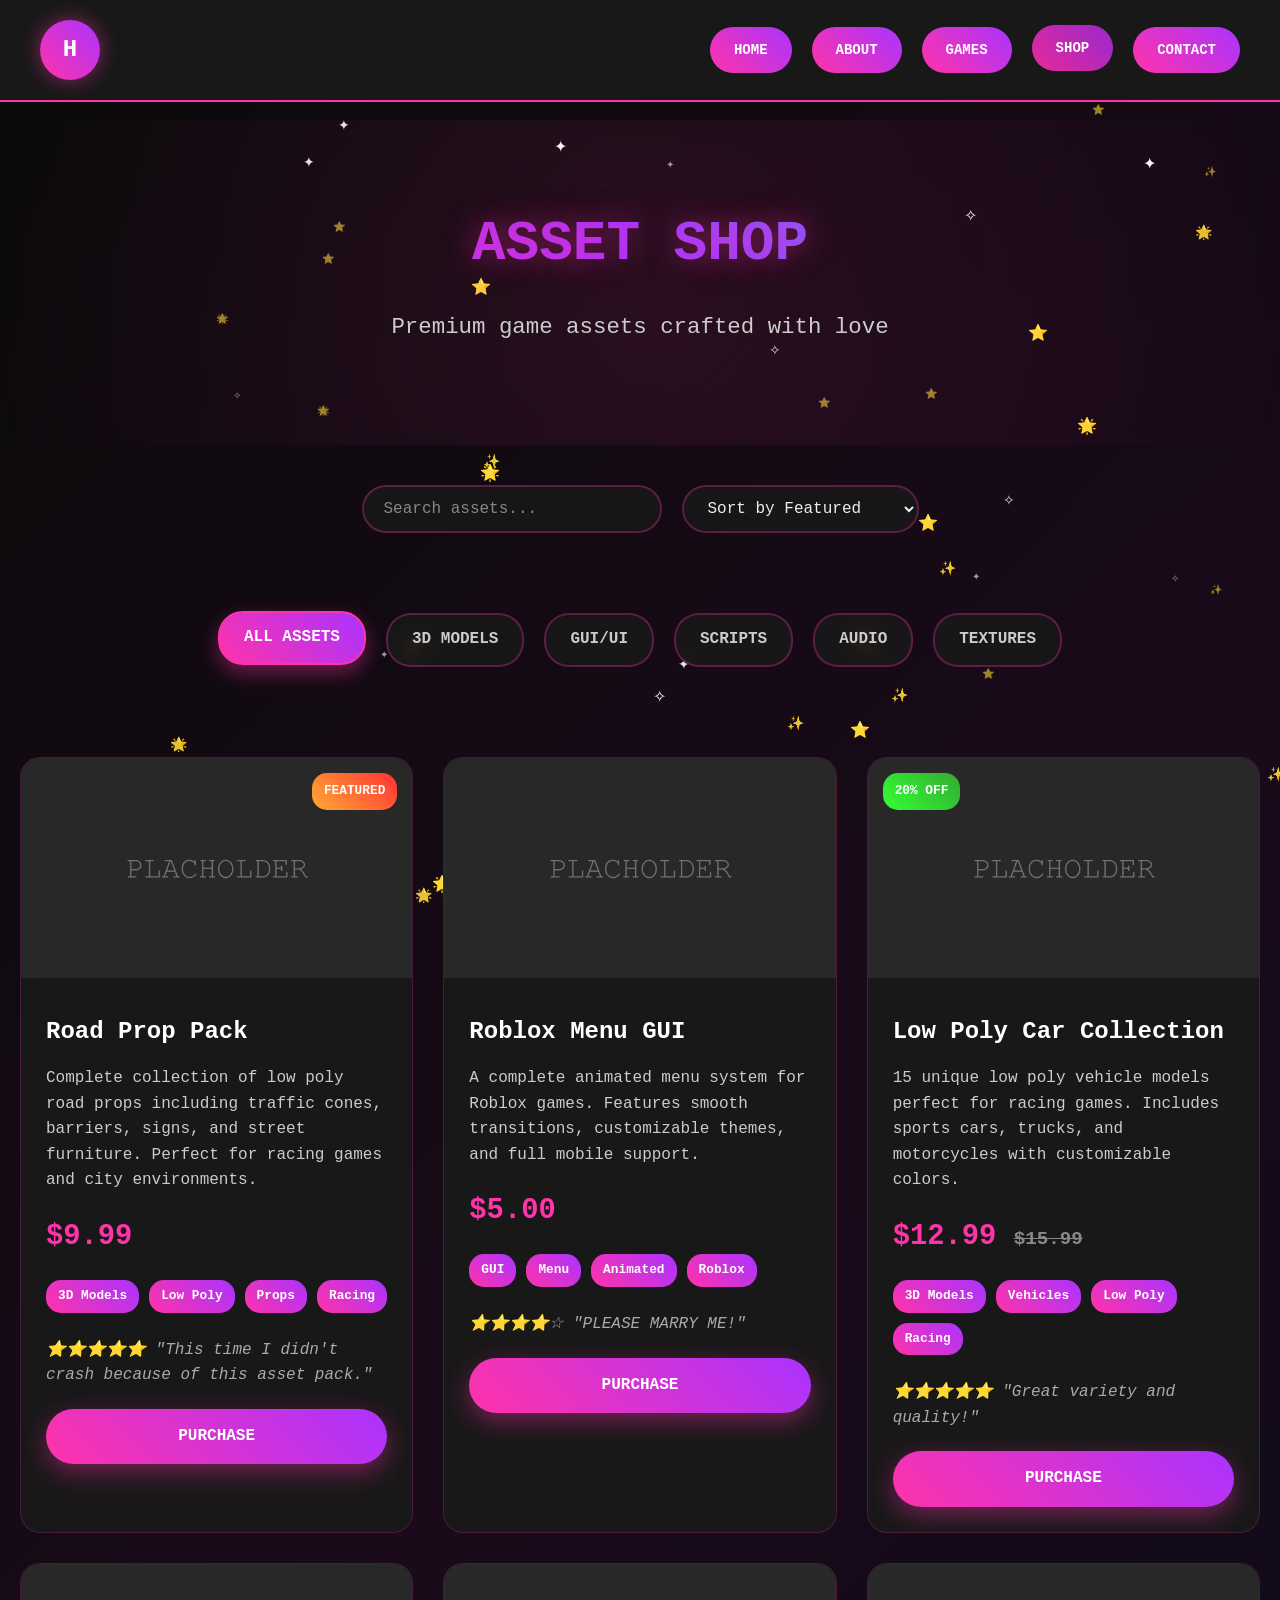
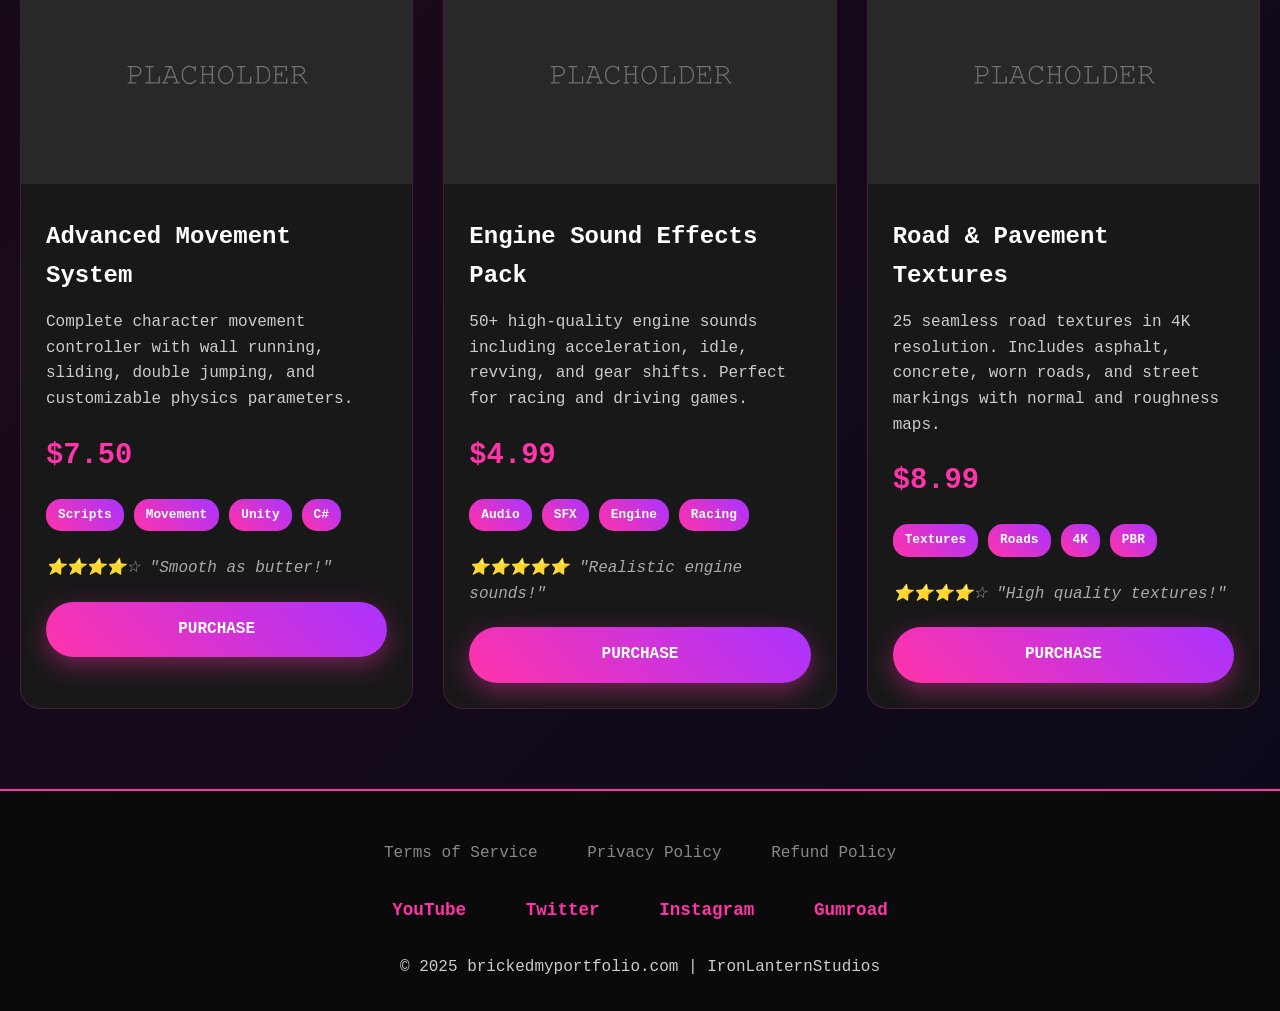
<file: shop.html>
<!DOCTYPE html>
<html lang="en">
<head>
    <meta charset="UTF-8">
    <meta name="viewport" content="width=device-width, initial-scale=1.0">
    <title>Shop - brickedmyportfolio.com</title>
    <script src="https://gumroad.com/js/gumroad.js"></script>
    <style>
        /* ===== BASE RESET & TYPOGRAPHY ===== */
        * {
            margin: 0;
            padding: 0;
            box-sizing: border-box;
        }

        body {
            background: linear-gradient(135deg, #0a0a0a 0%, #1a0a1a 50%, #0a0a1a 100%);
            color: #eee;
            font-family: "Courier New", monospace;
            line-height: 1.6;
            overflow-x: hidden;
            min-height: 100vh;
        }

        /* ===== ANIMATED STARFIELD BACKGROUND ===== */
        .bg-animation {
            position: fixed;
            top: 0;
            left: 0;
            width: 100%;
            height: 100%;
            z-index: -1;
            pointer-events: none;
        }

        .floating-star {
            position: absolute;
            color: #ffffff;
            font-size: 12px;
            opacity: 0.8;
            animation: float 10s infinite linear;
            pointer-events: none;
        }

        .floating-star.large {
            font-size: 16px;
            opacity: 1;
        }

        .floating-star.medium {
            font-size: 14px;
            opacity: 0.9;
        }

        .floating-star.small {
            font-size: 10px;
            opacity: 0.6;
        }

        @keyframes float {
            0% {
                transform: translateY(-10px) translateX(0) rotate(0deg);
                opacity: 0;
            }
            10% {
                opacity: 0.8;
            }
            90% {
                opacity: 0.8;
            }
            100% {
                transform: translateY(100vh) translateX(20px) rotate(360deg);
                opacity: 0;
            }
        }

        /* ===== HEADER & NAVIGATION ===== */
        header {
            display: flex;
            align-items: center;
            justify-content: space-between;
            padding: 20px 40px;
            background: rgba(26, 26, 26, 0.95);
            backdrop-filter: blur(15px);
            border-bottom: 2px solid #ff33aa;
            position: fixed;
            top: 0;
            left: 0;
            right: 0;
            z-index: 1000;
        }

        .logo-circle {
            width: 60px;
            height: 60px;
            border-radius: 50%;
            background: linear-gradient(45deg, #ff33aa, #aa33ff);
            display: flex;
            align-items: center;
            justify-content: center;
            text-decoration: none;
            color: white;
            font-weight: bold;
            font-size: 24px;
            transition: all 0.4s cubic-bezier(0.68, -0.55, 0.265, 1.55);
            box-shadow: 0 0 20px rgba(255, 51, 170, 0.5);
        }

        .logo-circle:hover {
            transform: scale(1.2) rotate(360deg);
            box-shadow: 0 0 30px rgba(255, 51, 170, 0.8);
        }

        nav {
            display: flex;
            gap: 20px;
        }

        nav a {
            background: linear-gradient(45deg, #ff33aa, #aa33ff);
            color: white;
            padding: 12px 24px;
            font-family: "Courier New", monospace;
            font-weight: bold;
            font-size: 14px;
            text-transform: uppercase;
            text-decoration: none;
            border-radius: 25px;
            transition: all 0.3s ease;
            position: relative;
            overflow: hidden;
        }

        nav a::before {
            content: '';
            position: absolute;
            top: 0;
            left: -100%;
            width: 100%;
            height: 100%;
            background: linear-gradient(90deg, transparent, rgba(255, 255, 255, 0.2), transparent);
            transition: left 0.5s;
        }

        nav a:hover::before {
            left: 100%;
        }

        nav a:hover {
            transform: translateY(-3px);
            box-shadow: 0 10px 20px rgba(255, 51, 170, 0.4);
        }

        nav a.current {
            background: linear-gradient(45deg, #e62999, #9929cc);
            transform: translateY(-2px);
        }

        /* ===== MAIN CONTENT WRAPPER ===== */
        .main-content {
            padding-top: 120px;
        }

        /* ===== HERO SECTION ===== */
        .hero {
            text-align: center;
            padding: 80px 20px 60px;
            background: radial-gradient(circle at center, rgba(255, 51, 170, 0.1), transparent);
        }

        .glitch-title {
            font-size: 3.5rem;
            font-weight: bold;
            margin-bottom: 20px;
            background: linear-gradient(45deg, #ff33aa, #aa33ff, #33aaff);
            -webkit-background-clip: text;
            -webkit-text-fill-color: transparent;
            background-clip: text;
            animation: glow 3s ease-in-out infinite alternate;
            text-shadow: 0 0 30px rgba(255, 51, 170, 0.5);
        }

        @keyframes glow {
            from { filter: brightness(1) hue-rotate(0deg); }
            to { filter: brightness(1.2) hue-rotate(10deg); }
        }

        .hero-subtitle {
            font-size: 1.4rem;
            color: #ccc;
            margin-bottom: 40px;
            animation: fadeInUp 1s ease-out 0.5s both;
        }

        @keyframes fadeInUp {
            from { opacity: 0; transform: translateY(30px); }
            to { opacity: 1; transform: translateY(0); }
        }

        /* ===== SHOP CATEGORIES ===== */
        .categories-section {
            padding: 40px 20px;
            max-width: 1200px;
            margin: 0 auto;
        }

        .category-tabs {
            display: flex;
            justify-content: center;
            gap: 20px;
            margin-bottom: 50px;
            flex-wrap: wrap;
        }

        .category-tab {
            background: rgba(26, 26, 26, 0.8);
            border: 2px solid rgba(255, 51, 170, 0.3);
            color: #ccc;
            padding: 12px 24px;
            border-radius: 25px;
            cursor: pointer;
            transition: all 0.3s ease;
            font-family: "Courier New", monospace;
            font-weight: bold;
            text-transform: uppercase;
            backdrop-filter: blur(10px);
        }

        .category-tab.active,
        .category-tab:hover {
            background: linear-gradient(45deg, #ff33aa, #aa33ff);
            border-color: #ff33aa;
            color: white;
            transform: translateY(-2px);
            box-shadow: 0 8px 20px rgba(255, 51, 170, 0.4);
        }

        /* ===== SEARCH & FILTER ===== */
        .search-filter-section {
            padding: 40px 20px;
            max-width: 1200px;
            margin: 0 auto;
            display: flex;
            justify-content: center;
            gap: 20px;
            flex-wrap: wrap;
        }

        .search-box {
            background: rgba(26, 26, 26, 0.8);
            border: 2px solid rgba(255, 51, 170, 0.3);
            color: #eee;
            padding: 12px 20px;
            border-radius: 25px;
            font-family: "Courier New", monospace;
            font-size: 1rem;
            transition: all 0.3s ease;
            backdrop-filter: blur(10px);
            min-width: 300px;
        }

        .search-box:focus {
            outline: none;
            border-color: #ff33aa;
            box-shadow: 0 0 20px rgba(255, 51, 170, 0.3);
        }

        .search-box::placeholder {
            color: #888;
        }

        .sort-dropdown {
            background: rgba(26, 26, 26, 0.8);
            border: 2px solid rgba(255, 51, 170, 0.3);
            color: #eee;
            padding: 12px 20px;
            border-radius: 25px;
            font-family: "Courier New", monospace;
            font-size: 1rem;
            cursor: pointer;
            transition: all 0.3s ease;
            backdrop-filter: blur(10px);
        }

        .sort-dropdown:focus {
            outline: none;
            border-color: #ff33aa;
        }

        /* ===== SHOP GRID ===== */
        .shop-section {
            padding: 0 20px 80px;
            max-width: 1400px;
            margin: 0 auto;
        }

        .shop-grid {
            display: grid;
            grid-template-columns: repeat(auto-fit, minmax(380px, 1fr));
            gap: 30px;
        }

        .shop-card {
            background: rgba(26, 26, 26, 0.9);
            border-radius: 20px;
            overflow: hidden;
            transition: all 0.5s cubic-bezier(0.175, 0.885, 0.32, 1.275);
            cursor: pointer;
            border: 1px solid rgba(255, 51, 170, 0.2);
            backdrop-filter: blur(10px);
            position: relative;
            display: flex;
            flex-direction: column;
            height: 100%;
        }

        .shop-card:hover {
            transform: translateY(-15px) rotateX(5deg);
            box-shadow: 0 25px 50px rgba(255, 51, 170, 0.3);
            border-color: rgba(255, 51, 170, 0.5);
        }

        .card-image {
            width: 100%;
            height: 220px;
            object-fit: cover;
            background: linear-gradient(45deg, #333, #555);
            transition: all 0.3s ease;
            flex-shrink: 0;
        }

        .shop-card:hover .card-image {
            transform: scale(1.05);
        }

        .card-content {
            padding: 25px;
            display: flex;
            flex-direction: column;
            flex-grow: 1;
        }

        .card-title {
            font-size: 1.5rem;
            margin-bottom: 15px;
            color: #fff;
            font-weight: bold;
        }

        .card-description {
            color: #ccc;
            margin-bottom: 20px;
            font-size: 1rem;
            line-height: 1.6;
            flex-grow: 1;
        }

        .card-price {
            font-size: 1.8rem;
            color: #ff33aa;
            font-weight: bold;
            margin-bottom: 20px;
        }

        .card-tags {
            display: flex;
            flex-wrap: wrap;
            gap: 10px;
            margin-bottom: 25px;
        }

        .tag {
            background: linear-gradient(45deg, #ff33aa, #aa33ff);
            color: white;
            padding: 6px 12px;
            border-radius: 15px;
            font-size: 0.8rem;
            font-weight: bold;
        }

        .card-rating {
            color: #aaa;
            font-style: italic;
            margin-bottom: 20px;
        }

        /* ===== GUMROAD BUTTON STYLING ===== */
        .gumroad-button {
            background: linear-gradient(45deg, #ff33aa, #aa33ff) !important;
            color: white !important;
            border: none !important;
            padding: 15px 30px !important;
            border-radius: 30px !important;
            font-weight: bold !important;
            cursor: pointer !important;
            transition: all 0.3s ease !important;
            text-decoration: none !important;
            display: inline-block !important;
            text-transform: uppercase !important;
            font-family: "Courier New", monospace !important;
            font-size: 1rem !important;
            box-shadow: 0 8px 25px rgba(255, 51, 170, 0.4) !important;
            width: 100% !important;
            text-align: center !important;
            margin-top: auto !important;
        }

        .gumroad-button:hover {
            transform: translateY(-3px) scale(1.02) !important;
            box-shadow: 0 15px 35px rgba(255, 51, 170, 0.6) !important;
            text-decoration: none !important;
        }

        /* ===== FEATURED BADGE ===== */
        .featured-badge {
            position: absolute;
            top: 15px;
            right: 15px;
            background: linear-gradient(45deg, #ffaa33, #ff3333);
            color: white;
            padding: 8px 12px;
            border-radius: 15px;
            font-size: 0.8rem;
            font-weight: bold;
            text-transform: uppercase;
            animation: pulse 2s infinite;
        }

        @keyframes pulse {
            0%, 100% { transform: scale(1); }
            50% { transform: scale(1.05); }
        }

        /* ===== SALE BADGE ===== */
        .sale-badge {
            position: absolute;
            top: 15px;
            left: 15px;
            background: linear-gradient(45deg, #33ff33, #33aa33);
            color: white;
            padding: 8px 12px;
            border-radius: 15px;
            font-size: 0.8rem;
            font-weight: bold;
            text-transform: uppercase;
            animation: bounce 1.5s infinite;
        }

        @keyframes bounce {
            0%, 20%, 50%, 80%, 100% { transform: translateY(0); }
            40% { transform: translateY(-5px); }
            60% { transform: translateY(-3px); }
        }

        /* ===== FOOTER ===== */
        footer {
            background: rgba(10, 10, 10, 0.9);
            padding: 50px 20px 30px;
            text-align: center;
            border-top: 2px solid #ff33aa;
            backdrop-filter: blur(10px);
        }

        .footer-content {
            max-width: 800px;
            margin: 0 auto;
        }

        .footer-links {
            margin-bottom: 30px;
        }

        .footer-links a {
            color: #888;
            text-decoration: none;
            margin: 0 20px;
            font-size: 1rem;
            transition: all 0.3s ease;
        }

        .footer-links a:hover {
            color: #ff33aa;
            transform: translateY(-2px);
        }

        .footer-social {
            margin-bottom: 30px;
        }

        .footer-social a {
            color: #ff33aa;
            text-decoration: none;
            margin: 0 25px;
            font-weight: bold;
            font-size: 1.1rem;
            transition: all 0.3s ease;
        }

        .footer-social a:hover {
            color: #aa33ff;
            transform: scale(1.1);
        }

        .copyright {
            color: #ccc;
            font-size: 1rem;
        }

        /* ===== RESPONSIVE DESIGN ===== */
        @media (max-width: 1024px) {
            .shop-grid {
                grid-template-columns: repeat(auto-fit, minmax(340px, 1fr));
            }
        }

        @media (max-width: 768px) {
            header {
                flex-direction: column;
                gap: 20px;
                padding: 20px;
            }

            .main-content {
                padding-top: 160px;
            }

            nav {
                flex-wrap: wrap;
                justify-content: center;
            }

            nav a {
                font-size: 12px;
                padding: 10px 16px;
            }

            .glitch-title {
                font-size: 2.5rem;
            }

            .shop-grid {
                grid-template-columns: 1fr;
                gap: 20px;
            }

            .search-filter-section {
                flex-direction: column;
                align-items: center;
            }

            .search-box {
                min-width: 280px;
            }

            .category-tabs {
                justify-content: center;
            }
        }

        @media (max-width: 480px) {
            .glitch-title {
                font-size: 2rem;
            }

            .hero {
                padding: 60px 15px 40px;
            }

            .categories-section, .shop-section {
                padding-left: 15px;
                padding-right: 15px;
            }

            .search-box {
                min-width: 250px;
            }
        }

        /* ===== LOADING ANIMATION ===== */
        .loading {
            display: inline-block;
            width: 20px;
            height: 20px;
            border: 3px solid rgba(255, 51, 170, 0.3);
            border-radius: 50%;
            border-top-color: #ff33aa;
            animation: spin 1s ease-in-out infinite;
        }

        @keyframes spin {
            to { transform: rotate(360deg); }
        }
    </style>
</head>
<body>
    <!-- Animated Starfield Background -->
    <div class="bg-animation" id="bg-animation"></div>

    <!-- Header -->
    <header>
        <a href="index.html" class="logo-circle">
            H
        </a>
        <nav>
            <a href="index.html">Home</a>
            <a href="about.html">About</a>
            <a href="games.html">Games</a>
            <a href="shop.html" class="current">Shop</a>
            <a href="contact.html">Contact</a>
        </nav>
    </header>

    <!-- Main Content Wrapper -->
    <div class="main-content">
        <!-- Hero Section -->
        <section class="hero">
            <h1 class="glitch-title">ASSET SHOP</h1>
            <p class="hero-subtitle">Premium game assets crafted with love</p>
        </section>

        <!-- Search & Filter -->
        <section class="search-filter-section">
            <input type="text" class="search-box" placeholder="Search assets..." id="search-box">
            <select class="sort-dropdown" id="sort-dropdown">
                <option value="featured">Sort by Featured</option>
                <option value="price-low">Price: Low to High</option>
                <option value="price-high">Price: High to Low</option>
                <option value="newest">Newest First</option>
                <option value="rating">Highest Rated</option>
            </select>
        </section>

        <!-- Categories -->
        <section class="categories-section">
            <div class="category-tabs">
                <div class="category-tab active" data-category="all">All Assets</div>
                <div class="category-tab" data-category="3d">3D Models</div>
                <div class="category-tab" data-category="gui">GUI/UI</div>
                <div class="category-tab" data-category="scripts">Scripts</div>
                <div class="category-tab" data-category="audio">Audio</div>
                <div class="category-tab" data-category="textures">Textures</div>
            </div>
        </section>

        <!-- Shop Grid -->
        <section class="shop-section">
            <div class="shop-grid" id="shop-grid">
                <!-- Featured Asset -->
                <div class="shop-card" data-category="3d" data-price="9.99" data-rating="5" data-date="2025-01">
                    <div class="featured-badge">Featured</div>
                    <img src="media/PLACEHOLDER.jpg" alt="Road Prop Pack" class="card-image">
                    <div class="card-content">
                        <h3 class="card-title">Road Prop Pack</h3>
                        <p class="card-description">Complete collection of low poly road props including traffic cones, barriers, signs, and street furniture. Perfect for racing games and city environments.</p>
                        <div class="card-price">$9.99</div>
                        <div class="card-tags">
                            <span class="tag">3D Models</span>
                            <span class="tag">Low Poly</span>
                            <span class="tag">Props</span>
                            <span class="tag">Racing</span>
                        </div>
                        <p class="card-rating">⭐⭐⭐⭐⭐ "This time I didn't crash because of this asset pack."</p>
                        <a class="gumroad-button" href="https://ironlanternstudios.gumroad.com/l/PlaceholderAsset1" data-gumroad-overlay-checkout="true">Purchase</a>
                    </div>
                </div>

                <!-- GUI Asset -->
                <div class="shop-card" data-category="gui" data-price="5.00" data-rating="4" data-date="2025-01">
                    <img src="media/PLACEHOLDER.jpg" alt="Roblox Menu GUI" class="card-image">
                    <div class="card-content">
                        <h3 class="card-title">Roblox Menu GUI</h3>
                        <p class="card-description">A complete animated menu system for Roblox games. Features smooth transitions, customizable themes, and full mobile support.</p>
                        <div class="card-price">$5.00</div>
                        <div class="card-tags">
                            <span class="tag">GUI</span>
                            <span class="tag">Menu</span>
                            <span class="tag">Animated</span>
                            <span class="tag">Roblox</span>
                        </div>
                        <p class="card-rating">⭐⭐⭐⭐☆ "PLEASE MARRY ME!"</p>
                        <a class="gumroad-button" href="https://ironlanternstudios.gumroad.com/l/PlaceholderAsset2" data-gumroad-overlay-checkout="true">Purchase</a>
                    </div>
                </div>

                <!-- 3D Asset -->
                <div class="shop-card" data-category="3d" data-price="12.99" data-rating="5" data-date="2024-12">
                    <div class="sale-badge">20% Off</div>
                    <img src="media/PLACEHOLDER.jpg" alt="Car Collection" class="card-image">
                    <div class="card-content">
                        <h3 class="card-title">Low Poly Car Collection</h3>
                        <p class="card-description">15 unique low poly vehicle models perfect for racing games. Includes sports cars, trucks, and motorcycles with customizable colors.</p>
                        <div class="card-price">$12.99 <span style="text-decoration: line-through; color: #888; font-size: 1.2rem;">$15.99</span></div>
                        <div class="card-tags">
                            <span class="tag">3D Models</span>
                            <span class="tag">Vehicles</span>
                            <span class="tag">Low Poly</span>
                            <span class="tag">Racing</span>
                        </div>
                        <p class="card-rating">⭐⭐⭐⭐⭐ "Great variety and quality!"</p>
                        <a class="gumroad-button" href="https://ironlanternstudios.gumroad.com/l/PlaceholderAsset3" data-gumroad-overlay-checkout="true">Purchase</a>
                    </div>
                </div>

                <!-- Script Asset -->
                <div class="shop-card" data-category="scripts" data-price="7.50" data-rating="4" data-date="2024-12">
                    <img src="media/PLACEHOLDER.jpg" alt="Movement System" class="card-image">
                    <div class="card-content">
                        <h3 class="card-title">Advanced Movement System</h3>
                        <p class="card-description">Complete character movement controller with wall running, sliding, double jumping, and customizable physics parameters.</p>
                        <div class="card-price">$7.50</div>
                        <div class="card-tags">
                            <span class="tag">Scripts</span>
                            <span class="tag">Movement</span>
                            <span class="tag">Unity</span>
                            <span class="tag">C#</span>
                        </div>
                        <p class="card-rating">⭐⭐⭐⭐☆ "Smooth as butter!"</p>
                        <a class="gumroad-button" href="https://ironlanternstudios.gumroad.com/l/PlaceholderAsset4" data-gumroad-overlay-checkout="true">Purchase</a>
                    </div>
                </div>

                <!-- Audio Asset -->
                <div class="shop-card" data-category="audio" data-price="4.99" data-rating="5" data-date="2024-11">
                    <img src="media/PLACEHOLDER.jpg" alt="Sound Effects Pack" class="card-image">
                    <div class="card-content">
                        <h3 class="card-title">Engine Sound Effects Pack</h3>
                        <p class="card-description">50+ high-quality engine sounds including acceleration, idle, revving, and gear shifts. Perfect for racing and driving games.</p>
                        <div class="card-price">$4.99</div>
                        <div class="card-tags">
                            <span class="tag">Audio</span>
                            <span class="tag">SFX</span>
                            <span class="tag">Engine</span>
                            <span class="tag">Racing</span>
                        </div>
                        <p class="card-rating">⭐⭐⭐⭐⭐ "Realistic engine sounds!"</p>
                        <a class="gumroad-button" href="https://ironlanternstudios.gumroad.com/l/PlaceholderAsset5" data-gumroad-overlay-checkout="true">Purchase</a>
                    </div>
                </div>

                <!-- Texture Asset -->
                <div class="shop-card" data-category="textures" data-price="8.99" data-rating="4" data-date="2024-11">
                    <img src="media/PLACEHOLDER.jpg" alt="Road Textures" class="card-image">
                    <div class="card-content">
                        <h3 class="card-title">Road & Pavement Textures</h3>
                        <p class="card-description">25 seamless road textures in 4K resolution. Includes asphalt, concrete, worn roads, and street markings with normal and roughness maps.</p>
                        <div class="card-price">$8.99</div>
                        <div class="card-tags">
                            <span class="tag">Textures</span>
                            <span class="tag">Roads</span>
                            <span class="tag">4K</span>
                            <span class="tag">PBR</span>
                        </div>
                        <p class="card-rating">⭐⭐⭐⭐☆ "High quality textures!"</p>
                        <a class="gumroad-button" href="https://ironlanternstudios.gumroad.com/l/PlaceholderAsset6" data-gumroad-overlay-checkout="true">Purchase</a>
                    </div>
                </div>
            </div>
        </section>
    </div>

    <!-- Footer -->
    <footer>
        <div class="footer-content">
            <div class="footer-links">
                <a href="terms.html">Terms of Service</a>
                <a href="privacy.html">Privacy Policy</a>
                <a href="refund.html">Refund Policy</a>
            </div>
            <div class="footer-social">
                <a href="https://youtube.com" target="_blank">YouTube</a>
                <a href="#" target="_blank">Twitter</a>
                <a href="#" target="_blank">Instagram</a>
                <a href="https://ironlanternstudios.gumroad.com" target="_blank">Gumroad</a>
            </div>
            <div class="copyright">© 2025 brickedmyportfolio.com | IronLanternStudios</div>
        </div>
    </footer>

    <script>
        // ===== STARFIELD ANIMATION =====
        function createFloatingStars() {
            const bgAnimation = document.getElementById('bg-animation');
            const starCount = 50;
            const starTypes = ['⭐', '✨', '🌟', '⭐', '✦', '✧'];
            
            for (let i = 0; i < starCount; i++) {
                const star = document.createElement('div');
                star.className = 'floating-star';
                
                // Random star type
                star.innerHTML = starTypes[Math.floor(Math.random() * starTypes.length)];
                
                // Random size class
                const sizes = ['small', 'medium', 'large'];
                const randomSize = sizes[Math.floor(Math.random() * sizes.length)];
                star.classList.add(randomSize);
                
                // Random position
                star.style.left = Math.random() * 100 + '%';
                star.style.top = Math.random() * 100 + '%';
                
                // Random animation timing
                star.style.animationDelay = Math.random() * 10 + 's';
                star.style.animationDuration = (8 + Math.random() * 6) + 's';
                
                bgAnimation.appendChild(star);
            }
        }

        // ===== SHOP FILTERING & SEARCH =====
        const shopCards = document.querySelectorAll('.shop-card');
        const categoryTabs = document.querySelectorAll('.category-tab');
        const searchBox = document.getElementById('search-box');
        const sortDropdown = document.getElementById('sort-dropdown');

        // Category filtering
        categoryTabs.forEach(tab => {
            tab.addEventListener('click', () => {
                // Update active tab
                categoryTabs.forEach(t => t.classList.remove('active'));
                tab.classList.add('active');
                
                filterAndSort();
            });
        });

        // Search functionality
        searchBox.addEventListener('input', filterAndSort);
        sortDropdown.addEventListener('change', filterAndSort);

        function filterAndSort() {
            const activeCategory = document.querySelector('.category-tab.active').dataset.category;
            const searchTerm = searchBox.value.toLowerCase();
            const sortBy = sortDropdown.value;
            
            let visibleCards = Array.from(shopCards).filter(card => {
                const categoryMatch = activeCategory === 'all' || card.dataset.category === activeCategory;
                const searchMatch = card.textContent.toLowerCase().includes(searchTerm);
                return categoryMatch && searchMatch;
            });

            // Sort cards
            visibleCards.sort((a, b) => {
                switch (sortBy) {
                    case 'price-low':
                        return parseFloat(a.dataset.price) - parseFloat(b.dataset.price);
                    case 'price-high':
                        return parseFloat(b.dataset.price) - parseFloat(a.dataset.price);
                    case 'newest':
                        return new Date(b.dataset.date) - new Date(a.dataset.date);
                    case 'rating':
                        return parseInt(b.dataset.rating) - parseInt(a.dataset.rating);
                    case 'featured':
                    default:
                        // Featured items first, then by date
                        const aFeatured = a.querySelector('.featured-badge') ? 1 : 0;
                        const bFeatured = b.querySelector('.featured-badge') ? 1 : 0;
                        if (aFeatured !== bFeatured) return bFeatured - aFeatured;
                        return new Date(b.dataset.date) - new Date(a.dataset.date);
                }
            });

            // Hide all cards first
            shopCards.forEach(card => {
                card.style.display = 'none';
                card.style.animation = 'none';
            });

            // Show visible cards without re-appending to DOM
            visibleCards.forEach((card, index) => {
                card.style.display = 'block';
                card.style.animation = `fadeInUp 0.6s ease-out ${index * 0.1}s both`;
                
                // Set order using CSS order property instead of re-appending
                card.style.order = index;
            });
        }

        // ===== PARALLAX SCROLLING =====
        function addParallaxEffect() {
            window.addEventListener('scroll', () => {
                const scrolled = window.pageYOffset;
                const parallax = document.querySelector('.hero');
                if (parallax) {
                    parallax.style.transform = `translateY(${scrolled * 0.3}px)`;
                }
                
                // Animate floating stars on scroll
                const stars = document.querySelectorAll('.floating-star');
                stars.forEach((star, index) => {
                    const speed = (index % 3 + 1) * 0.05;
                    star.style.transform = `translateY(${scrolled * speed}px) rotate(${scrolled * 0.02}deg)`;
                });
            });
        }

        // ===== CARD HOVER EFFECTS =====
        function addCardHoverEffects() {
            const cards = document.querySelectorAll('.shop-card');
            
            cards.forEach(card => {
                card.addEventListener('mouseenter', function() {
                    this.style.transform = 'translateY(-15px) rotateX(5deg) rotateY(2deg)';
                });
                
                card.addEventListener('mouseleave', function() {
                    this.style.transform = 'translateY(0) rotateX(0) rotateY(0)';
                });
            });
        }

        // ===== SMOOTH SCROLL TO TOP =====
        function addScrollToTop() {
            const scrollButton = document.createElement('div');
            scrollButton.innerHTML = '↑';
            scrollButton.style.cssText = `
                position: fixed;
                bottom: 30px;
                left: 30px;
                width: 50px;
                height: 50px;
                background: linear-gradient(45deg, #ff33aa, #aa33ff);
                color: white;
                border-radius: 50%;
                display: flex;
                align-items: center;
                justify-content: center;
                font-size: 1.5rem;
                font-weight: bold;
                cursor: pointer;
                opacity: 0;
                visibility: hidden;
                transition: all 0.3s ease;
                z-index: 999;
                box-shadow: 0 5px 20px rgba(255, 51, 170, 0.5);
            `;
            
            document.body.appendChild(scrollButton);
            
            window.addEventListener('scroll', () => {
                if (window.pageYOffset > 300) {
                    scrollButton.style.opacity = '1';
                    scrollButton.style.visibility = 'visible';
                } else {
                    scrollButton.style.opacity = '0';
                    scrollButton.style.visibility = 'hidden';
                }
            });
            
            scrollButton.addEventListener('click', () => {
                window.scrollTo({ top: 0, behavior: 'smooth' });
            });
            
            scrollButton.addEventListener('mouseenter', () => {
                scrollButton.style.transform = 'scale(1.1)';
                scrollButton.style.boxShadow = '0 8px 30px rgba(255, 51, 170, 0.7)';
            });
            
            scrollButton.addEventListener('mouseleave', () => {
                scrollButton.style.transform = 'scale(1)';
                scrollButton.style.boxShadow = '0 5px 20px rgba(255, 51, 170, 0.5)';
            });
        }

        // ===== PRICE FORMATTING =====
        function formatPrices() {
            const priceElements = document.querySelectorAll('.card-price');
            priceElements.forEach(element => {
                const text = element.textContent;
                if (text.includes('FREE')) {
                    element.style.color = '#33ff33';
                } else if (text.includes('$0')) {
                    element.innerHTML = text.replace('$0.00', 'FREE');
                    element.style.color = '#33ff33';
                }
            });
        }

        // ===== NOTIFICATION SYSTEM =====
        function showNotification(message, type = 'success') {
            const notification = document.createElement('div');
            notification.style.cssText = `
                position: fixed;
                top: 120px;
                right: 20px;
                background: ${type === 'success' ? 'linear-gradient(45deg, #33ff33, #33aa33)' : 'linear-gradient(45deg, #ff3333, #aa3333)'};
                color: white;
                padding: 15px 25px;
                border-radius: 10px;
                box-shadow: 0 5px 20px rgba(0, 0, 0, 0.3);
                z-index: 10000;
                transform: translateX(400px);
                transition: transform 0.3s ease;
                font-family: "Courier New", monospace;
                font-weight: bold;
            `;
            notification.textContent = message;
            document.body.appendChild(notification);
            
            setTimeout(() => {
                notification.style.transform = 'translateX(0)';
            }, 100);
            
            setTimeout(() => {
                notification.style.transform = 'translateX(400px)';
                setTimeout(() => {
                    document.body.removeChild(notification);
                }, 300);
            }, 3000);
        }

        // ===== EASTER EGG - DISCOUNT CODE =====
        let secretCode = [];
        const secretSequence = ['d', 'i', 's', 'c', 'o', 'u', 'n', 't'];
        
        document.addEventListener('keydown', function(e) {
            secretCode.push(e.key.toLowerCase());
            if (secretCode.length > secretSequence.length) {
                secretCode.shift();
            }
            
            if (JSON.stringify(secretCode) === JSON.stringify(secretSequence)) {
                showNotification('Secret discount code: SAVE20 - Use at checkout for 20% off!', 'success');
                
                // Add sparkle effect to all cards
                shopCards.forEach(card => {
                    card.style.boxShadow = '0 25px 50px rgba(255, 215, 0, 0.5)';
                    card.style.borderColor = 'gold';
                    setTimeout(() => {
                        card.style.boxShadow = '';
                        card.style.borderColor = '';
                    }, 3000);
                });
                
                secretCode = [];
            }
        });

        // ===== INITIALIZATION =====
        document.addEventListener('DOMContentLoaded', function() {
            // Initialize starfield animation
            createFloatingStars();
            
            // Initialize interactive effects
            addCardHoverEffects();
            addParallaxEffect();
            addScrollToTop();
            formatPrices();
            
            // Initial filter and sort
            filterAndSort();
            
            // Add loading animation to page
            document.body.style.opacity = '0';
            setTimeout(() => {
                document.body.style.transition = 'opacity 1s ease-in-out';
                document.body.style.opacity = '1';
            }, 100);
            
            // Animate cards on load
            shopCards.forEach((card, index) => {
                card.style.opacity = '0';
                card.style.transform = 'translateY(50px)';
                setTimeout(() => {
                    card.style.transition = 'all 0.6s ease-out';
                    card.style.opacity = '1';
                    card.style.transform = 'translateY(0)';
                }, 200 + (index * 100));
            });
        });

        // ===== GUMROAD INTEGRATION ENHANCEMENTS =====
        
        // Track Gumroad overlay events (if available)
        if (window.GumroadOverlay) {
            window.GumroadOverlay.on('open', function(data) {
                console.log('Gumroad overlay opened for:', data);
                showNotification('Opening secure checkout...', 'success');
            });
            
            window.GumroadOverlay.on('close', function(data) {
                console.log('Gumroad overlay closed:', data);
            });
        }

        // ===== RESPONSIVE MENU TOGGLE (for mobile) =====
        function addMobileMenuToggle() {
            if (window.innerWidth <= 768) {
                const nav = document.querySelector('nav');
                const header = document.querySelector('header');
                
                // Check if toggle already exists
                if (header.querySelector('.menu-toggle')) return;
                
                // Create menu toggle button
                const menuToggle = document.createElement('button');
                menuToggle.className = 'menu-toggle';
                menuToggle.innerHTML = '☰';
                menuToggle.style.cssText = `
                    background: linear-gradient(45deg, #ff33aa, #aa33ff);
                    border: none;
                    color: white;
                    font-size: 1.5rem;
                    padding: 10px;
                    border-radius: 8px;
                    cursor: pointer;
                    display: block;
                `;
                
                // Initially hide nav on mobile
                nav.style.display = 'none';
                
                menuToggle.addEventListener('click', () => {
                    nav.style.display = nav.style.display === 'none' ? 'flex' : 'none';
                });
                
                header.appendChild(menuToggle);
            }
        }

        // Add mobile menu toggle on resize
        window.addEventListener('resize', addMobileMenuToggle);
    </script>
</body>
</html>
</file>
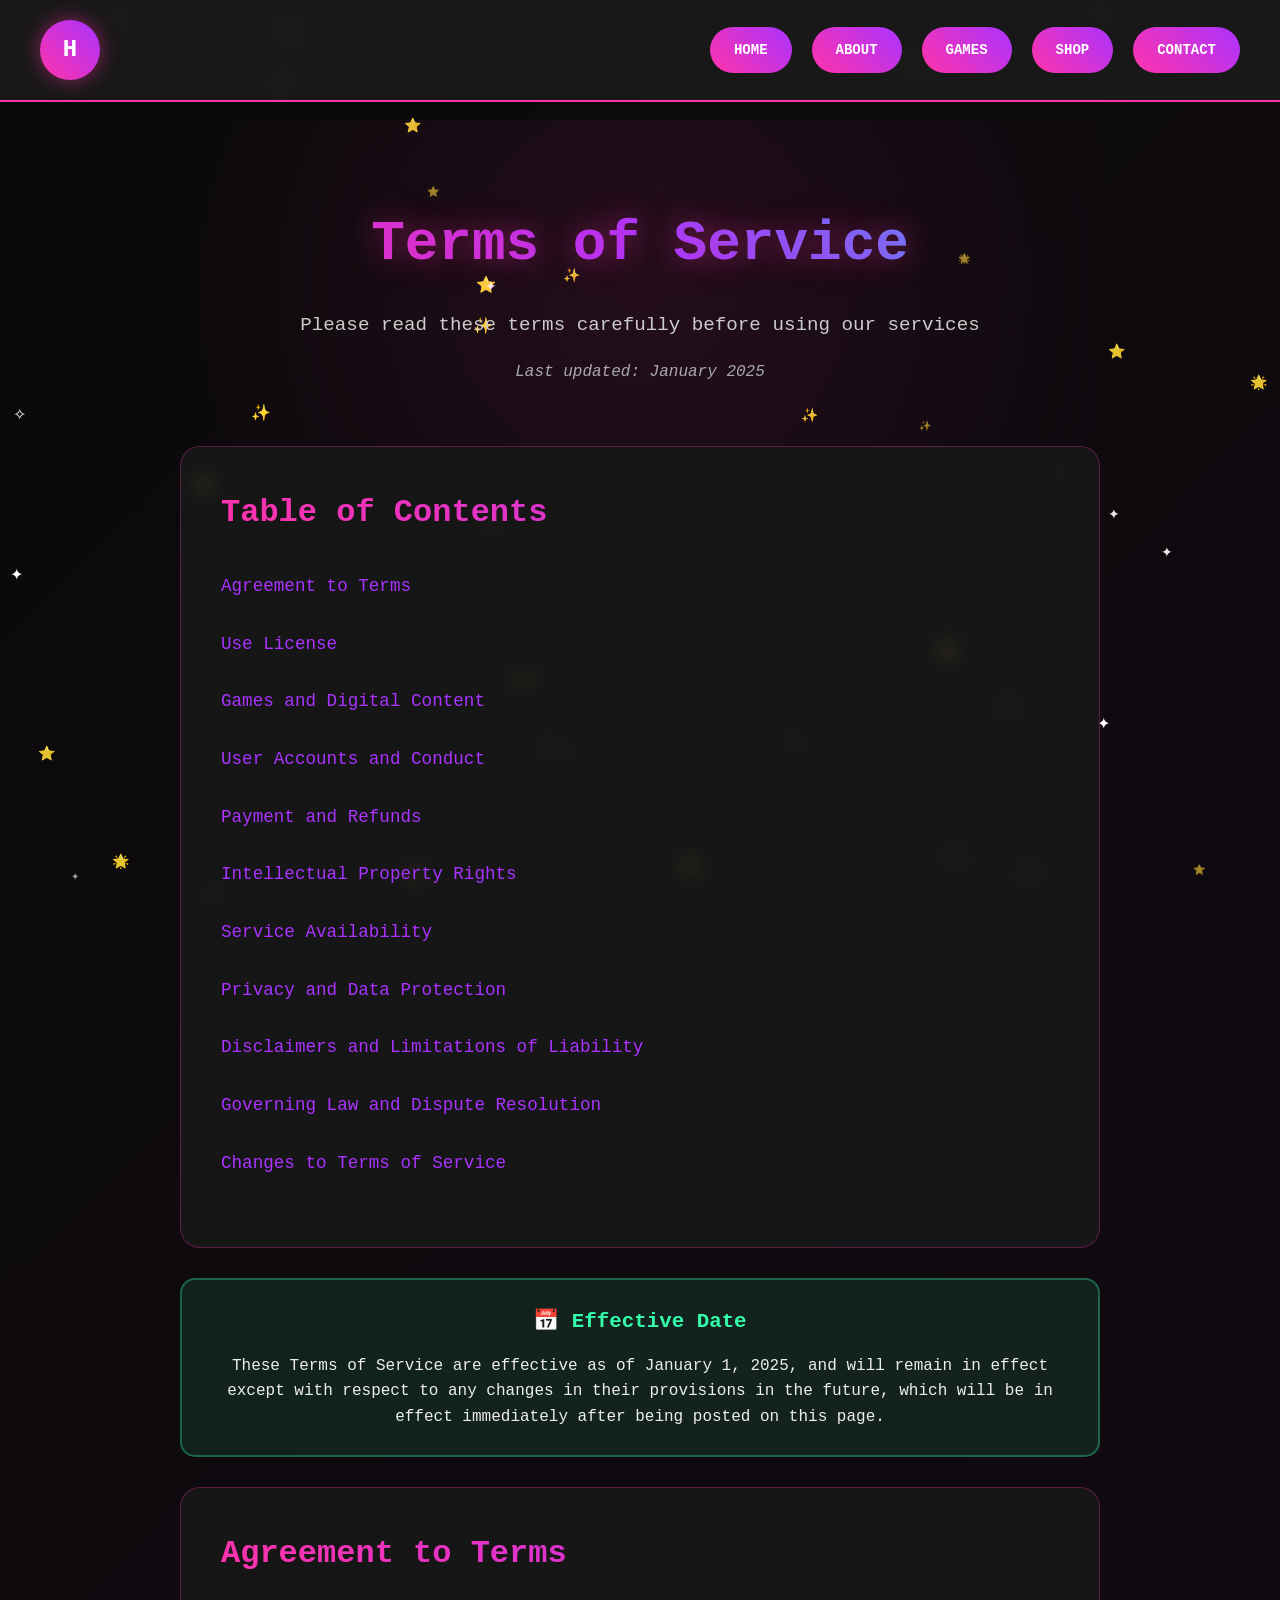
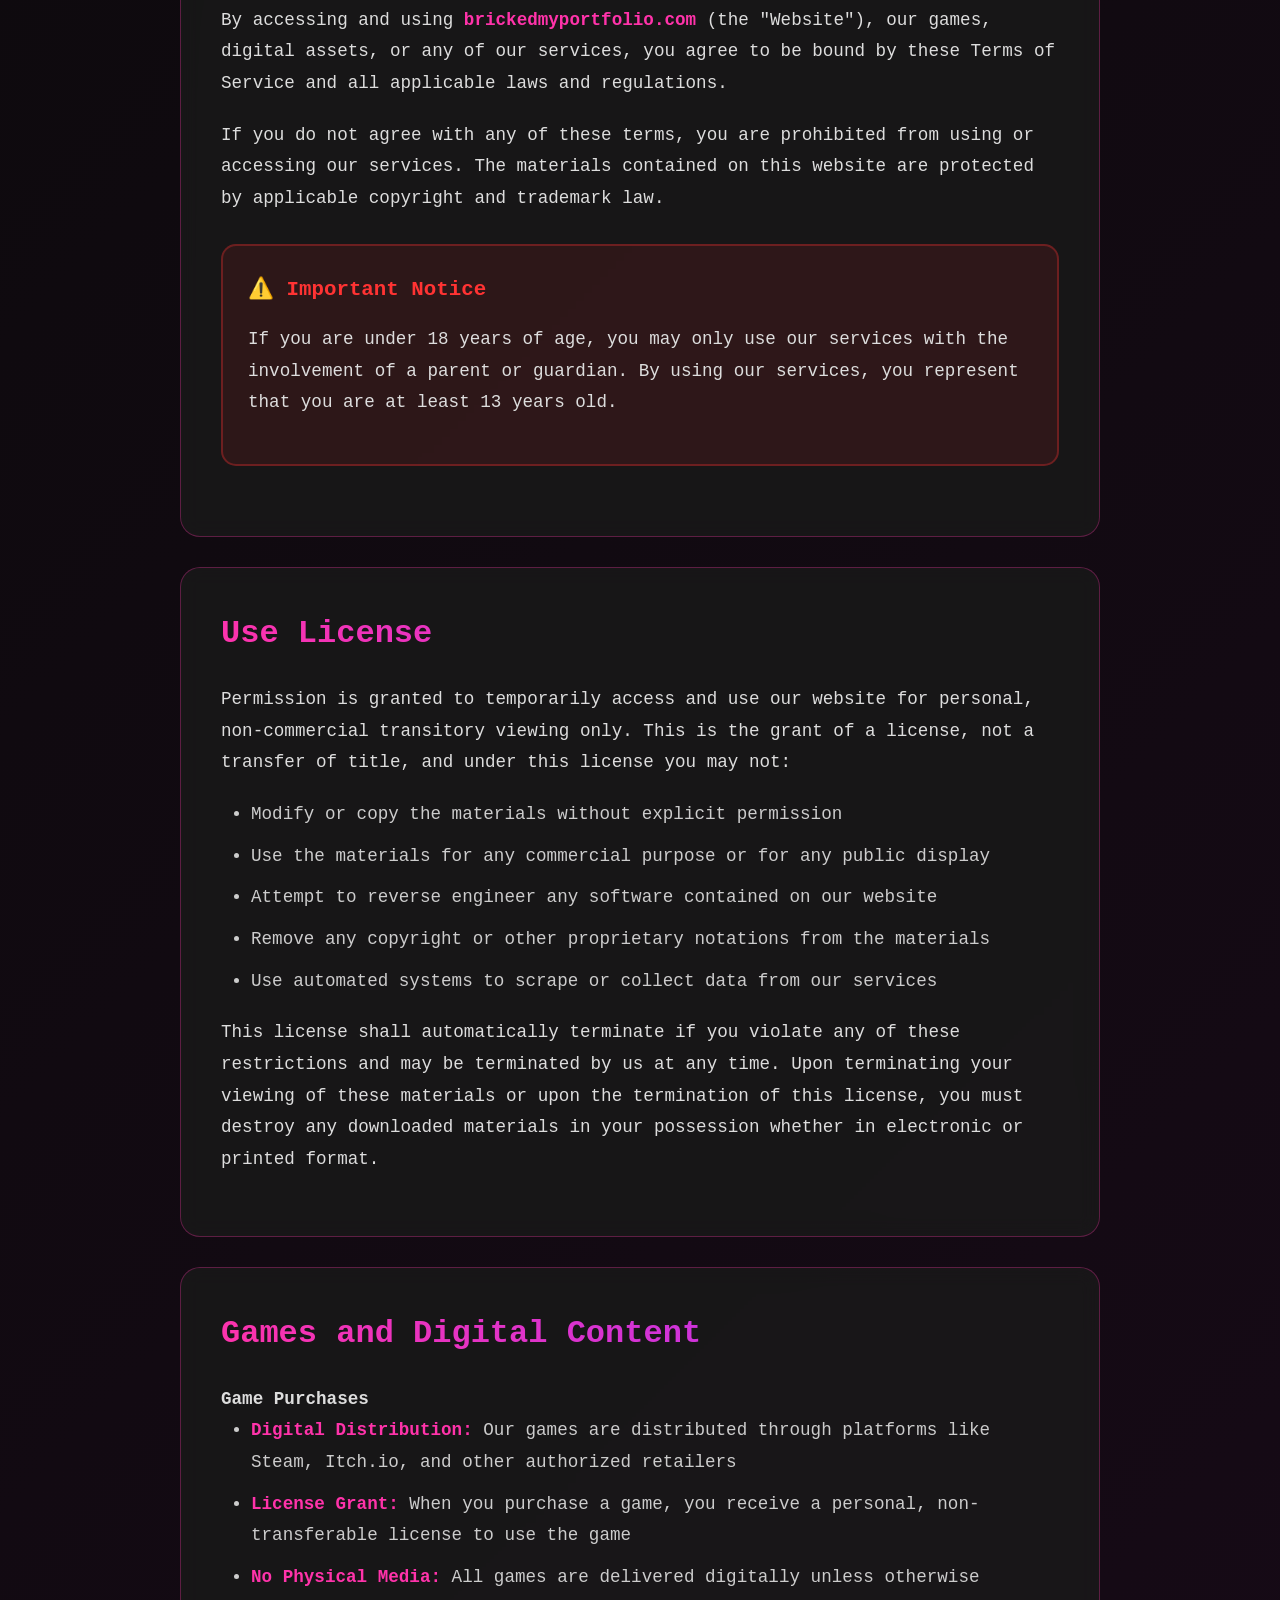
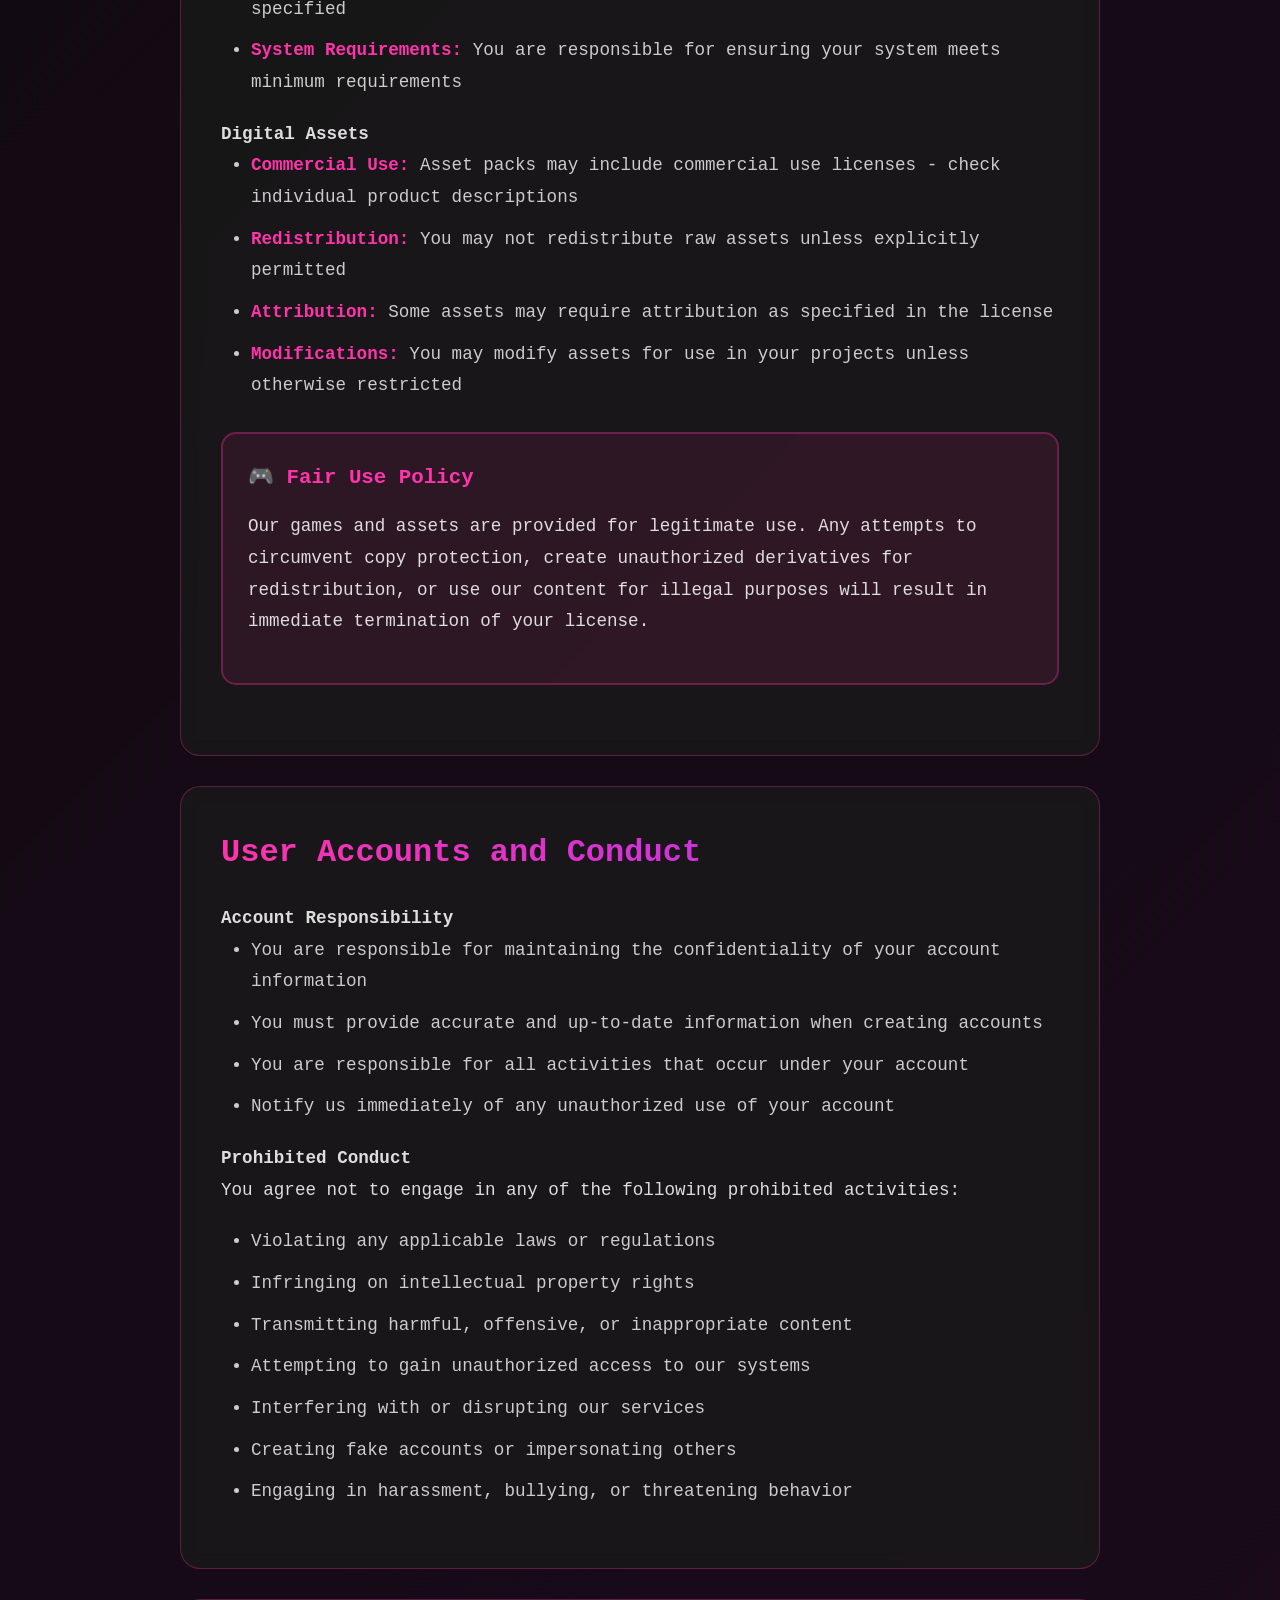
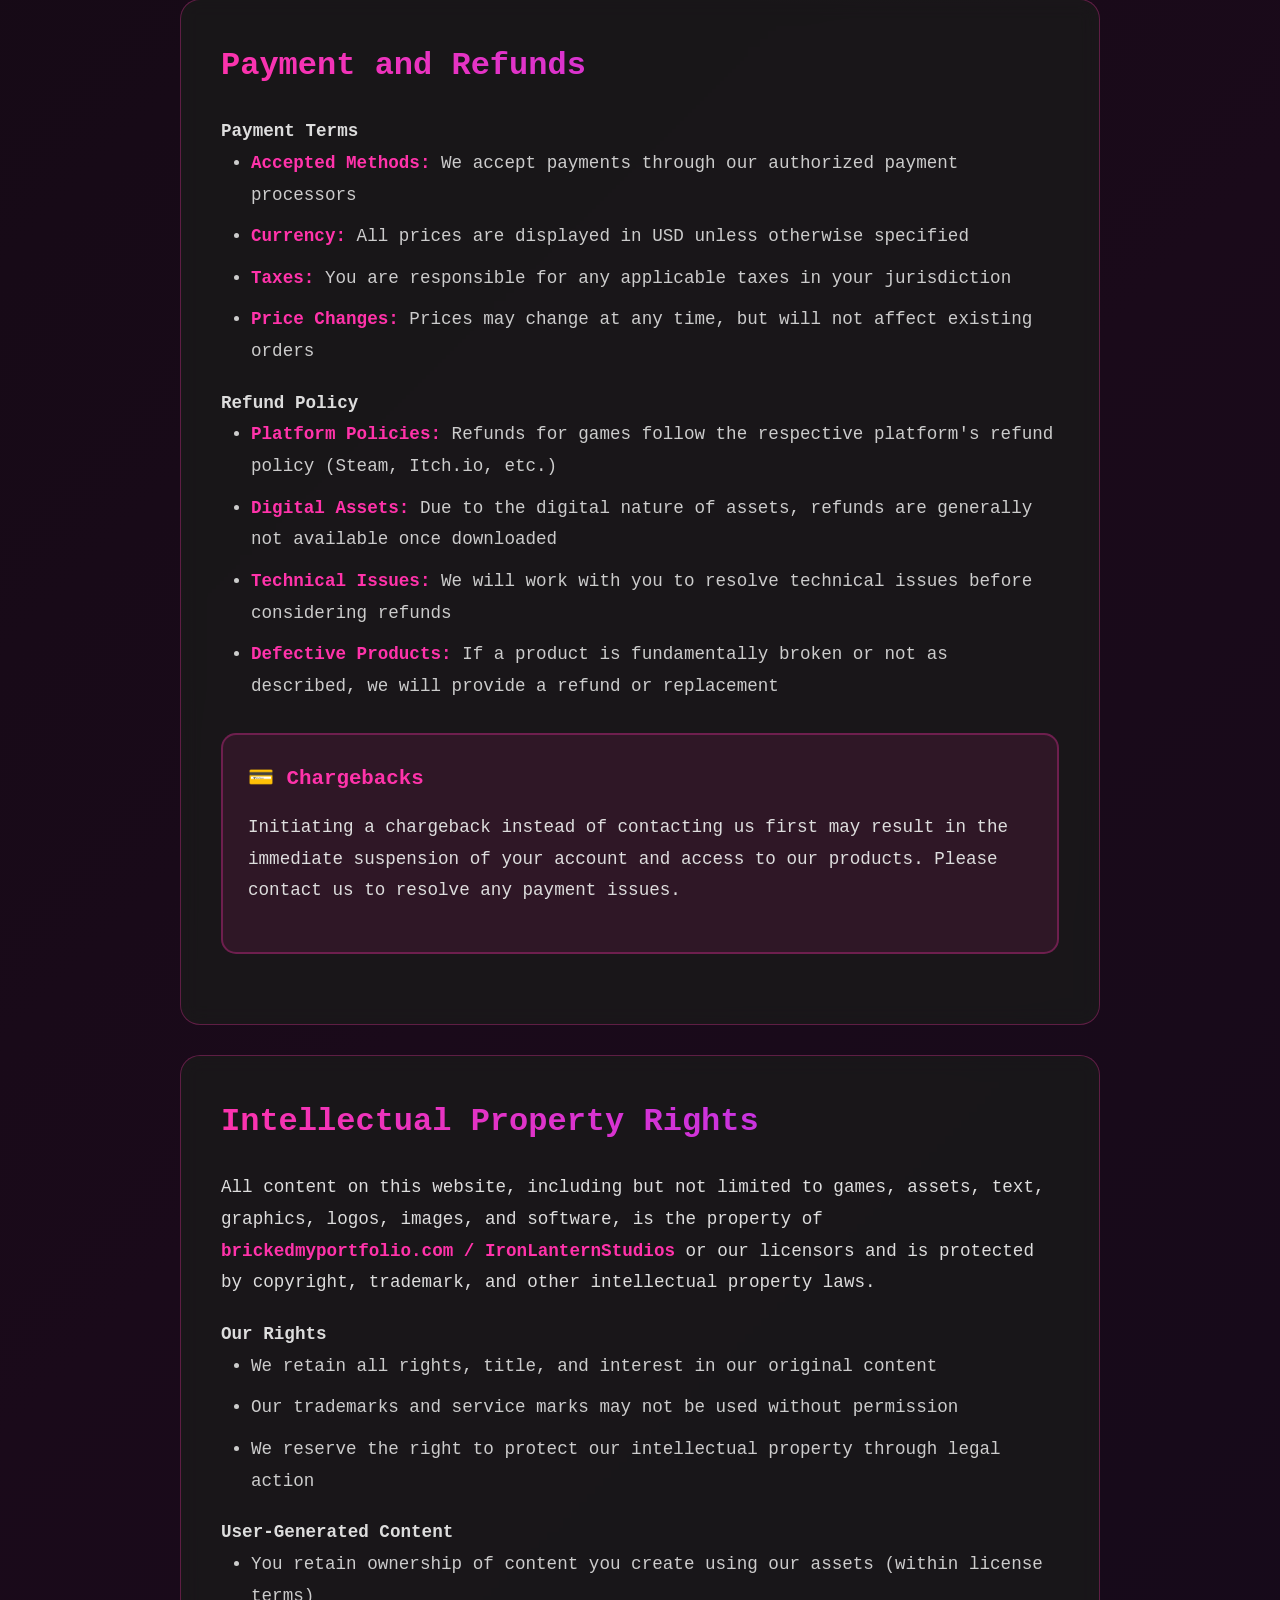
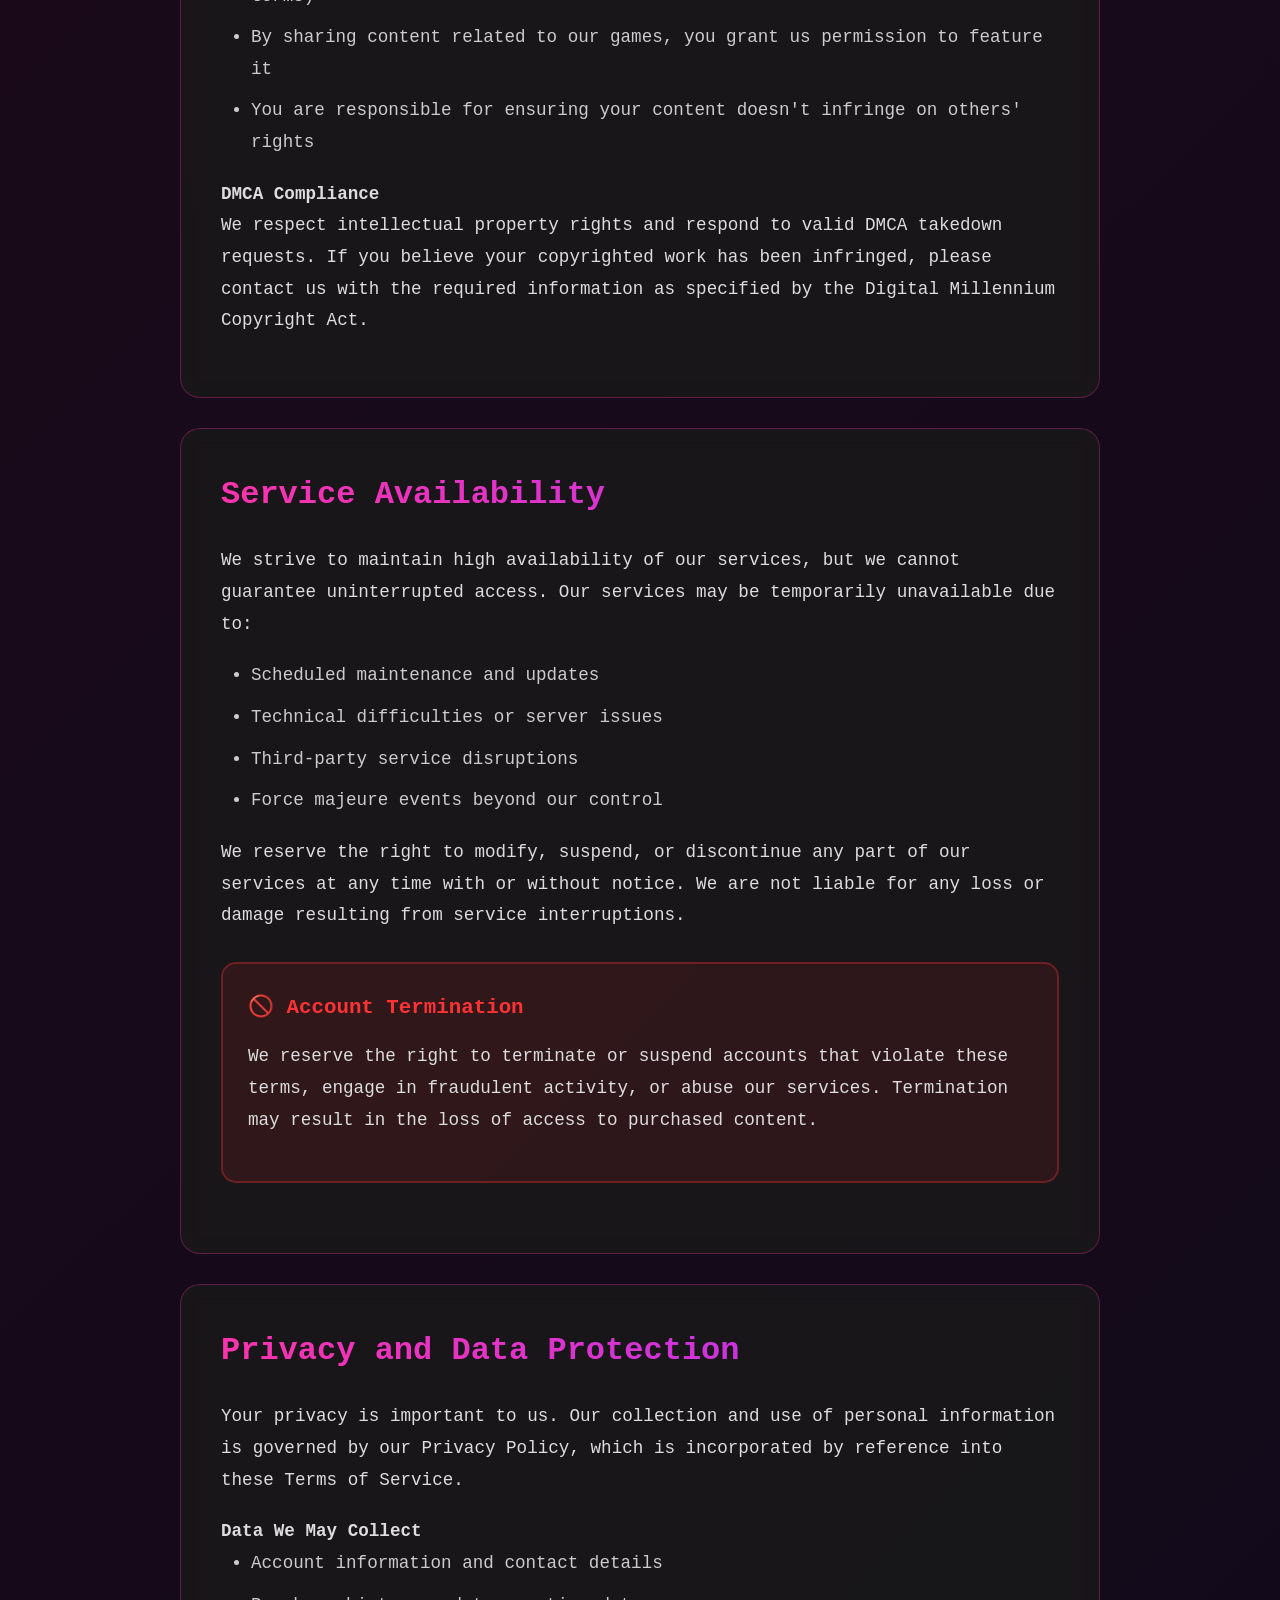
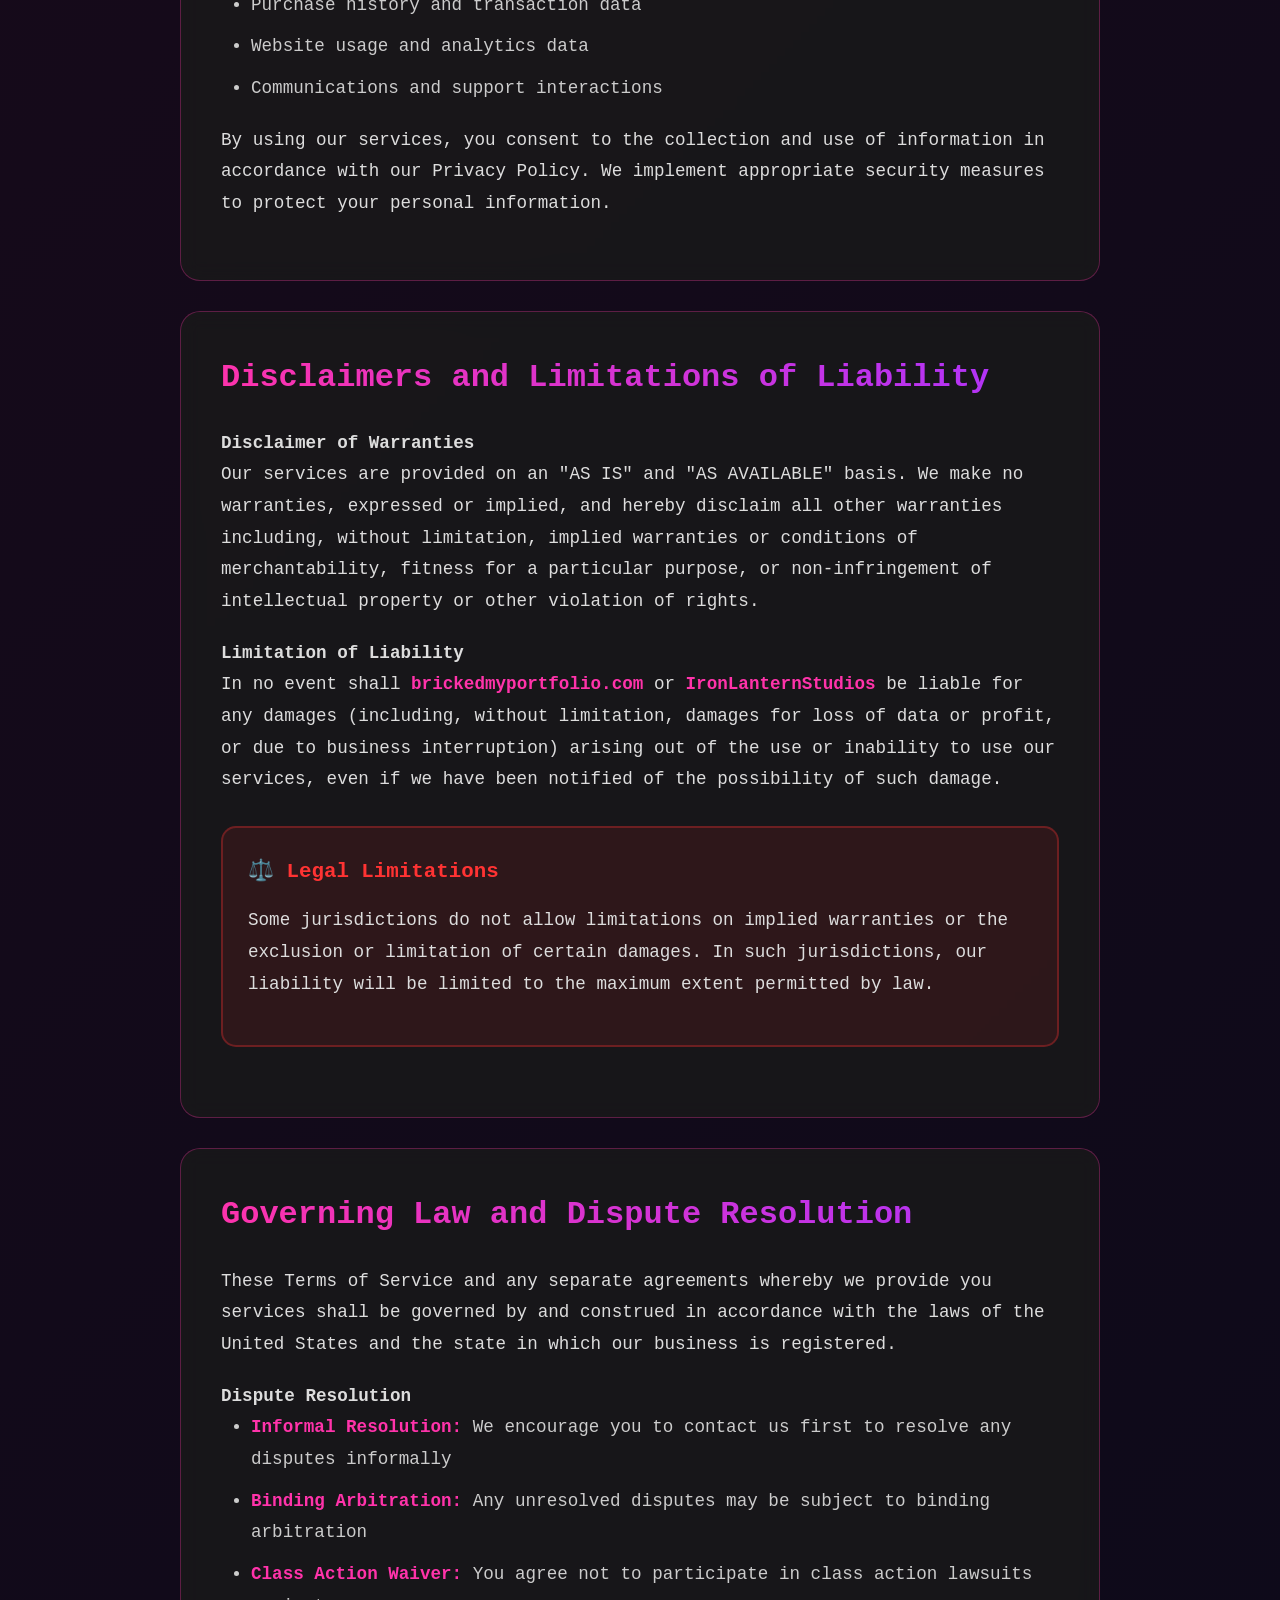
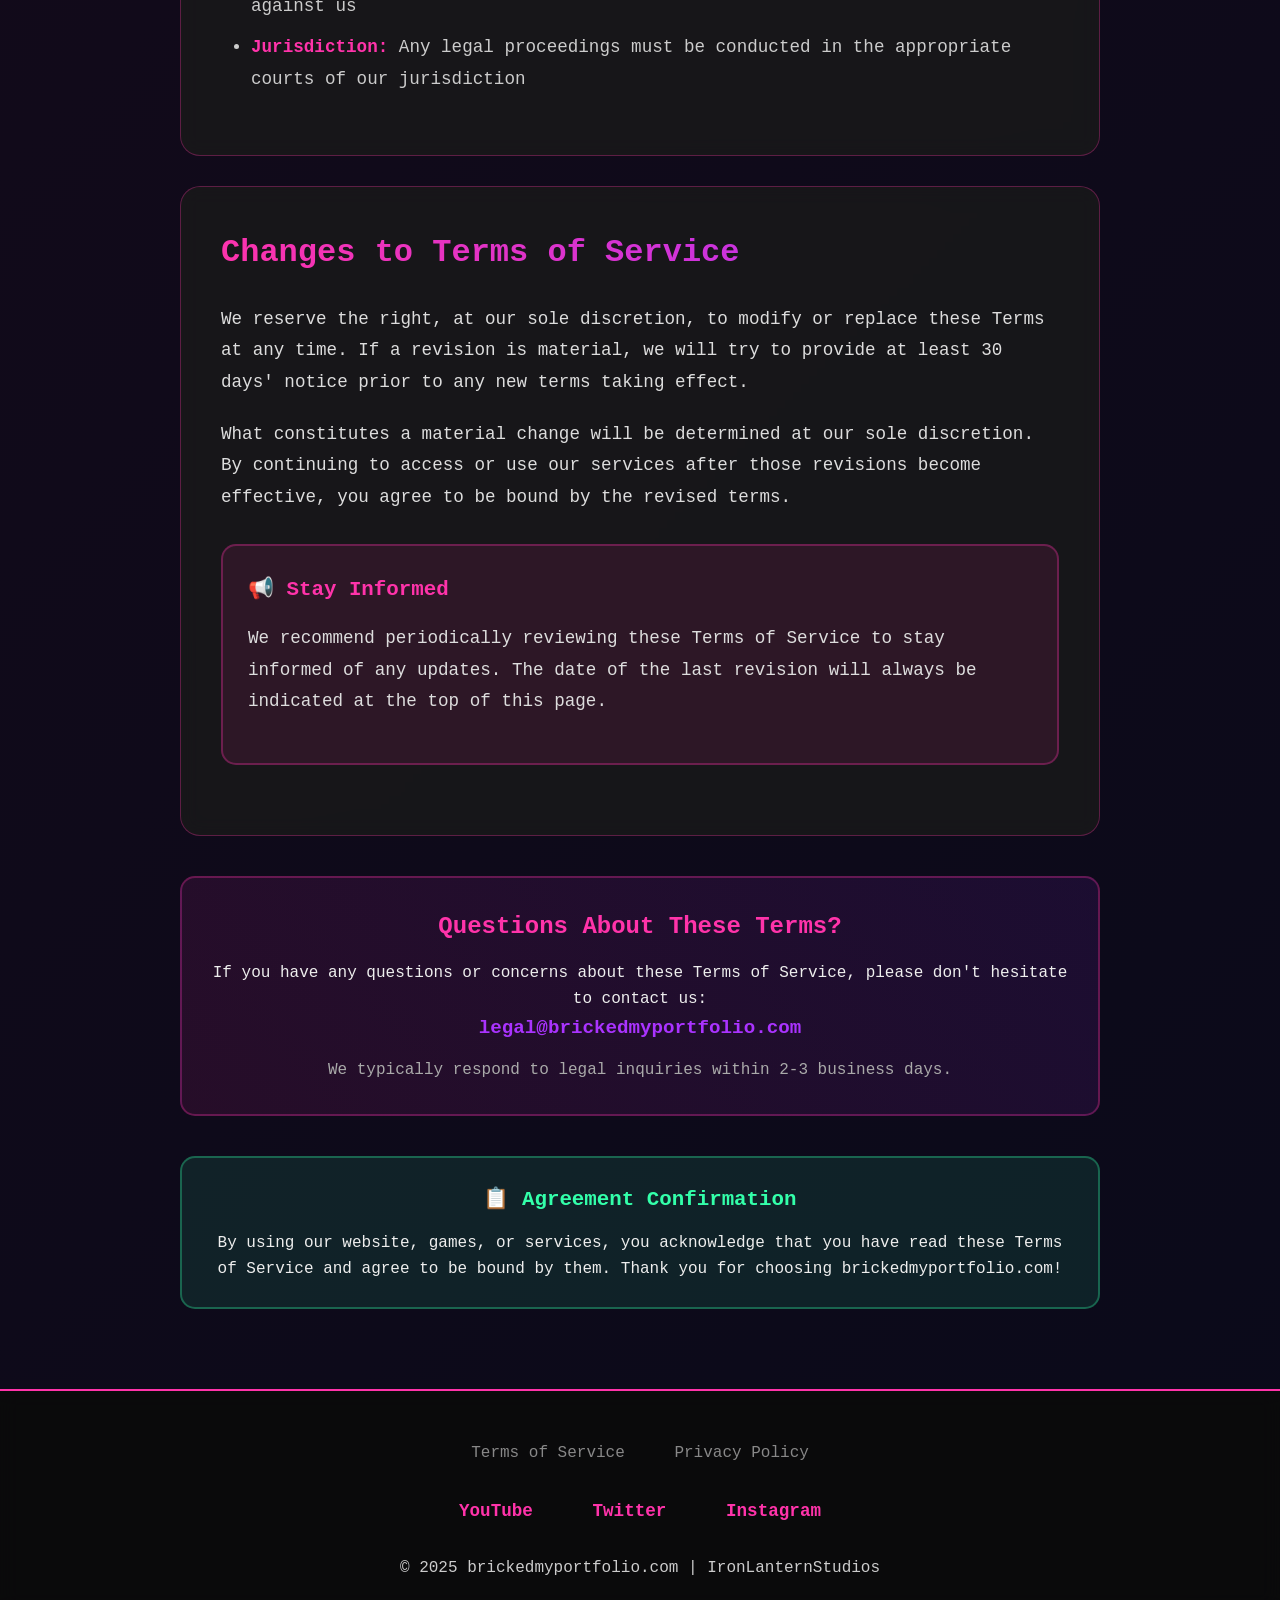
<file: terms.html>
<!DOCTYPE html>
<html lang="en">
<head>
    <meta charset="UTF-8">
    <meta name="viewport" content="width=device-width, initial-scale=1.0">
    <title>Terms of Service - brickedmyportfolio.com</title>
    <style>
        /* ===== BASE RESET & TYPOGRAPHY ===== */
        * {
            margin: 0;
            padding: 0;
            box-sizing: border-box;
        }

        body {
            background: linear-gradient(135deg, #0a0a0a 0%, #1a0a1a 50%, #0a0a1a 100%);
            color: #eee;
            font-family: "Courier New", monospace;
            line-height: 1.6;
            overflow-x: hidden;
            min-height: 100vh;
        }

        /* ===== ANIMATED STARFIELD BACKGROUND ===== */
        .bg-animation {
            position: fixed;
            top: 0;
            left: 0;
            width: 100%;
            height: 100%;
            z-index: -1;
            pointer-events: none;
        }

        .floating-star {
            position: absolute;
            color: #ffffff;
            font-size: 12px;
            opacity: 0.8;
            animation: float 10s infinite linear;
            pointer-events: none;
        }

        .floating-star.large {
            font-size: 16px;
            opacity: 1;
        }

        .floating-star.medium {
            font-size: 14px;
            opacity: 0.9;
        }

        .floating-star.small {
            font-size: 10px;
            opacity: 0.6;
        }

        @keyframes float {
            0% {
                transform: translateY(-10px) translateX(0) rotate(0deg);
                opacity: 0;
            }
            10% {
                opacity: 0.8;
            }
            90% {
                opacity: 0.8;
            }
            100% {
                transform: translateY(100vh) translateX(20px) rotate(360deg);
                opacity: 0;
            }
        }

        /* ===== HEADER & NAVIGATION ===== */
        header {
            display: flex;
            align-items: center;
            justify-content: space-between;
            padding: 20px 40px;
            background: rgba(26, 26, 26, 0.95);
            backdrop-filter: blur(15px);
            border-bottom: 2px solid #ff33aa;
            position: fixed;
            top: 0;
            left: 0;
            right: 0;
            z-index: 1000;
        }

        .logo-circle {
            width: 60px;
            height: 60px;
            border-radius: 50%;
            background: linear-gradient(45deg, #ff33aa, #aa33ff);
            display: flex;
            align-items: center;
            justify-content: center;
            text-decoration: none;
            color: white;
            font-weight: bold;
            font-size: 24px;
            transition: all 0.4s cubic-bezier(0.68, -0.55, 0.265, 1.55);
            box-shadow: 0 0 20px rgba(255, 51, 170, 0.5);
        }

        .logo-circle:hover {
            transform: scale(1.2) rotate(360deg);
            box-shadow: 0 0 30px rgba(255, 51, 170, 0.8);
        }

        nav {
            display: flex;
            gap: 20px;
        }

        nav a {
            background: linear-gradient(45deg, #ff33aa, #aa33ff);
            color: white;
            padding: 12px 24px;
            font-family: "Courier New", monospace;
            font-weight: bold;
            font-size: 14px;
            text-transform: uppercase;
            text-decoration: none;
            border-radius: 25px;
            transition: all 0.3s ease;
            position: relative;
            overflow: hidden;
        }

        nav a::before {
            content: '';
            position: absolute;
            top: 0;
            left: -100%;
            width: 100%;
            height: 100%;
            background: linear-gradient(90deg, transparent, rgba(255, 255, 255, 0.2), transparent);
            transition: left 0.5s;
        }

        nav a:hover::before {
            left: 100%;
        }

        nav a:hover {
            transform: translateY(-3px);
            box-shadow: 0 10px 20px rgba(255, 51, 170, 0.4);
        }

        /* ===== MAIN CONTENT ===== */
        .main-content {
            padding-top: 120px;
            max-width: 1000px;
            margin: 0 auto;
            padding-left: 40px;
            padding-right: 40px;
        }

        .page-header {
            text-align: center;
            padding: 80px 20px 60px;
            background: radial-gradient(circle at center, rgba(255, 51, 170, 0.1), transparent);
        }

        .page-title {
            font-size: 3.5rem;
            font-weight: bold;
            margin-bottom: 20px;
            background: linear-gradient(45deg, #ff33aa, #aa33ff, #33aaff);
            -webkit-background-clip: text;
            -webkit-text-fill-color: transparent;
            background-clip: text;
            animation: glow 3s ease-in-out infinite alternate;
            text-shadow: 0 0 30px rgba(255, 51, 170, 0.5);
        }

        @keyframes glow {
            from { filter: brightness(1) hue-rotate(0deg); }
            to { filter: brightness(1.2) hue-rotate(10deg); }
        }

        .page-subtitle {
            font-size: 1.2rem;
            color: #ccc;
            margin-bottom: 20px;
        }

        .last-updated {
            color: #aaa;
            font-style: italic;
            font-size: 1rem;
        }

        /* ===== CONTENT SECTIONS ===== */
        .content-section {
            background: rgba(26, 26, 26, 0.8);
            border-radius: 20px;
            padding: 40px;
            margin-bottom: 30px;
            backdrop-filter: blur(10px);
            border: 1px solid rgba(255, 51, 170, 0.3);
            transition: all 0.3s ease;
        }

        .content-section:hover {
            border-color: rgba(255, 51, 170, 0.5);
            box-shadow: 0 10px 30px rgba(255, 51, 170, 0.2);
        }

        .section-title {
            font-size: 2rem;
            color: #ff33aa;
            margin-bottom: 25px;
            background: linear-gradient(45deg, #ff33aa, #aa33ff);
            -webkit-background-clip: text;
            -webkit-text-fill-color: transparent;
            background-clip: text;
        }

        .section-content {
            font-size: 1.1rem;
            line-height: 1.8;
            color: #ddd;
        }

        .section-content p {
            margin-bottom: 20px;
        }

        .section-content ul {
            margin-left: 30px;
            margin-bottom: 20px;
        }

        .section-content li {
            margin-bottom: 10px;
            color: #ccc;
        }

        .section-content strong {
            color: #ff33aa;
        }

        .section-content em {
            color: #aa33ff;
        }

        .highlight-box {
            background: rgba(255, 51, 170, 0.1);
            border: 2px solid rgba(255, 51, 170, 0.3);
            border-radius: 15px;
            padding: 25px;
            margin: 30px 0;
        }

        .highlight-box h4 {
            color: #ff33aa;
            font-size: 1.3rem;
            margin-bottom: 15px;
        }

        .contact-info {
            background: linear-gradient(45deg, rgba(255, 51, 170, 0.1), rgba(170, 51, 255, 0.1));
            border-radius: 15px;
            padding: 30px;
            text-align: center;
            margin: 40px 0;
            border: 2px solid rgba(255, 51, 170, 0.3);
        }

        .contact-info h3 {
            color: #ff33aa;
            font-size: 1.5rem;
            margin-bottom: 15px;
        }

        .contact-email {
            color: #aa33ff;
            text-decoration: none;
            font-size: 1.2rem;
            font-weight: bold;
            transition: all 0.3s ease;
        }

        .contact-email:hover {
            color: #ff33aa;
            transform: scale(1.05);
        }

        .warning-box {
            background: rgba(255, 51, 51, 0.1);
            border: 2px solid rgba(255, 51, 51, 0.3);
            border-radius: 15px;
            padding: 25px;
            margin: 30px 0;
        }

        .warning-box h4 {
            color: #ff3333;
            font-size: 1.3rem;
            margin-bottom: 15px;
        }

        .effective-date {
            background: rgba(51, 255, 170, 0.1);
            border: 2px solid rgba(51, 255, 170, 0.3);
            border-radius: 15px;
            padding: 25px;
            margin: 30px 0;
            text-align: center;
        }

        .effective-date h4 {
            color: #33ffaa;
            font-size: 1.3rem;
            margin-bottom: 15px;
        }

        /* ===== BACK TO TOP BUTTON ===== */
        .back-to-top {
            position: fixed;
            bottom: 40px;
            right: 40px;
            width: 60px;
            height: 60px;
            background: linear-gradient(45deg, #ff33aa, #aa33ff);
            border: none;
            border-radius: 50%;
            color: white;
            font-size: 24px;
            cursor: pointer;
            transition: all 0.3s ease;
            z-index: 100;
            box-shadow: 0 8px 25px rgba(255, 51, 170, 0.4);
            opacity: 0;
            visibility: hidden;
        }

        .back-to-top.show {
            opacity: 1;
            visibility: visible;
        }

        .back-to-top:hover {
            transform: scale(1.1) rotate(360deg);
            box-shadow: 0 12px 35px rgba(255, 51, 170, 0.6);
        }

        /* ===== FOOTER ===== */
        footer {
            background: rgba(10, 10, 10, 0.9);
            padding: 50px 20px 30px;
            text-align: center;
            border-top: 2px solid #ff33aa;
            backdrop-filter: blur(10px);
            margin-top: 80px;
        }

        .footer-content {
            max-width: 800px;
            margin: 0 auto;
        }

        .footer-links {
            margin-bottom: 30px;
        }

        .footer-links a {
            color: #888;
            text-decoration: none;
            margin: 0 20px;
            font-size: 1rem;
            transition: all 0.3s ease;
        }

        .footer-links a:hover {
            color: #ff33aa;
            transform: translateY(-2px);
        }

        .footer-social {
            margin-bottom: 30px;
        }

        .footer-social a {
            color: #ff33aa;
            text-decoration: none;
            margin: 0 25px;
            font-weight: bold;
            font-size: 1.1rem;
            transition: all 0.3s ease;
        }

        .footer-social a:hover {
            color: #aa33ff;
            transform: scale(1.1);
        }

        .copyright {
            color: #ccc;
            font-size: 1rem;
        }

        /* ===== RESPONSIVE DESIGN ===== */
        @media (max-width: 768px) {
            header {
                flex-direction: column;
                gap: 20px;
                padding: 20px;
            }

            .main-content {
                padding-top: 160px;
                padding-left: 20px;
                padding-right: 20px;
            }

            nav {
                flex-wrap: wrap;
                justify-content: center;
            }

            nav a {
                font-size: 12px;
                padding: 10px 16px;
            }

            .page-title {
                font-size: 2.5rem;
            }

            .content-section {
                padding: 30px 25px;
            }

            .section-title {
                font-size: 1.6rem;
            }

            .section-content {
                font-size: 1rem;
            }

            .back-to-top {
                bottom: 20px;
                right: 20px;
                width: 50px;
                height: 50px;
                font-size: 20px;
            }
        }

        @media (max-width: 480px) {
            .page-title {
                font-size: 2rem;
            }

            .page-header {
                padding: 60px 15px 40px;
            }

            .content-section {
                padding: 25px 20px;
                margin-bottom: 20px;
            }

            .section-title {
                font-size: 1.4rem;
            }

            .section-content {
                font-size: 0.95rem;
            }

            .highlight-box, .contact-info, .warning-box, .effective-date {
                padding: 20px;
                margin: 20px 0;
            }
        }
    </style>
</head>
<body>
    <!-- Animated Starfield Background -->
    <div class="bg-animation" id="bg-animation"></div>

    <!-- Header -->
    <header>
        <a href="index.html" class="logo-circle">
            H
        </a>
        <nav>
            <a href="index.html">Home</a>
            <a href="about.html">About</a>
            <a href="games.html">Games</a>
            <a href="shop.html">Shop</a>
            <a href="contact.html">Contact</a>
        </nav>
    </header>

    <!-- Main Content -->
    <div class="main-content">
        <!-- Page Header -->
        <section class="page-header">
            <h1 class="page-title">Terms of Service</h1>
            <p class="page-subtitle">Please read these terms carefully before using our services</p>
            <p class="last-updated">Last updated: January 2025</p>
        </section>

        <!-- Effective Date -->
        <div class="effective-date">
            <h4>📅 Effective Date</h4>
            <p>These Terms of Service are effective as of January 1, 2025, and will remain in effect except with respect to any changes in their provisions in the future, which will be in effect immediately after being posted on this page.</p>
        </div>

        <!-- Agreement to Terms -->
        <div class="content-section">
            <h2 class="section-title">Agreement to Terms</h2>
            <div class="section-content">
                <p>By accessing and using <strong>brickedmyportfolio.com</strong> (the "Website"), our games, digital assets, or any of our services, you agree to be bound by these Terms of Service and all applicable laws and regulations.</p>
                
                <p>If you do not agree with any of these terms, you are prohibited from using or accessing our services. The materials contained on this website are protected by applicable copyright and trademark law.</p>
                
                <div class="warning-box">
                    <h4>⚠️ Important Notice</h4>
                    <p>If you are under 18 years of age, you may only use our services with the involvement of a parent or guardian. By using our services, you represent that you are at least 13 years old.</p>
                </div>
            </div>
        </div>

        <!-- Use License -->
        <div class="content-section">
            <h2 class="section-title">Use License</h2>
            <div class="section-content">
                <p>Permission is granted to temporarily access and use our website for personal, non-commercial transitory viewing only. This is the grant of a license, not a transfer of title, and under this license you may not:</p>
                
                <ul>
                    <li>Modify or copy the materials without explicit permission</li>
                    <li>Use the materials for any commercial purpose or for any public display</li>
                    <li>Attempt to reverse engineer any software contained on our website</li>
                    <li>Remove any copyright or other proprietary notations from the materials</li>
                    <li>Use automated systems to scrape or collect data from our services</li>
                </ul>
                
                <p>This license shall automatically terminate if you violate any of these restrictions and may be terminated by us at any time. Upon terminating your viewing of these materials or upon the termination of this license, you must destroy any downloaded materials in your possession whether in electronic or printed format.</p>
            </div>
        </div>

        <!-- Games and Digital Content -->
        <div class="content-section">
            <h2 class="section-title">Games and Digital Content</h2>
            <div class="section-content">
                <h4>Game Purchases</h4>
                <ul>
                    <li><strong>Digital Distribution:</strong> Our games are distributed through platforms like Steam, Itch.io, and other authorized retailers</li>
                    <li><strong>License Grant:</strong> When you purchase a game, you receive a personal, non-transferable license to use the game</li>
                    <li><strong>No Physical Media:</strong> All games are delivered digitally unless otherwise specified</li>
                    <li><strong>System Requirements:</strong> You are responsible for ensuring your system meets minimum requirements</li>
                </ul>

                <h4>Digital Assets</h4>
                <ul>
                    <li><strong>Commercial Use:</strong> Asset packs may include commercial use licenses - check individual product descriptions</li>
                    <li><strong>Redistribution:</strong> You may not redistribute raw assets unless explicitly permitted</li>
                    <li><strong>Attribution:</strong> Some assets may require attribution as specified in the license</li>
                    <li><strong>Modifications:</strong> You may modify assets for use in your projects unless otherwise restricted</li>
                </ul>

                <div class="highlight-box">
                    <h4>🎮 Fair Use Policy</h4>
                    <p>Our games and assets are provided for legitimate use. Any attempts to circumvent copy protection, create unauthorized derivatives for redistribution, or use our content for illegal purposes will result in immediate termination of your license.</p>
                </div>
            </div>
        </div>

        <!-- User Accounts and Conduct -->
        <div class="content-section">
            <h2 class="section-title">User Accounts and Conduct</h2>
            <div class="section-content">
                <h4>Account Responsibility</h4>
                <ul>
                    <li>You are responsible for maintaining the confidentiality of your account information</li>
                    <li>You must provide accurate and up-to-date information when creating accounts</li>
                    <li>You are responsible for all activities that occur under your account</li>
                    <li>Notify us immediately of any unauthorized use of your account</li>
                </ul>

                <h4>Prohibited Conduct</h4>
                <p>You agree not to engage in any of the following prohibited activities:</p>
                <ul>
                    <li>Violating any applicable laws or regulations</li>
                    <li>Infringing on intellectual property rights</li>
                    <li>Transmitting harmful, offensive, or inappropriate content</li>
                    <li>Attempting to gain unauthorized access to our systems</li>
                    <li>Interfering with or disrupting our services</li>
                    <li>Creating fake accounts or impersonating others</li>
                    <li>Engaging in harassment, bullying, or threatening behavior</li>
                </ul>
            </div>
        </div>

        <!-- Payment and Refunds -->
        <div class="content-section">
            <h2 class="section-title">Payment and Refunds</h2>
            <div class="section-content">
                <h4>Payment Terms</h4>
                <ul>
                    <li><strong>Accepted Methods:</strong> We accept payments through our authorized payment processors</li>
                    <li><strong>Currency:</strong> All prices are displayed in USD unless otherwise specified</li>
                    <li><strong>Taxes:</strong> You are responsible for any applicable taxes in your jurisdiction</li>
                    <li><strong>Price Changes:</strong> Prices may change at any time, but will not affect existing orders</li>
                </ul>

                <h4>Refund Policy</h4>
                <ul>
                    <li><strong>Platform Policies:</strong> Refunds for games follow the respective platform's refund policy (Steam, Itch.io, etc.)</li>
                    <li><strong>Digital Assets:</strong> Due to the digital nature of assets, refunds are generally not available once downloaded</li>
                    <li><strong>Technical Issues:</strong> We will work with you to resolve technical issues before considering refunds</li>
                    <li><strong>Defective Products:</strong> If a product is fundamentally broken or not as described, we will provide a refund or replacement</li>
                </ul>

                <div class="highlight-box">
                    <h4>💳 Chargebacks</h4>
                    <p>Initiating a chargeback instead of contacting us first may result in the immediate suspension of your account and access to our products. Please contact us to resolve any payment issues.</p>
                </div>
            </div>
        </div>

        <!-- Intellectual Property -->
        <div class="content-section">
            <h2 class="section-title">Intellectual Property Rights</h2>
            <div class="section-content">
                <p>All content on this website, including but not limited to games, assets, text, graphics, logos, images, and software, is the property of <strong>brickedmyportfolio.com / IronLanternStudios</strong> or our licensors and is protected by copyright, trademark, and other intellectual property laws.</p>
                
                <h4>Our Rights</h4>
                <ul>
                    <li>We retain all rights, title, and interest in our original content</li>
                    <li>Our trademarks and service marks may not be used without permission</li>
                    <li>We reserve the right to protect our intellectual property through legal action</li>
                </ul>

                <h4>User-Generated Content</h4>
                <ul>
                    <li>You retain ownership of content you create using our assets (within license terms)</li>
                    <li>By sharing content related to our games, you grant us permission to feature it</li>
                    <li>You are responsible for ensuring your content doesn't infringe on others' rights</li>
                </ul>

                <h4>DMCA Compliance</h4>
                <p>We respect intellectual property rights and respond to valid DMCA takedown requests. If you believe your copyrighted work has been infringed, please contact us with the required information as specified by the Digital Millennium Copyright Act.</p>
            </div>
        </div>

        <!-- Service Availability -->
        <div class="content-section">
            <h2 class="section-title">Service Availability</h2>
            <div class="section-content">
                <p>We strive to maintain high availability of our services, but we cannot guarantee uninterrupted access. Our services may be temporarily unavailable due to:</p>
                
                <ul>
                    <li>Scheduled maintenance and updates</li>
                    <li>Technical difficulties or server issues</li>
                    <li>Third-party service disruptions</li>
                    <li>Force majeure events beyond our control</li>
                </ul>

                <p>We reserve the right to modify, suspend, or discontinue any part of our services at any time with or without notice. We are not liable for any loss or damage resulting from service interruptions.</p>

                <div class="warning-box">
                    <h4>🚫 Account Termination</h4>
                    <p>We reserve the right to terminate or suspend accounts that violate these terms, engage in fraudulent activity, or abuse our services. Termination may result in the loss of access to purchased content.</p>
                </div>
            </div>
        </div>

        <!-- Privacy and Data -->
        <div class="content-section">
            <h2 class="section-title">Privacy and Data Protection</h2>
            <div class="section-content">
                <p>Your privacy is important to us. Our collection and use of personal information is governed by our Privacy Policy, which is incorporated by reference into these Terms of Service.</p>
                
                <h4>Data We May Collect</h4>
                <ul>
                    <li>Account information and contact details</li>
                    <li>Purchase history and transaction data</li>
                    <li>Website usage and analytics data</li>
                    <li>Communications and support interactions</li>
                </ul>

                <p>By using our services, you consent to the collection and use of information in accordance with our Privacy Policy. We implement appropriate security measures to protect your personal information.</p>
            </div>
        </div>

        <!-- Disclaimers and Limitations -->
        <div class="content-section">
            <h2 class="section-title">Disclaimers and Limitations of Liability</h2>
            <div class="section-content">
                <h4>Disclaimer of Warranties</h4>
                <p>Our services are provided on an "AS IS" and "AS AVAILABLE" basis. We make no warranties, expressed or implied, and hereby disclaim all other warranties including, without limitation, implied warranties or conditions of merchantability, fitness for a particular purpose, or non-infringement of intellectual property or other violation of rights.</p>

                <h4>Limitation of Liability</h4>
                <p>In no event shall <strong>brickedmyportfolio.com</strong> or <strong>IronLanternStudios</strong> be liable for any damages (including, without limitation, damages for loss of data or profit, or due to business interruption) arising out of the use or inability to use our services, even if we have been notified of the possibility of such damage.</p>

                <div class="warning-box">
                    <h4>⚖️ Legal Limitations</h4>
                    <p>Some jurisdictions do not allow limitations on implied warranties or the exclusion or limitation of certain damages. In such jurisdictions, our liability will be limited to the maximum extent permitted by law.</p>
                </div>
            </div>
        </div>

        <!-- Governing Law -->
        <div class="content-section">
            <h2 class="section-title">Governing Law and Dispute Resolution</h2>
            <div class="section-content">
                <p>These Terms of Service and any separate agreements whereby we provide you services shall be governed by and construed in accordance with the laws of the United States and the state in which our business is registered.</p>
                
                <h4>Dispute Resolution</h4>
                <ul>
                    <li><strong>Informal Resolution:</strong> We encourage you to contact us first to resolve any disputes informally</li>
                    <li><strong>Binding Arbitration:</strong> Any unresolved disputes may be subject to binding arbitration</li>
                    <li><strong>Class Action Waiver:</strong> You agree not to participate in class action lawsuits against us</li>
                    <li><strong>Jurisdiction:</strong> Any legal proceedings must be conducted in the appropriate courts of our jurisdiction</li>
                </ul>
            </div>
        </div>

        <!-- Changes to Terms -->
        <div class="content-section">
            <h2 class="section-title">Changes to Terms of Service</h2>
            <div class="section-content">
                <p>We reserve the right, at our sole discretion, to modify or replace these Terms at any time. If a revision is material, we will try to provide at least 30 days' notice prior to any new terms taking effect.</p>
                
                <p>What constitutes a material change will be determined at our sole discretion. By continuing to access or use our services after those revisions become effective, you agree to be bound by the revised terms.</p>
                
                <div class="highlight-box">
                    <h4>📢 Stay Informed</h4>
                    <p>We recommend periodically reviewing these Terms of Service to stay informed of any updates. The date of the last revision will always be indicated at the top of this page.</p>
                </div>
            </div>
        </div>

        <!-- Contact Information -->
        <div class="contact-info">
            <h3>Questions About These Terms?</h3>
            <p>If you have any questions or concerns about these Terms of Service, please don't hesitate to contact us:</p>
            <a href="mailto:legal@brickedmyportfolio.com" class="contact-email">legal@brickedmyportfolio.com</a>
            <p style="margin-top: 15px; color: #aaa;">We typically respond to legal inquiries within 2-3 business days.</p>
        </div>

        <!-- Final Notice -->
        <div class="effective-date">
            <h4>📋 Agreement Confirmation</h4>
            <p>By using our website, games, or services, you acknowledge that you have read these Terms of Service and agree to be bound by them. Thank you for choosing brickedmyportfolio.com!</p>
        </div>
    </div>

    <!-- Back to Top Button -->
    <button class="back-to-top" id="back-to-top">↑</button>

    <!-- Footer -->
    <footer>
        <div class="footer-content">
            <div class="footer-links">
                <a href="terms.html">Terms of Service</a>
                <a href="privacy.html">Privacy Policy</a>
            </div>
            <div class="footer-social">
                <a href="https://youtube.com" target="_blank">YouTube</a>
                <a href="#" target="_blank">Twitter</a>
                <a href="#" target="_blank">Instagram</a>
            </div>
            <div class="copyright">© 2025 brickedmyportfolio.com | IronLanternStudios</div>
        </div>
    </footer>

    <script>
        // ===== STARFIELD ANIMATION =====
        function createFloatingStars() {
            const bgAnimation = document.getElementById('bg-animation');
            const starCount = 50;
            const starTypes = ['⭐', '✨', '🌟', '⭐', '✦', '✧'];
            
            for (let i = 0; i < starCount; i++) {
                const star = document.createElement('div');
                star.className = 'floating-star';
                
                // Random star type
                star.innerHTML = starTypes[Math.floor(Math.random() * starTypes.length)];
                
                // Random size class
                const sizes = ['small', 'medium', 'large'];
                const randomSize = sizes[Math.floor(Math.random() * sizes.length)];
                star.classList.add(randomSize);
                
                // Random position
                star.style.left = Math.random() * 100 + '%';
                star.style.top = Math.random() * 100 + '%';
                
                // Random animation timing
                star.style.animationDelay = Math.random() * 10 + 's';
                star.style.animationDuration = (8 + Math.random() * 6) + 's';
                
                bgAnimation.appendChild(star);
            }
        }

        // ===== BACK TO TOP FUNCTIONALITY =====
        function initBackToTop() {
            const backToTopBtn = document.getElementById('back-to-top');
            
            window.addEventListener('scroll', () => {
                if (window.pageYOffset > 300) {
                    backToTopBtn.classList.add('show');
                } else {
                    backToTopBtn.classList.remove('show');
                }
            });
            
            backToTopBtn.addEventListener('click', () => {
                window.scrollTo({
                    top: 0,
                    behavior: 'smooth'
                });
            });
        }

        // ===== SMOOTH SCROLLING FOR ANCHOR LINKS =====
        function initSmoothScrolling() {
            const links = document.querySelectorAll('a[href^="#"]');
            links.forEach(link => {
                link.addEventListener('click', (e) => {
                    e.preventDefault();
                    const target = document.querySelector(link.getAttribute('href'));
                    if (target) {
                        target.scrollIntoView({
                            behavior: 'smooth',
                            block: 'start'
                        });
                    }
                });
            });
        }

        // ===== PARALLAX EFFECT =====
        function addParallaxEffect() {
            window.addEventListener('scroll', () => {
                const scrolled = window.pageYOffset;
                const parallax = document.querySelector('.page-header');
                if (parallax) {
                    parallax.style.transform = `translateY(${scrolled * 0.3}px)`;
                }
                
                // Animate floating stars on scroll
                const stars = document.querySelectorAll('.floating-star');
                stars.forEach((star, index) => {
                    const speed = (index % 3 + 1) * 0.05;
                    star.style.transform = `translateY(${scrolled * speed}px) rotate(${scrolled * 0.02}deg)`;
                });
            });
        }

        // ===== SECTION FADE IN ANIMATION =====
        function initFadeInAnimation() {
            const observer = new IntersectionObserver((entries) => {
                entries.forEach(entry => {
                    if (entry.isIntersecting) {
                        entry.target.style.opacity = '1';
                        entry.target.style.transform = 'translateY(0)';
                    }
                });
            }, { threshold: 0.1 });

            const sections = document.querySelectorAll('.content-section');
            sections.forEach(section => {
                section.style.opacity = '0';
                section.style.transform = 'translateY(30px)';
                section.style.transition = 'opacity 0.6s ease, transform 0.6s ease';
                observer.observe(section);
            });
        }

        // ===== HIGHLIGHT IMPORTANT TERMS =====
        function addTermHighlighting() {
            const importantTerms = [
                'IronLanternStudios',
                'brickedmyportfolio.com',
                'AS IS',
                'AS AVAILABLE',
                'DMCA',
                'intellectual property'
            ];
            
            const sections = document.querySelectorAll('.section-content');
            sections.forEach(section => {
                let html = section.innerHTML;
                importantTerms.forEach(term => {
                    const regex = new RegExp(`\\b${term}\\b(?![^<]*>)`, 'gi');
                    html = html.replace(regex, `<strong>${term}</strong>`);
                });
                section.innerHTML = html;
            });
        }

        // ===== READING PROGRESS INDICATOR =====
        function addReadingProgress() {
            const progressBar = document.createElement('div');
            progressBar.style.cssText = `
                position: fixed;
                top: 0;
                left: 0;
                width: 0%;
                height: 4px;
                background: linear-gradient(45deg, #ff33aa, #aa33ff);
                z-index: 1001;
                transition: width 0.3s ease;
                box-shadow: 0 2px 10px rgba(255, 51, 170, 0.5);
            `;
            document.body.appendChild(progressBar);

            window.addEventListener('scroll', () => {
                const scrolled = window.pageYOffset;
                const maxScroll = document.documentElement.scrollHeight - window.innerHeight;
                const progress = (scrolled / maxScroll) * 100;
                progressBar.style.width = progress + '%';
            });
        }

        // ===== TABLE OF CONTENTS GENERATOR =====
        function generateTableOfContents() {
            const sections = document.querySelectorAll('.section-title');
            if (sections.length === 0) return;

            const tocContainer = document.createElement('div');
            tocContainer.className = 'content-section';
            tocContainer.innerHTML = `
                <h2 class="section-title">Table of Contents</h2>
                <div class="section-content">
                    <ul id="toc-list" style="list-style: none; margin-left: 0;">
                    </ul>
                </div>
            `;

            const tocList = tocContainer.querySelector('#toc-list');
            
            sections.forEach((section, index) => {
                const id = `section-${index}`;
                section.parentElement.id = id;
                
                const li = document.createElement('li');
                li.innerHTML = `<a href="#${id}" style="color: #aa33ff; text-decoration: none; padding: 8px 0; display: block; transition: all 0.3s ease;">${section.textContent}</a>`;
                
                const link = li.querySelector('a');
                link.addEventListener('mouseenter', () => {
                    link.style.color = '#ff33aa';
                    link.style.paddingLeft = '10px';
                });
                link.addEventListener('mouseleave', () => {
                    link.style.color = '#aa33ff';
                    link.style.paddingLeft = '0px';
                });
                
                tocList.appendChild(li);
            });

            // Insert TOC after the page header
            const pageHeader = document.querySelector('.page-header');
            pageHeader.parentNode.insertBefore(tocContainer, pageHeader.nextSibling);
        }

        // ===== EASTER EGG - LEGAL MODE =====
        let legalModeActive = false;
        function toggleLegalMode() {
            const body = document.body;
            if (legalModeActive) {
                body.style.filter = '';
                body.style.fontFamily = '"Courier New", monospace';
                legalModeActive = false;
            } else {
                body.style.filter = 'sepia(1) contrast(1.2) brightness(0.9)';
                body.style.fontFamily = 'Georgia, serif';
                legalModeActive = true;
            }
        }

        // Press 'L' key three times quickly to activate legal mode
        let lKeyPresses = [];
        document.addEventListener('keydown', (e) => {
            if (e.key.toLowerCase() === 'l') {
                lKeyPresses.push(Date.now());
                if (lKeyPresses.length > 3) {
                    lKeyPresses.shift();
                }
                
                if (lKeyPresses.length === 3) {
                    const timeDiff = lKeyPresses[2] - lKeyPresses[0];
                    if (timeDiff < 1000) { // 3 presses within 1 second
                        toggleLegalMode();
                        lKeyPresses = [];
                    }
                }
            }
        });

        // ===== INITIALIZATION =====
        document.addEventListener('DOMContentLoaded', function() {
            // Initialize all features
            createFloatingStars();
            initBackToTop();
            initSmoothScrolling();
            addParallaxEffect();
            initFadeInAnimation();
            addReadingProgress();
            generateTableOfContents();
            
            // Add loading animation
            document.body.style.opacity = '0';
            setTimeout(() => {
                document.body.style.transition = 'opacity 1s ease-in-out';
                document.body.style.opacity = '1';
            }, 100);

            // Add a subtle typing effect to the main title
            const title = document.querySelector('.page-title');
            if (title) {
                const text = title.textContent;
                title.textContent = '';
                let i = 0;
                const typeWriter = () => {
                    if (i < text.length) {
                        title.textContent += text.charAt(i);
                        i++;
                        setTimeout(typeWriter, 100);
                    }
                };
                setTimeout(typeWriter, 500);
            }
        });
    </script>
</body>
</html>
</file>
